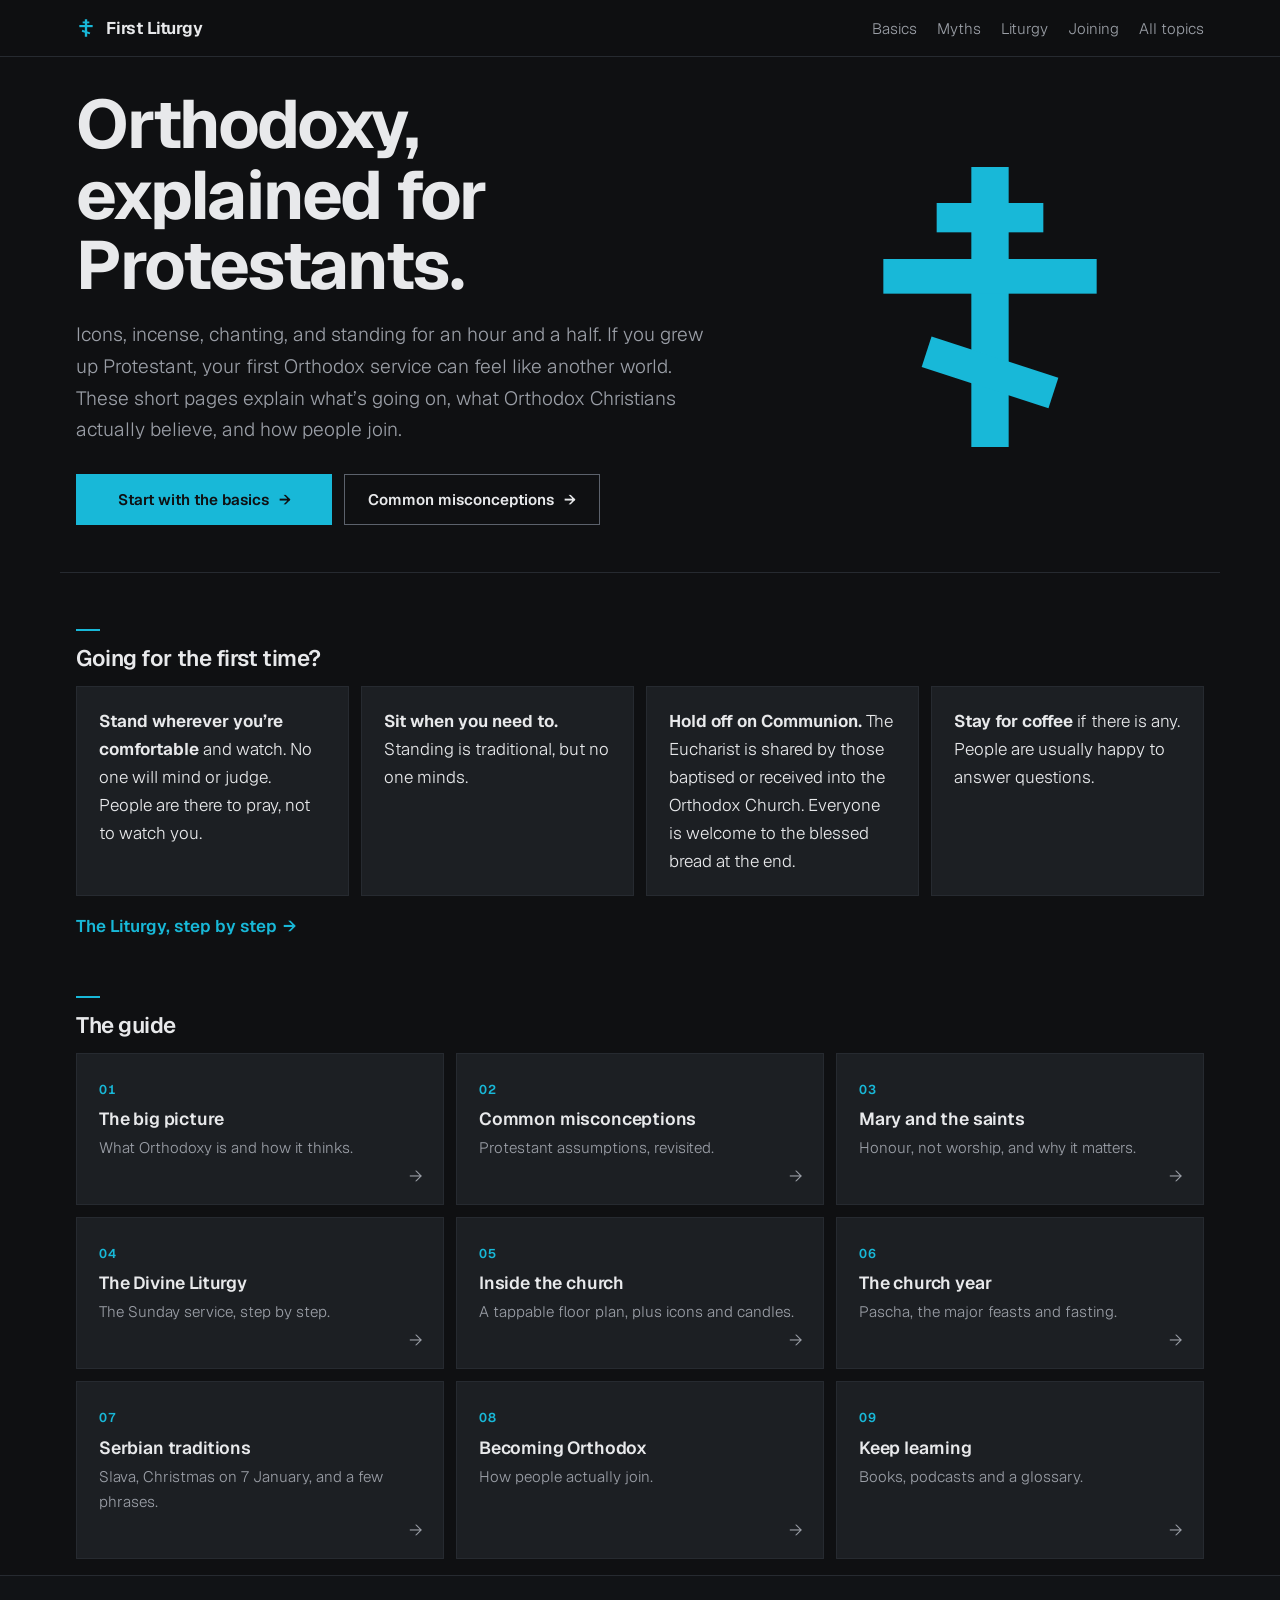
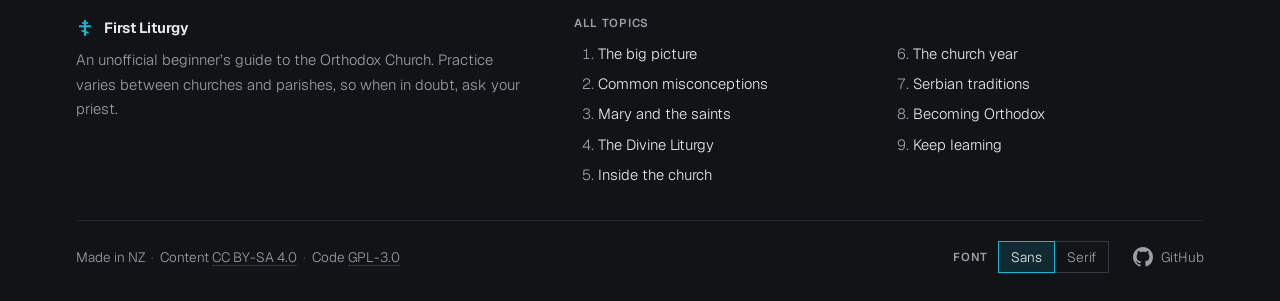
<file: public/index.html>
<!doctype html>
<html lang="en-NZ">
<head>
<meta charset="utf-8">
<meta name="viewport" content="width=device-width, initial-scale=1">
<title>First Liturgy</title>
<meta name="description" content="Orthodoxy, explained for Protestants. Short, plain-English pages on what Orthodox Christians believe, what happens at the Liturgy, and how people join.">
<meta name="color-scheme" content="dark">
<meta name="theme-color" content="#0f1012">
<meta property="og:title" content="First Liturgy">
<meta property="og:description" content="Orthodoxy, explained for Protestants. Short, plain-English pages on what Orthodox Christians believe, what happens at the Liturgy, and how people join.">
<meta property="og:type" content="website">
<link rel="canonical" href="https://firstliturgy.com/">
<meta property="og:url" content="https://firstliturgy.com/">
<link rel="icon" href="assets/img/favicon.svg" type="image/svg+xml">
<link rel="preload" href="assets/fonts/Geist-Variable.woff2" as="font" type="font/woff2" crossorigin>
<script src="assets/js/font-pref.js"></script>
<link rel="stylesheet" href="assets/css/site.css">
<script src="assets/js/site.js" defer></script>
</head>
<body>
<a class="skip" href="#main">Skip to content</a>
<header class="site-header">
  <div class="wrap-wide header-inner">
    <a class="brand" href="index.html"><svg class="brand-mark" viewBox="0 0 24 24" aria-hidden="true" focusable="false"><rect x="10.6" y="1.5" width="2.8" height="21"/><rect x="8" y="4.2" width="8" height="2.2"/><rect x="4" y="8.4" width="16" height="2.6"/><rect x="7" y="15.7" width="10" height="2.4" transform="rotate(18 12 16.9)"/></svg>First Liturgy</a>
    <nav aria-label="Main">
      <ul>
        <li><a href="basics.html">Basics</a></li>
        <li><a href="myths.html">Myths</a></li>
        <li><a href="liturgy.html">Liturgy</a></li>
        <li><a href="becoming.html">Joining</a></li>
        <li><a href="#topics">All topics</a></li>
      </ul>
    </nav>
  </div>
</header>
<main id="main" class="wrap-wide">
<section class="hero">
  <div>
    <h1>Orthodoxy, explained for Protestants.</h1>
    <p class="lede">Icons, incense, chanting, and standing for an hour and a half. If you grew up Protestant, your first Orthodox service can feel like another world. These short pages explain what’s going on, what Orthodox Christians actually believe, and how people join.</p>
    <div class="actions">
      <a class="btn btn-primary" href="basics.html">Start with the basics <span class="arrow" aria-hidden="true">→</span></a>
      <a class="btn" href="myths.html">Common misconceptions <span class="arrow" aria-hidden="true">→</span></a>
    </div>
  </div>
  <svg class="hero-cross" viewBox="0 0 24 24" aria-hidden="true" focusable="false"><rect x="10.6" y="1.5" width="2.8" height="21"/><rect x="8" y="4.2" width="8" height="2.2"/><rect x="4" y="8.4" width="16" height="2.6"/><rect x="7" y="15.7" width="10" height="2.4" transform="rotate(18 12 16.9)"/></svg>
</section>

<h2>Going for the first time?</h2>
<ul class="grid grid-4 stagger">
  <li class="card"><p><strong>Stand wherever you’re comfortable</strong> and watch. No one will mind or judge. People are there to pray, not to watch you.</p></li>
  <li class="card"><p><strong>Sit when you need to.</strong> Standing is traditional, but no one minds.</p></li>
  <li class="card"><p><strong>Hold off on Communion.</strong> The Eucharist is shared by those baptised or received into the Orthodox Church. Everyone is welcome to the blessed bread at the end.</p></li>
  <li class="card"><p><strong>Stay for coffee</strong> if there is any. People are usually happy to answer questions.</p></li>
</ul>
<p><a class="text-link" href="liturgy.html">The Liturgy, step by step <span class="arrow" aria-hidden="true">→</span></a></p>

<h2>The guide</h2>
<ol class="grid grid-3 stagger">
  <li><a class="card" href="basics.html"><span class="num">01</span><h3>The big picture</h3><p>What Orthodoxy is and how it thinks.</p></a></li>
  <li><a class="card" href="myths.html"><span class="num">02</span><h3>Common misconceptions</h3><p>Protestant assumptions, revisited.</p></a></li>
  <li><a class="card" href="mary.html"><span class="num">03</span><h3>Mary and the saints</h3><p>Honour, not worship, and why it matters.</p></a></li>
  <li><a class="card" href="liturgy.html"><span class="num">04</span><h3>The Divine Liturgy</h3><p>The Sunday service, step by step.</p></a></li>
  <li><a class="card" href="church.html"><span class="num">05</span><h3>Inside the church</h3><p>A tappable floor plan, plus icons and candles.</p></a></li>
  <li><a class="card" href="year.html"><span class="num">06</span><h3>The church year</h3><p>Pascha, the major feasts and fasting.</p></a></li>
  <li><a class="card" href="serbian.html"><span class="num">07</span><h3>Serbian traditions</h3><p>Slava, Christmas on 7 January, and a few phrases.</p></a></li>
  <li><a class="card" href="becoming.html"><span class="num">08</span><h3>Becoming Orthodox</h3><p>How people actually join.</p></a></li>
  <li><a class="card" href="resources.html"><span class="num">09</span><h3>Keep learning</h3><p>Books, podcasts and a glossary.</p></a></li>
</ol>
</main>
<footer class="site-footer" id="topics">
  <div class="wrap-wide">
    <div class="footer-top">
      <div>
        <p class="footer-brand"><svg class="brand-mark" viewBox="0 0 24 24" aria-hidden="true" focusable="false"><rect x="10.6" y="1.5" width="2.8" height="21"/><rect x="8" y="4.2" width="8" height="2.2"/><rect x="4" y="8.4" width="16" height="2.6"/><rect x="7" y="15.7" width="10" height="2.4" transform="rotate(18 12 16.9)"/></svg>First Liturgy</p>
        <p>An unofficial beginner’s guide to the Orthodox Church. Practice varies between churches and parishes, so when in doubt, ask your priest.</p>
      </div>
      <div>
        <h2>All topics</h2>
        <ol>
          <li><a href="basics.html">The big picture</a></li>
          <li><a href="myths.html">Common misconceptions</a></li>
          <li><a href="mary.html">Mary and the saints</a></li>
          <li><a href="liturgy.html">The Divine Liturgy</a></li>
          <li><a href="church.html">Inside the church</a></li>
          <li><a href="year.html">The church year</a></li>
          <li><a href="serbian.html">Serbian traditions</a></li>
          <li><a href="becoming.html">Becoming Orthodox</a></li>
          <li><a href="resources.html">Keep learning</a></li>
        </ol>
      </div>
    </div>
    <div class="footer-bottom">
      <p>Made in NZ<span class="sep">·</span>Content <a href="https://creativecommons.org/licenses/by-sa/4.0/" rel="noopener noreferrer license">CC BY-SA 4.0</a><span class="sep">·</span>Code <a href="https://www.gnu.org/licenses/gpl-3.0.html" rel="noopener noreferrer license">GPL-3.0</a></p>
      <div class="footer-tools">
        <div class="font-switch" role="radiogroup" aria-labelledby="font-switch-label" hidden>
          <span class="font-switch-label" id="font-switch-label">Font</span>
          <span class="font-switch-options">
            <button type="button" role="radio" data-font-choice="sans" aria-checked="true" tabindex="0">Sans</button>
            <button type="button" role="radio" data-font-choice="serif" aria-checked="false" tabindex="-1">Serif</button>
          </span>
        </div>
        <a class="gh-link" href="https://github.com/penguin97040/ortho-info" rel="noopener noreferrer" aria-label="Source on GitHub"><svg viewBox="0 0 16 16" aria-hidden="true" focusable="false"><path d="M8 0C3.58 0 0 3.58 0 8c0 3.54 2.29 6.53 5.47 7.59.4.07.55-.17.55-.38 0-.19-.01-.82-.01-1.49-2.01.37-2.53-.49-2.69-.94-.09-.23-.48-.94-.82-1.13-.28-.15-.68-.52-.01-.53.63-.01 1.08.58 1.23.82.72 1.21 1.87.87 2.33.66.07-.52.28-.87.51-1.07-1.78-.2-3.64-.89-3.64-3.95 0-.87.31-1.59.82-2.15-.08-.2-.36-1.02.08-2.12 0 0 .67-.21 2.2.82.64-.18 1.32-.27 2-.27.68 0 1.36.09 2 .27 1.53-1.04 2.2-.82 2.2-.82.44 1.1.16 1.92.08 2.12.51.56.82 1.27.82 2.15 0 3.07-1.87 3.75-3.65 3.95.29.25.54.73.54 1.48 0 1.07-.01 1.93-.01 2.2 0 .21.15.46.55.38A8.013 8.013 0 0016 8c0-4.42-3.58-8-8-8z"/></svg><span>GitHub</span></a>
      </div>
    </div>
  </div>
</footer>
</body>
</html>
</file>
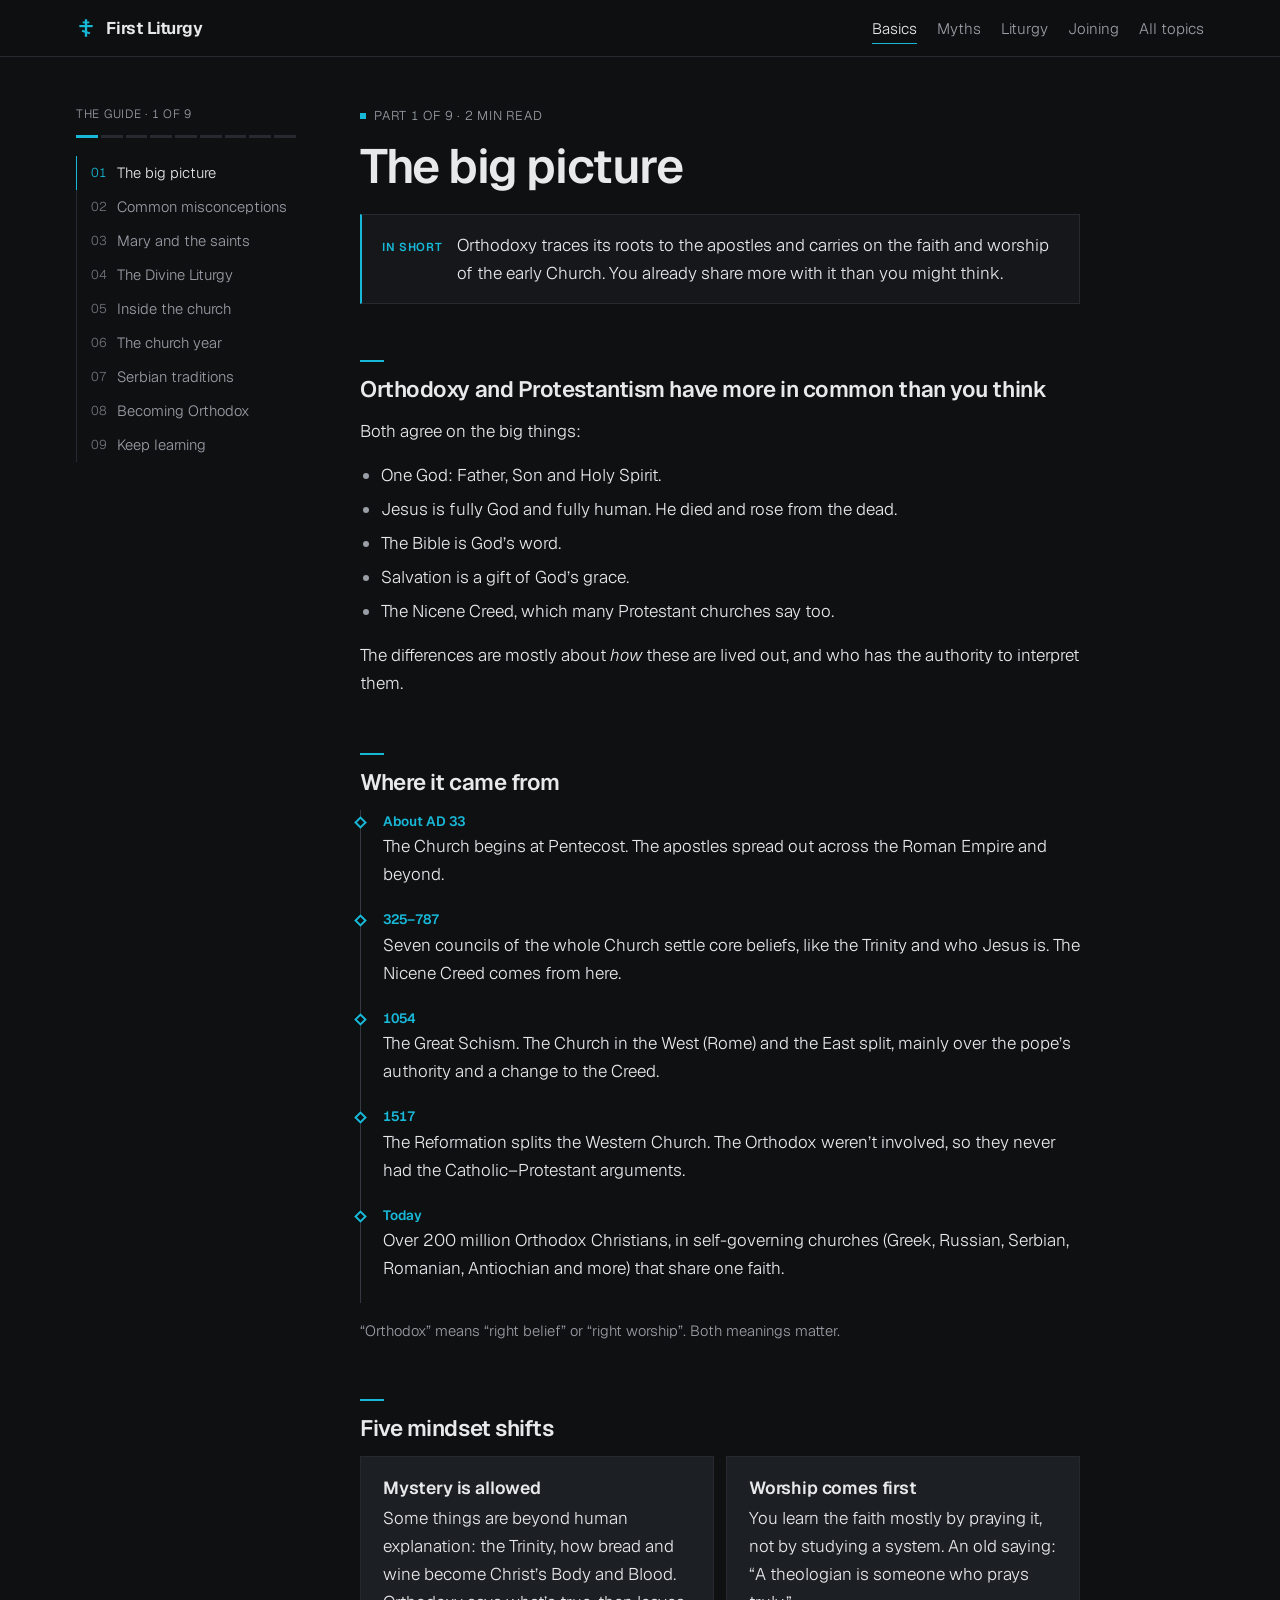
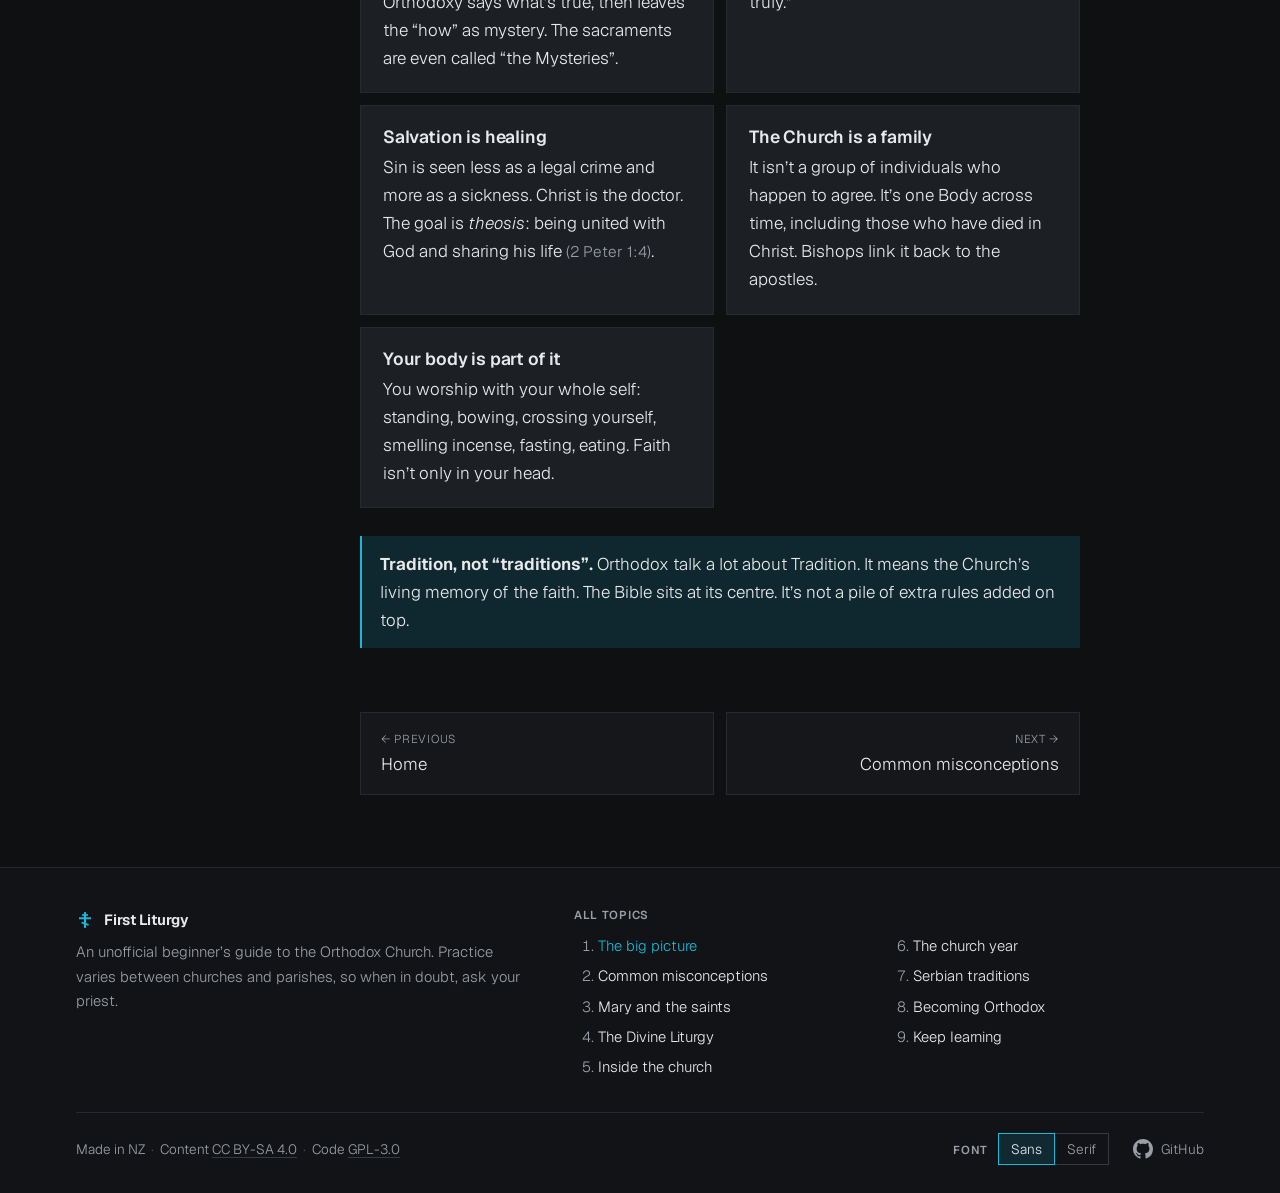
<file: public/basics.html>
<!doctype html>
<html lang="en-NZ">
<head>
<meta charset="utf-8">
<meta name="viewport" content="width=device-width, initial-scale=1">
<title>The big picture · First Liturgy</title>
<meta name="description" content="What Orthodoxy is, where it came from, and how it thinks differently.">
<meta name="color-scheme" content="dark">
<meta name="theme-color" content="#0f1012">
<meta property="og:title" content="The big picture · First Liturgy">
<meta property="og:description" content="What Orthodoxy is, where it came from, and how it thinks differently.">
<meta property="og:type" content="website">
<link rel="canonical" href="https://firstliturgy.com/basics">
<meta property="og:url" content="https://firstliturgy.com/basics">
<link rel="icon" href="assets/img/favicon.svg" type="image/svg+xml">
<link rel="preload" href="assets/fonts/Geist-Variable.woff2" as="font" type="font/woff2" crossorigin>
<script src="assets/js/font-pref.js"></script>
<link rel="stylesheet" href="assets/css/site.css">
<script src="assets/js/site.js" defer></script>
</head>
<body>
<a class="skip" href="#main">Skip to content</a>
<header class="site-header">
  <div class="wrap-wide header-inner">
    <a class="brand" href="index.html"><svg class="brand-mark" viewBox="0 0 24 24" aria-hidden="true" focusable="false"><rect x="10.6" y="1.5" width="2.8" height="21"/><rect x="8" y="4.2" width="8" height="2.2"/><rect x="4" y="8.4" width="16" height="2.6"/><rect x="7" y="15.7" width="10" height="2.4" transform="rotate(18 12 16.9)"/></svg>First Liturgy</a>
    <nav aria-label="Main">
      <ul>
        <li><a href="basics.html" aria-current="page">Basics</a></li>
        <li><a href="myths.html">Myths</a></li>
        <li><a href="liturgy.html">Liturgy</a></li>
        <li><a href="becoming.html">Joining</a></li>
        <li><a href="#topics">All topics</a></li>
      </ul>
    </nav>
  </div>
</header>
<div class="wrap-wide layout">
  <aside class="sidebar" aria-label="Guide contents">
    <p class="sidebar-label">The guide · 1 of 9</p>
    <div class="progress" aria-hidden="true"><span class="on"></span><span></span><span></span><span></span><span></span><span></span><span></span><span></span><span></span></div>
    <ol>
      <li><a href="basics.html" aria-current="page"><span>01</span>The big picture</a></li>
      <li><a href="myths.html"><span>02</span>Common misconceptions</a></li>
      <li><a href="mary.html"><span>03</span>Mary and the saints</a></li>
      <li><a href="liturgy.html"><span>04</span>The Divine Liturgy</a></li>
      <li><a href="church.html"><span>05</span>Inside the church</a></li>
      <li><a href="year.html"><span>06</span>The church year</a></li>
      <li><a href="serbian.html"><span>07</span>Serbian traditions</a></li>
      <li><a href="becoming.html"><span>08</span>Becoming Orthodox</a></li>
      <li><a href="resources.html"><span>09</span>Keep learning</a></li>
    </ol>
  </aside>
  <main id="main" class="content">
<p class="eyebrow">Part 1 of 9 · 2 min read</p>

<h1>The big picture</h1>

<p class="tldr"><span>In short</span> Orthodoxy traces its roots to the apostles and carries on the faith and worship of the early Church. You already share more with it than you might think.</p>

<h2>Orthodoxy and Protestantism have more in common than you think</h2>
<p>Both agree on the big things:</p>
<ul>
  <li>One God: Father, Son and Holy Spirit.</li>
  <li>Jesus is fully God and fully human. He died and rose from the dead.</li>
  <li>The Bible is God’s word.</li>
  <li>Salvation is a gift of God’s grace.</li>
  <li>The Nicene Creed, which many Protestant churches say too.</li>
</ul>
<p>The differences are mostly about <em>how</em> these are lived out, and who has the authority to interpret them.</p>

<h2>Where it came from</h2>
<ol class="timeline">
  <li><b>About AD 33</b>The Church begins at Pentecost. The apostles spread out across the Roman Empire and beyond.</li>
  <li><b>325–787</b>Seven councils of the whole Church settle core beliefs, like the Trinity and who Jesus is. The Nicene Creed comes from here.</li>
  <li><b>1054</b>The Great Schism. The Church in the West (Rome) and the East split, mainly over the pope’s authority and a change to the Creed.</li>
  <li><b>1517</b>The Reformation splits the Western Church. The Orthodox weren’t involved, so they never had the Catholic–Protestant arguments.</li>
  <li><b>Today</b>Over 200 million Orthodox Christians, in self-governing churches (Greek, Russian, Serbian, Romanian, Antiochian and more) that share one faith.</li>
</ol>
<p class="small muted">“Orthodox” means “right belief” or “right worship”. Both meanings matter.</p>

<h2>Five mindset shifts</h2>
<ul class="grid grid-2">
  <li class="card">
    <h3>Mystery is allowed</h3>
    <p>Some things are beyond human explanation: the Trinity, how bread and wine become Christ’s Body and Blood. Orthodoxy says what’s true, then leaves the “how” as mystery. The sacraments are even called “the Mysteries”.</p>
  </li>
  <li class="card">
    <h3>Worship comes first</h3>
    <p>You learn the faith mostly by praying it, not by studying a system. An old saying: “A theologian is someone who prays truly.”</p>
  </li>
  <li class="card">
    <h3>Salvation is healing</h3>
    <p>Sin is seen less as a legal crime and more as a sickness. Christ is the doctor. The goal is <em>theosis</em>: being united with God and sharing his life <span class="ref">(2 Peter 1:4)</span>.</p>
  </li>
  <li class="card">
    <h3>The Church is a family</h3>
    <p>It isn’t a group of individuals who happen to agree. It’s one Body across time, including those who have died in Christ. Bishops link it back to the apostles.</p>
  </li>
  <li class="card">
    <h3>Your body is part of it</h3>
    <p>You worship with your whole self: standing, bowing, crossing yourself, smelling incense, fasting, eating. Faith isn’t only in your head.</p>
  </li>
</ul>

<div class="note">
  <p><strong>Tradition, not “traditions”.</strong> Orthodox talk a lot about Tradition. It means the Church’s living memory of the faith. The Bible sits at its centre. It’s not a pile of extra rules added on top.</p>
</div>

<nav class="pager" aria-label="Previous and next">
  <a class="prev" href="index.html"><span>← Previous</span>Home</a>
  <a class="next" href="myths.html"><span>Next →</span>Common misconceptions</a>
</nav>
  </main>
</div>
<footer class="site-footer" id="topics">
  <div class="wrap-wide">
    <div class="footer-top">
      <div>
        <p class="footer-brand"><svg class="brand-mark" viewBox="0 0 24 24" aria-hidden="true" focusable="false"><rect x="10.6" y="1.5" width="2.8" height="21"/><rect x="8" y="4.2" width="8" height="2.2"/><rect x="4" y="8.4" width="16" height="2.6"/><rect x="7" y="15.7" width="10" height="2.4" transform="rotate(18 12 16.9)"/></svg>First Liturgy</p>
        <p>An unofficial beginner’s guide to the Orthodox Church. Practice varies between churches and parishes, so when in doubt, ask your priest.</p>
      </div>
      <div>
        <h2>All topics</h2>
        <ol>
          <li><a href="basics.html" aria-current="page">The big picture</a></li>
          <li><a href="myths.html">Common misconceptions</a></li>
          <li><a href="mary.html">Mary and the saints</a></li>
          <li><a href="liturgy.html">The Divine Liturgy</a></li>
          <li><a href="church.html">Inside the church</a></li>
          <li><a href="year.html">The church year</a></li>
          <li><a href="serbian.html">Serbian traditions</a></li>
          <li><a href="becoming.html">Becoming Orthodox</a></li>
          <li><a href="resources.html">Keep learning</a></li>
        </ol>
      </div>
    </div>
    <div class="footer-bottom">
      <p>Made in NZ<span class="sep">·</span>Content <a href="https://creativecommons.org/licenses/by-sa/4.0/" rel="noopener noreferrer license">CC BY-SA 4.0</a><span class="sep">·</span>Code <a href="https://www.gnu.org/licenses/gpl-3.0.html" rel="noopener noreferrer license">GPL-3.0</a></p>
      <div class="footer-tools">
        <div class="font-switch" role="radiogroup" aria-labelledby="font-switch-label" hidden>
          <span class="font-switch-label" id="font-switch-label">Font</span>
          <span class="font-switch-options">
            <button type="button" role="radio" data-font-choice="sans" aria-checked="true" tabindex="0">Sans</button>
            <button type="button" role="radio" data-font-choice="serif" aria-checked="false" tabindex="-1">Serif</button>
          </span>
        </div>
        <a class="gh-link" href="https://github.com/penguin97040/ortho-info" rel="noopener noreferrer" aria-label="Source on GitHub"><svg viewBox="0 0 16 16" aria-hidden="true" focusable="false"><path d="M8 0C3.58 0 0 3.58 0 8c0 3.54 2.29 6.53 5.47 7.59.4.07.55-.17.55-.38 0-.19-.01-.82-.01-1.49-2.01.37-2.53-.49-2.69-.94-.09-.23-.48-.94-.82-1.13-.28-.15-.68-.52-.01-.53.63-.01 1.08.58 1.23.82.72 1.21 1.87.87 2.33.66.07-.52.28-.87.51-1.07-1.78-.2-3.64-.89-3.64-3.95 0-.87.31-1.59.82-2.15-.08-.2-.36-1.02.08-2.12 0 0 .67-.21 2.2.82.64-.18 1.32-.27 2-.27.68 0 1.36.09 2 .27 1.53-1.04 2.2-.82 2.2-.82.44 1.1.16 1.92.08 2.12.51.56.82 1.27.82 2.15 0 3.07-1.87 3.75-3.65 3.95.29.25.54.73.54 1.48 0 1.07-.01 1.93-.01 2.2 0 .21.15.46.55.38A8.013 8.013 0 0016 8c0-4.42-3.58-8-8-8z"/></svg><span>GitHub</span></a>
      </div>
    </div>
  </div>
</footer>
</body>
</html>
</file>
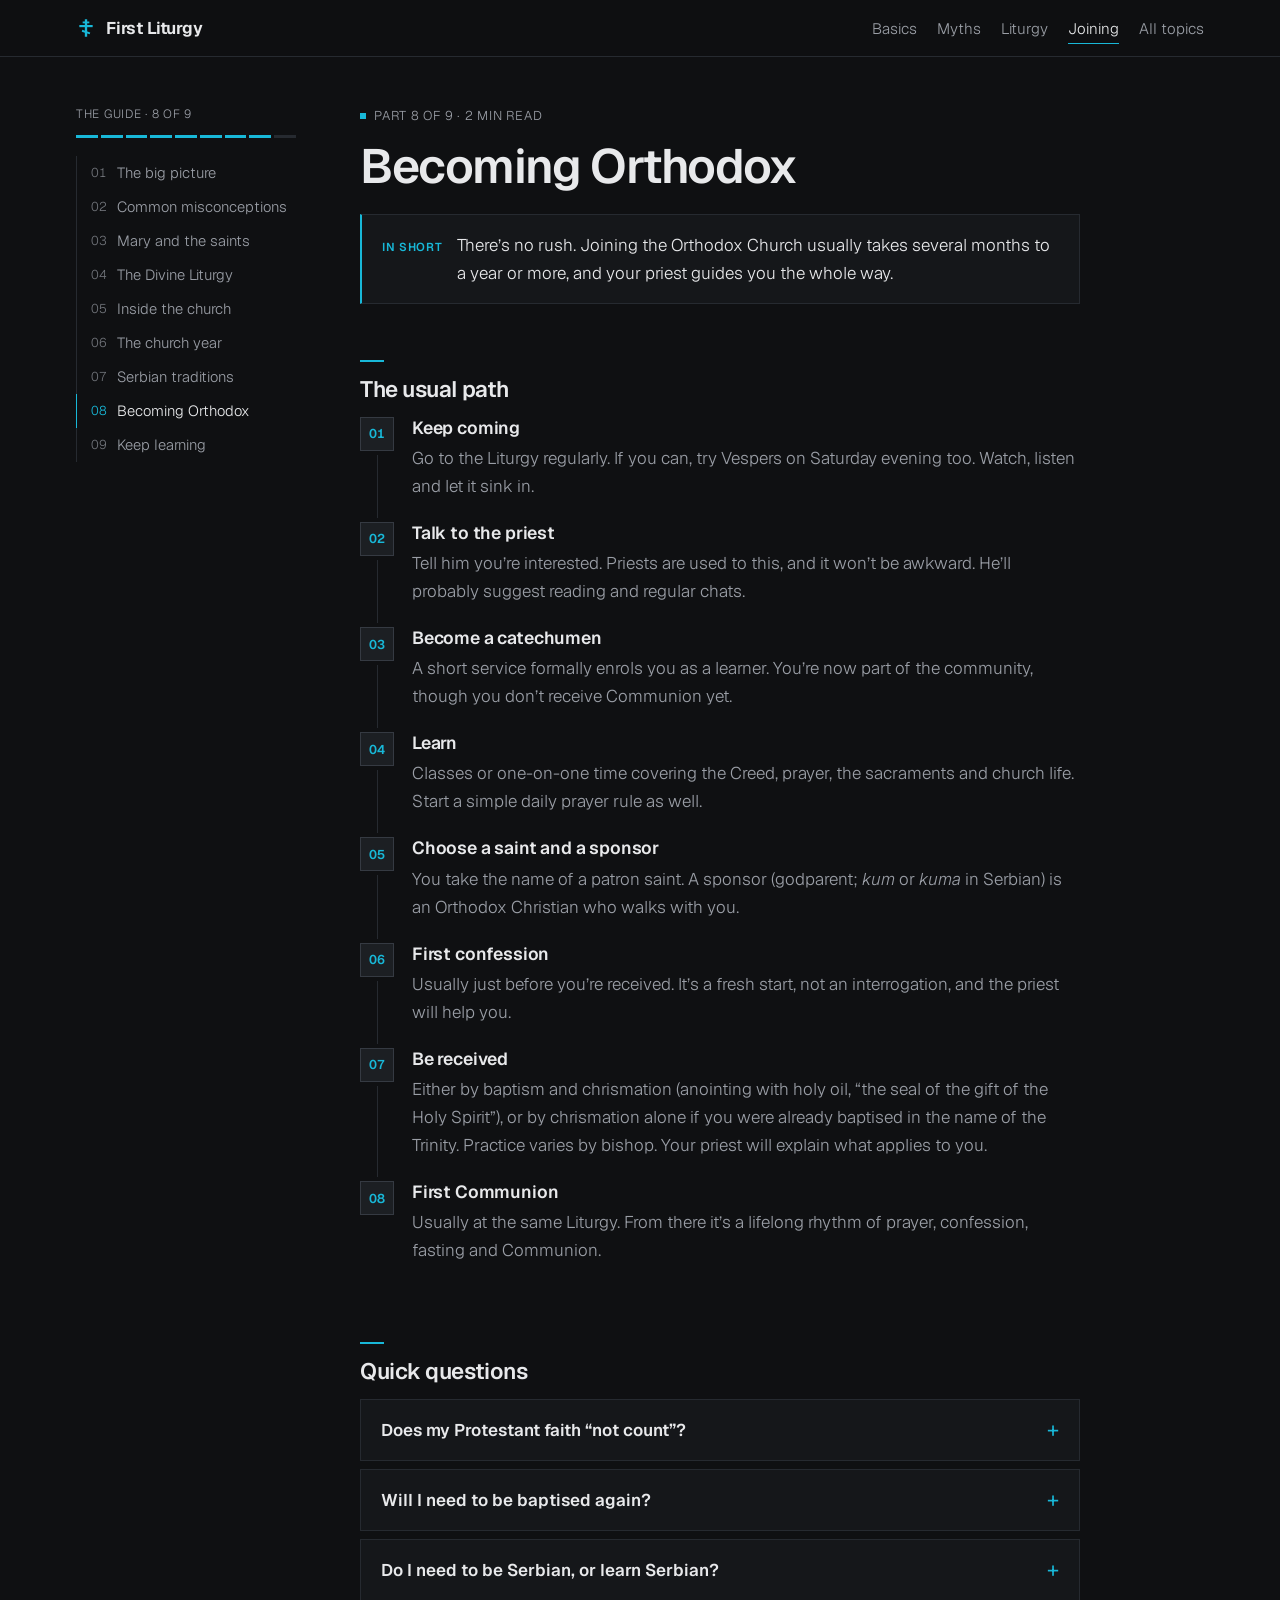
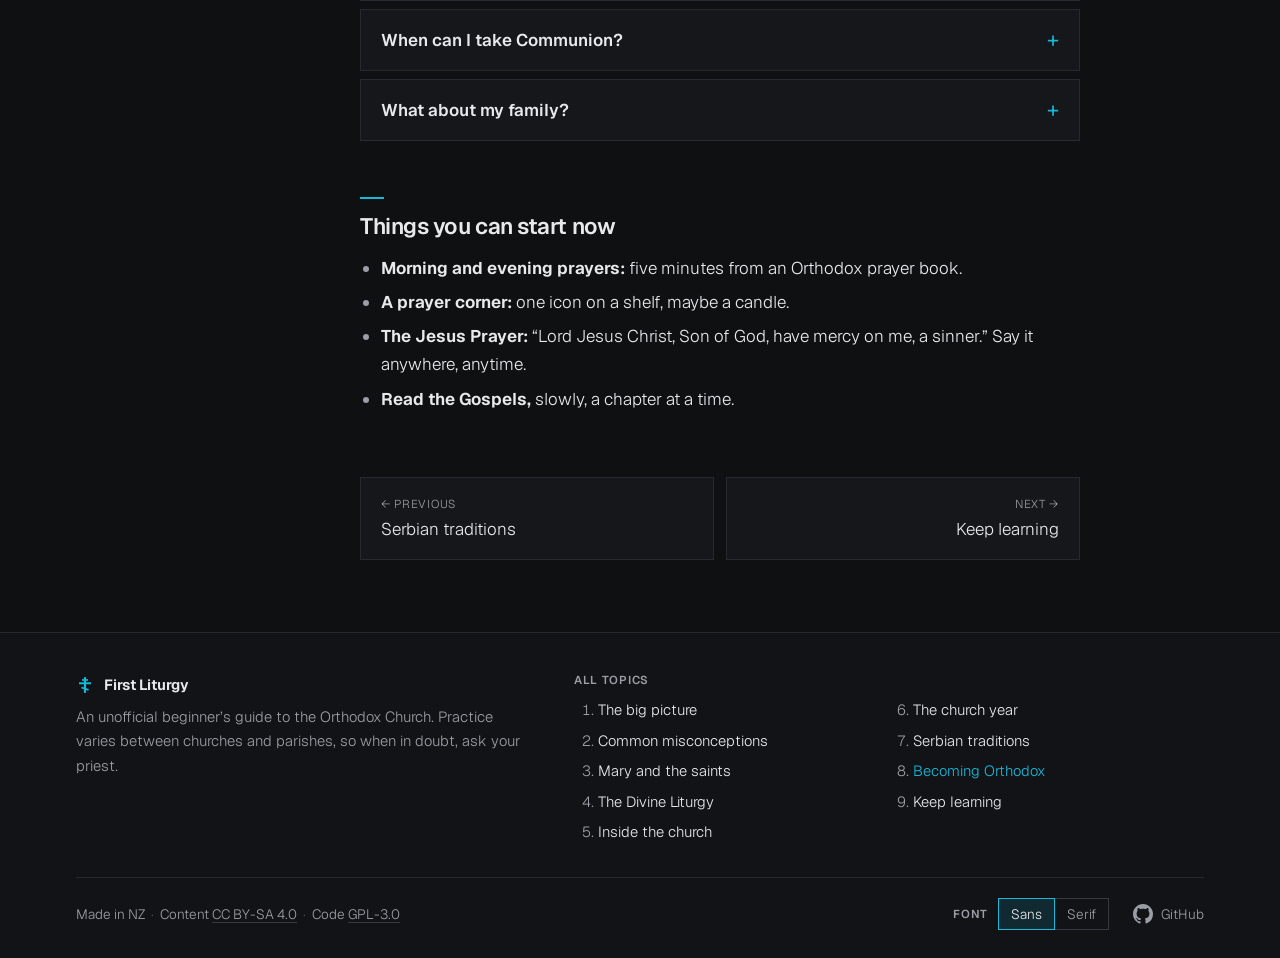
<file: public/becoming.html>
<!doctype html>
<html lang="en-NZ">
<head>
<meta charset="utf-8">
<meta name="viewport" content="width=device-width, initial-scale=1">
<title>Becoming Orthodox · First Liturgy</title>
<meta name="description" content="How people actually join the Orthodox Church, step by step.">
<meta name="color-scheme" content="dark">
<meta name="theme-color" content="#0f1012">
<meta property="og:title" content="Becoming Orthodox · First Liturgy">
<meta property="og:description" content="How people actually join the Orthodox Church, step by step.">
<meta property="og:type" content="website">
<link rel="canonical" href="https://firstliturgy.com/becoming">
<meta property="og:url" content="https://firstliturgy.com/becoming">
<link rel="icon" href="assets/img/favicon.svg" type="image/svg+xml">
<link rel="preload" href="assets/fonts/Geist-Variable.woff2" as="font" type="font/woff2" crossorigin>
<script src="assets/js/font-pref.js"></script>
<link rel="stylesheet" href="assets/css/site.css">
<script src="assets/js/site.js" defer></script>
</head>
<body>
<a class="skip" href="#main">Skip to content</a>
<header class="site-header">
  <div class="wrap-wide header-inner">
    <a class="brand" href="index.html"><svg class="brand-mark" viewBox="0 0 24 24" aria-hidden="true" focusable="false"><rect x="10.6" y="1.5" width="2.8" height="21"/><rect x="8" y="4.2" width="8" height="2.2"/><rect x="4" y="8.4" width="16" height="2.6"/><rect x="7" y="15.7" width="10" height="2.4" transform="rotate(18 12 16.9)"/></svg>First Liturgy</a>
    <nav aria-label="Main">
      <ul>
        <li><a href="basics.html">Basics</a></li>
        <li><a href="myths.html">Myths</a></li>
        <li><a href="liturgy.html">Liturgy</a></li>
        <li><a href="becoming.html" aria-current="page">Joining</a></li>
        <li><a href="#topics">All topics</a></li>
      </ul>
    </nav>
  </div>
</header>
<div class="wrap-wide layout">
  <aside class="sidebar" aria-label="Guide contents">
    <p class="sidebar-label">The guide · 8 of 9</p>
    <div class="progress" aria-hidden="true"><span class="on"></span><span class="on"></span><span class="on"></span><span class="on"></span><span class="on"></span><span class="on"></span><span class="on"></span><span class="on"></span><span></span></div>
    <ol>
      <li><a href="basics.html"><span>01</span>The big picture</a></li>
      <li><a href="myths.html"><span>02</span>Common misconceptions</a></li>
      <li><a href="mary.html"><span>03</span>Mary and the saints</a></li>
      <li><a href="liturgy.html"><span>04</span>The Divine Liturgy</a></li>
      <li><a href="church.html"><span>05</span>Inside the church</a></li>
      <li><a href="year.html"><span>06</span>The church year</a></li>
      <li><a href="serbian.html"><span>07</span>Serbian traditions</a></li>
      <li><a href="becoming.html" aria-current="page"><span>08</span>Becoming Orthodox</a></li>
      <li><a href="resources.html"><span>09</span>Keep learning</a></li>
    </ol>
  </aside>
  <main id="main" class="content">
<p class="eyebrow">Part 8 of 9 · 2 min read</p>

<h1>Becoming Orthodox</h1>

<p class="tldr"><span>In short</span> There’s no rush. Joining the Orthodox Church usually takes several months to a year or more, and your priest guides you the whole way.</p>

<h2>The usual path</h2>
<ol class="steps">
  <li>
    <h3>Keep coming</h3>
    <p>Go to the Liturgy regularly. If you can, try Vespers on Saturday evening too. Watch, listen and let it sink in.</p>
  </li>
  <li>
    <h3>Talk to the priest</h3>
    <p>Tell him you’re interested. Priests are used to this, and it won’t be awkward. He’ll probably suggest reading and regular chats.</p>
  </li>
  <li>
    <h3>Become a catechumen</h3>
    <p>A short service formally enrols you as a learner. You’re now part of the community, though you don’t receive Communion yet.</p>
  </li>
  <li>
    <h3>Learn</h3>
    <p>Classes or one-on-one time covering the Creed, prayer, the sacraments and church life. Start a simple daily prayer rule as well.</p>
  </li>
  <li>
    <h3>Choose a saint and a sponsor</h3>
    <p>You take the name of a patron saint. A sponsor (godparent; <em>kum</em> or <em>kuma</em> in Serbian) is an Orthodox Christian who walks with you.</p>
  </li>
  <li>
    <h3>First confession</h3>
    <p>Usually just before you’re received. It’s a fresh start, not an interrogation, and the priest will help you.</p>
  </li>
  <li>
    <h3>Be received</h3>
    <p>Either by baptism and chrismation (anointing with holy oil, “the seal of the gift of the Holy Spirit”), or by chrismation alone if you were already baptised in the name of the Trinity. Practice varies by bishop. Your priest will explain what applies to you.</p>
  </li>
  <li>
    <h3>First Communion</h3>
    <p>Usually at the same Liturgy. From there it’s a lifelong rhythm of prayer, confession, fasting and Communion.</p>
  </li>
</ol>

<h2>Quick questions</h2>
<details>
  <summary>Does my Protestant faith “not count”?</summary>
  <div class="details-body"><p>Your love for Christ and the Bible is real, and you bring it with you. Converts often say it felt like building on what they already had, not starting over.</p></div>
</details>
<details>
  <summary>Will I need to be baptised again?</summary>
  <div class="details-body"><p>It depends on the bishop and the parish. Some receive baptised Christians by chrismation, others baptise all converts. Your priest is the best person to ask.</p></div>
</details>
<details>
  <summary>Do I need to be Serbian, or learn Serbian?</summary>
  <div class="details-body"><p>Not at all. Picking up a few phrases is a nice gesture, but the faith is the same in any language.</p></div>
</details>
<details>
  <summary>When can I take Communion?</summary>
  <div class="details-body"><p>Once you’ve been received into the Church. Until then, you’re welcome to the blessed bread at the end of the Liturgy, and you can ask the priest for a blessing.</p></div>
</details>
<details>
  <summary>What about my family?</summary>
  <div class="details-body"><p>Many converts have Protestant or non-religious families. Go gently. You don’t need to win any arguments. Living it out is the best explanation.</p></div>
</details>

<h2>Things you can start now</h2>
<ul>
  <li><strong>Morning and evening prayers:</strong> five minutes from an Orthodox prayer book.</li>
  <li><strong>A prayer corner:</strong> one icon on a shelf, maybe a candle.</li>
  <li><strong>The Jesus Prayer:</strong> “Lord Jesus Christ, Son of God, have mercy on me, a sinner.” Say it anywhere, anytime.</li>
  <li><strong>Read the Gospels,</strong> slowly, a chapter at a time.</li>
</ul>

<nav class="pager" aria-label="Previous and next">
  <a class="prev" href="serbian.html"><span>← Previous</span>Serbian traditions</a>
  <a class="next" href="resources.html"><span>Next →</span>Keep learning</a>
</nav>
  </main>
</div>
<footer class="site-footer" id="topics">
  <div class="wrap-wide">
    <div class="footer-top">
      <div>
        <p class="footer-brand"><svg class="brand-mark" viewBox="0 0 24 24" aria-hidden="true" focusable="false"><rect x="10.6" y="1.5" width="2.8" height="21"/><rect x="8" y="4.2" width="8" height="2.2"/><rect x="4" y="8.4" width="16" height="2.6"/><rect x="7" y="15.7" width="10" height="2.4" transform="rotate(18 12 16.9)"/></svg>First Liturgy</p>
        <p>An unofficial beginner’s guide to the Orthodox Church. Practice varies between churches and parishes, so when in doubt, ask your priest.</p>
      </div>
      <div>
        <h2>All topics</h2>
        <ol>
          <li><a href="basics.html">The big picture</a></li>
          <li><a href="myths.html">Common misconceptions</a></li>
          <li><a href="mary.html">Mary and the saints</a></li>
          <li><a href="liturgy.html">The Divine Liturgy</a></li>
          <li><a href="church.html">Inside the church</a></li>
          <li><a href="year.html">The church year</a></li>
          <li><a href="serbian.html">Serbian traditions</a></li>
          <li><a href="becoming.html" aria-current="page">Becoming Orthodox</a></li>
          <li><a href="resources.html">Keep learning</a></li>
        </ol>
      </div>
    </div>
    <div class="footer-bottom">
      <p>Made in NZ<span class="sep">·</span>Content <a href="https://creativecommons.org/licenses/by-sa/4.0/" rel="noopener noreferrer license">CC BY-SA 4.0</a><span class="sep">·</span>Code <a href="https://www.gnu.org/licenses/gpl-3.0.html" rel="noopener noreferrer license">GPL-3.0</a></p>
      <div class="footer-tools">
        <div class="font-switch" role="radiogroup" aria-labelledby="font-switch-label" hidden>
          <span class="font-switch-label" id="font-switch-label">Font</span>
          <span class="font-switch-options">
            <button type="button" role="radio" data-font-choice="sans" aria-checked="true" tabindex="0">Sans</button>
            <button type="button" role="radio" data-font-choice="serif" aria-checked="false" tabindex="-1">Serif</button>
          </span>
        </div>
        <a class="gh-link" href="https://github.com/penguin97040/ortho-info" rel="noopener noreferrer" aria-label="Source on GitHub"><svg viewBox="0 0 16 16" aria-hidden="true" focusable="false"><path d="M8 0C3.58 0 0 3.58 0 8c0 3.54 2.29 6.53 5.47 7.59.4.07.55-.17.55-.38 0-.19-.01-.82-.01-1.49-2.01.37-2.53-.49-2.69-.94-.09-.23-.48-.94-.82-1.13-.28-.15-.68-.52-.01-.53.63-.01 1.08.58 1.23.82.72 1.21 1.87.87 2.33.66.07-.52.28-.87.51-1.07-1.78-.2-3.64-.89-3.64-3.95 0-.87.31-1.59.82-2.15-.08-.2-.36-1.02.08-2.12 0 0 .67-.21 2.2.82.64-.18 1.32-.27 2-.27.68 0 1.36.09 2 .27 1.53-1.04 2.2-.82 2.2-.82.44 1.1.16 1.92.08 2.12.51.56.82 1.27.82 2.15 0 3.07-1.87 3.75-3.65 3.95.29.25.54.73.54 1.48 0 1.07-.01 1.93-.01 2.2 0 .21.15.46.55.38A8.013 8.013 0 0016 8c0-4.42-3.58-8-8-8z"/></svg><span>GitHub</span></a>
      </div>
    </div>
  </div>
</footer>
</body>
</html>
</file>
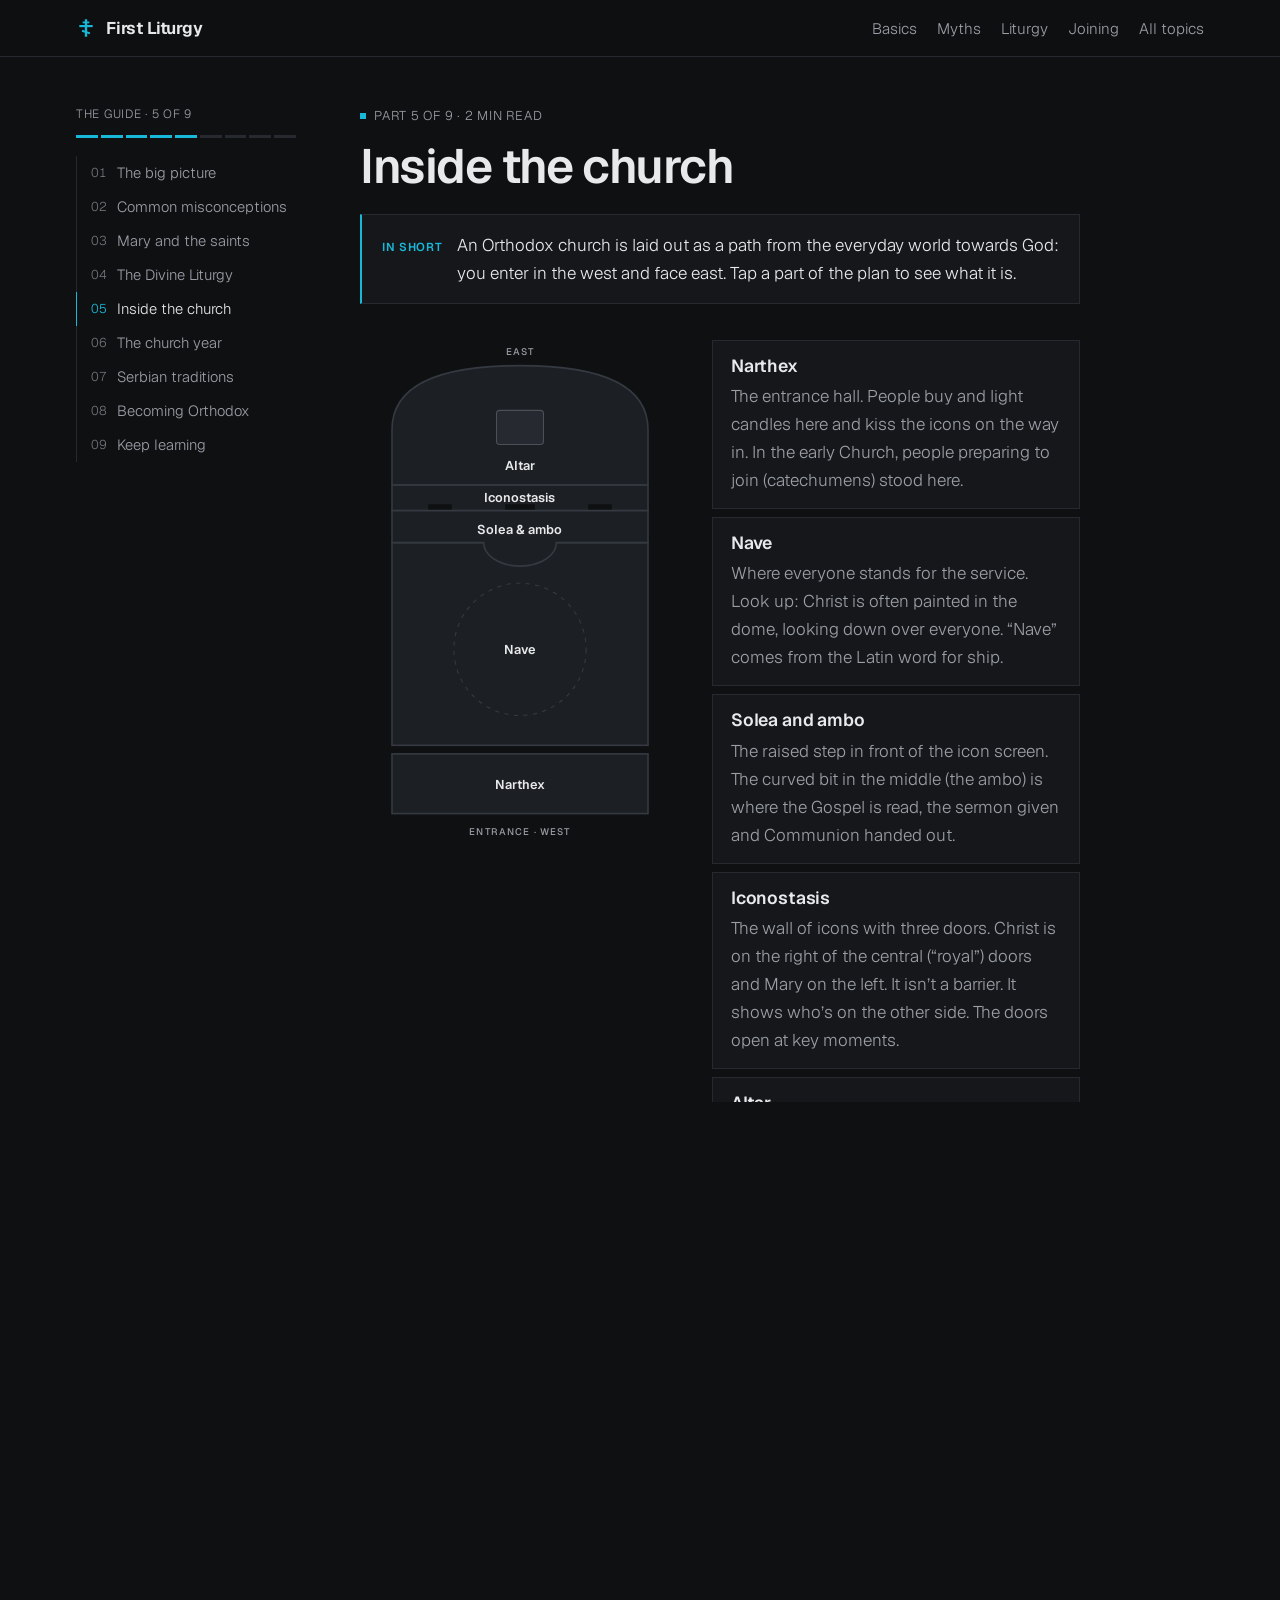
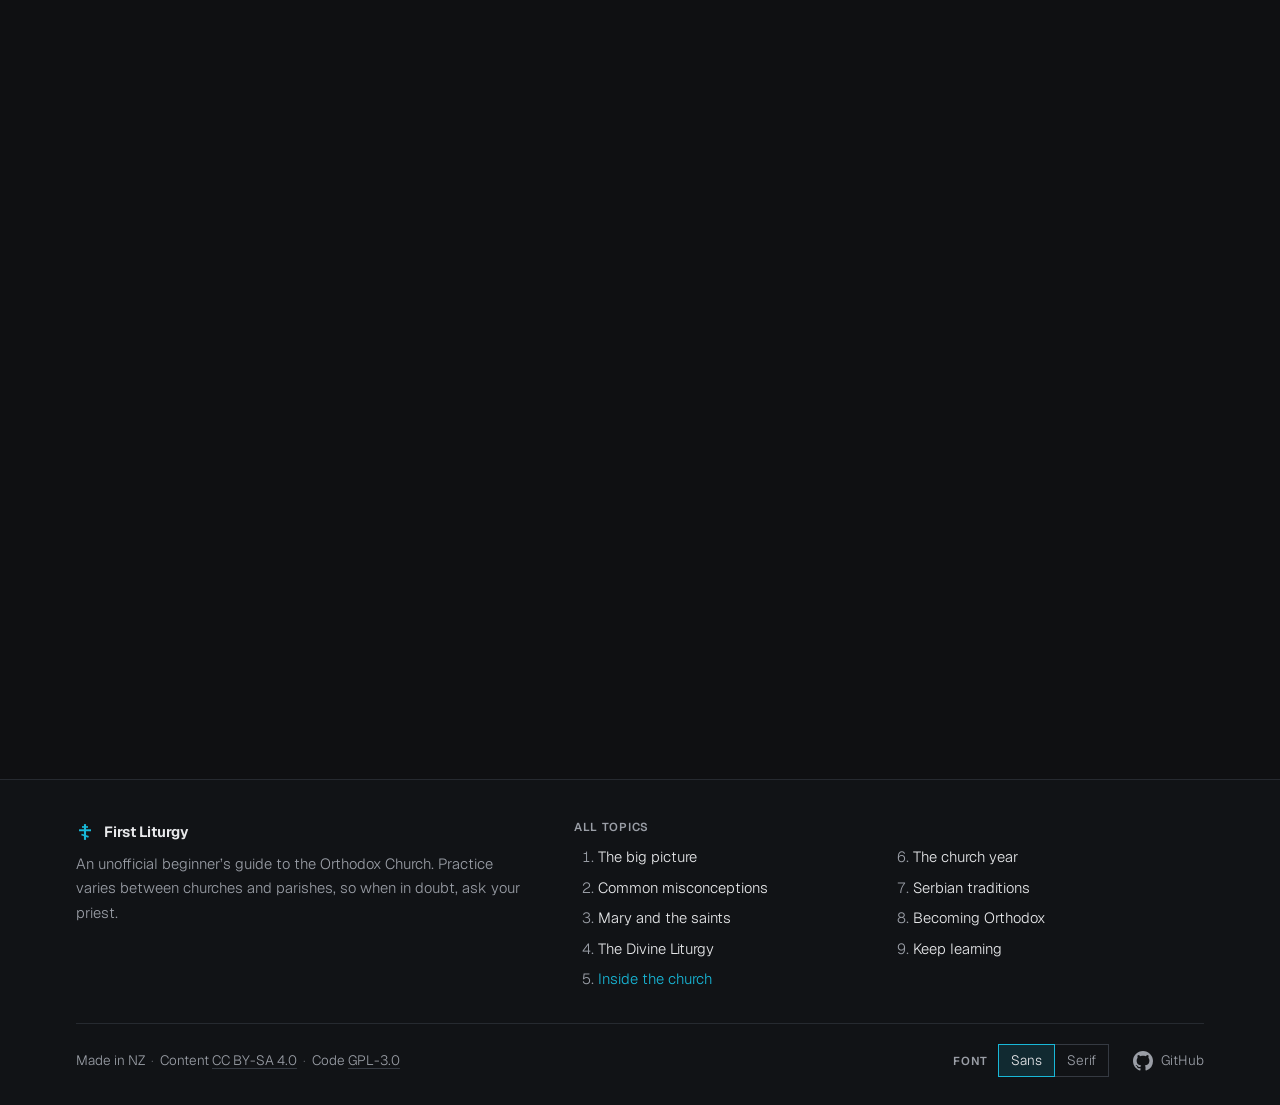
<file: public/church.html>
<!doctype html>
<html lang="en-NZ">
<head>
<meta charset="utf-8">
<meta name="viewport" content="width=device-width, initial-scale=1">
<title>Inside the church · First Liturgy</title>
<meta name="description" content="What each part of an Orthodox church is, plus icons, candles and gestures.">
<meta name="color-scheme" content="dark">
<meta name="theme-color" content="#0f1012">
<meta property="og:title" content="Inside the church · First Liturgy">
<meta property="og:description" content="What each part of an Orthodox church is, plus icons, candles and gestures.">
<meta property="og:type" content="website">
<link rel="canonical" href="https://firstliturgy.com/church">
<meta property="og:url" content="https://firstliturgy.com/church">
<link rel="icon" href="assets/img/favicon.svg" type="image/svg+xml">
<link rel="preload" href="assets/fonts/Geist-Variable.woff2" as="font" type="font/woff2" crossorigin>
<script src="assets/js/font-pref.js"></script>
<link rel="stylesheet" href="assets/css/site.css">
<script src="assets/js/site.js" defer></script>
</head>
<body>
<a class="skip" href="#main">Skip to content</a>
<header class="site-header">
  <div class="wrap-wide header-inner">
    <a class="brand" href="index.html"><svg class="brand-mark" viewBox="0 0 24 24" aria-hidden="true" focusable="false"><rect x="10.6" y="1.5" width="2.8" height="21"/><rect x="8" y="4.2" width="8" height="2.2"/><rect x="4" y="8.4" width="16" height="2.6"/><rect x="7" y="15.7" width="10" height="2.4" transform="rotate(18 12 16.9)"/></svg>First Liturgy</a>
    <nav aria-label="Main">
      <ul>
        <li><a href="basics.html">Basics</a></li>
        <li><a href="myths.html">Myths</a></li>
        <li><a href="liturgy.html">Liturgy</a></li>
        <li><a href="becoming.html">Joining</a></li>
        <li><a href="#topics">All topics</a></li>
      </ul>
    </nav>
  </div>
</header>
<div class="wrap-wide layout">
  <aside class="sidebar" aria-label="Guide contents">
    <p class="sidebar-label">The guide · 5 of 9</p>
    <div class="progress" aria-hidden="true"><span class="on"></span><span class="on"></span><span class="on"></span><span class="on"></span><span class="on"></span><span></span><span></span><span></span><span></span></div>
    <ol>
      <li><a href="basics.html"><span>01</span>The big picture</a></li>
      <li><a href="myths.html"><span>02</span>Common misconceptions</a></li>
      <li><a href="mary.html"><span>03</span>Mary and the saints</a></li>
      <li><a href="liturgy.html"><span>04</span>The Divine Liturgy</a></li>
      <li><a href="church.html" aria-current="page"><span>05</span>Inside the church</a></li>
      <li><a href="year.html"><span>06</span>The church year</a></li>
      <li><a href="serbian.html"><span>07</span>Serbian traditions</a></li>
      <li><a href="becoming.html"><span>08</span>Becoming Orthodox</a></li>
      <li><a href="resources.html"><span>09</span>Keep learning</a></li>
    </ol>
  </aside>
  <main id="main" class="content">
<p class="eyebrow">Part 5 of 9 · 2 min read</p>

<h1>Inside the church</h1>

<p class="tldr"><span>In short</span> An Orthodox church is laid out as a path from the everyday world towards God: you enter in the west and face east. Tap a part of the plan to see what it is.</p>

<div class="plan" data-plan>
  <svg viewBox="0 0 300 470" role="img" aria-labelledby="plan-title">
    <title id="plan-title">Floor plan of an Orthodox church, from the entrance in the west to the altar in the east</title>
    <text class="dim" x="150" y="14">EAST</text>
    <a href="#plan-altar" aria-label="Altar">
      <path class="region" d="M30 136 V84 Q30 24 150 24 Q270 24 270 84 V136 Z"/>
      <rect class="fixture" x="128" y="66" width="44" height="32" rx="3"/>
      <text x="150" y="122">Altar</text>
    </a>
    <a href="#plan-iconostasis" aria-label="Iconostasis">
      <rect class="region" x="30" y="136" width="240" height="24"/>
      <rect class="door" x="64" y="154" width="22" height="6"/>
      <rect class="door" x="136" y="154" width="28" height="6"/>
      <rect class="door" x="214" y="154" width="22" height="6"/>
      <text x="150" y="152">Iconostasis</text>
    </a>
    <a href="#plan-nave" aria-label="Nave">
      <rect class="region" x="30" y="190" width="240" height="190"/>
      <circle class="dome" cx="150" cy="290" r="62"/>
      <text x="150" y="294">Nave</text>
    </a>
    <a href="#plan-solea" aria-label="Solea and ambo">
      <path class="region" d="M30 160 H270 V190 H184 A34 22 0 0 1 116 190 H30 Z"/>
      <text x="150" y="182">Solea &amp; ambo</text>
    </a>
    <a href="#plan-narthex" aria-label="Narthex">
      <rect class="region" x="30" y="388" width="240" height="56"/>
      <text x="150" y="421">Narthex</text>
    </a>
    <text class="dim" x="150" y="464">ENTRANCE · WEST</text>
  </svg>

  <ol class="plan-list">
    <li id="plan-narthex">
      <h3>Narthex</h3>
      <p>The entrance hall. People buy and light candles here and kiss the icons on the way in. In the early Church, people preparing to join (catechumens) stood here.</p>
    </li>
    <li id="plan-nave">
      <h3>Nave</h3>
      <p>Where everyone stands for the service. Look up: Christ is often painted in the dome, looking down over everyone. “Nave” comes from the Latin word for ship.</p>
    </li>
    <li id="plan-solea">
      <h3>Solea and ambo</h3>
      <p>The raised step in front of the icon screen. The curved bit in the middle (the ambo) is where the Gospel is read, the sermon given and Communion handed out.</p>
    </li>
    <li id="plan-iconostasis">
      <h3>Iconostasis</h3>
      <p>The wall of icons with three doors. Christ is on the right of the central (“royal”) doors and Mary on the left. It isn’t a barrier. It shows who’s on the other side. The doors open at key moments.</p>
    </li>
    <li id="plan-altar">
      <h3>Altar</h3>
      <p>The sanctuary. The Holy Table in the middle holds the Gospel book and the bread and wine during the Liturgy. It’s set aside for the clergy and altar servers. It faces east, towards the sunrise, a symbol of Christ’s return.</p>
    </li>
  </ol>
</div>

<h2>Things you’ll see people do</h2>
<ul class="grid grid-3">
  <li class="card">
    <h3>Icons</h3>
    <p>Images of Christ, Mary and the saints, painted in a set style. They’re not meant to look realistic. They show people changed by God. Orthodox call them windows to heaven.</p>
  </li>
  <li class="card">
    <h3>Candles</h3>
    <p>A small offering that goes with a prayer: for someone sick, someone who has died, or yourself. The flame is a picture of your prayer rising to God. It doesn’t pray for you.</p>
  </li>
  <li class="card">
    <h3>Incense</h3>
    <p>“Let my prayer be set before you like incense” <span class="ref">(Psalm 141:2)</span>. When the priest censes you, bow slightly in return. He’s honouring the image of God in you.</p>
  </li>
  <li class="card">
    <h3>Bowing and crossing</h3>
    <p>People cross themselves at the name of the Trinity, when entering, and before kissing an icon. A bow where you touch the floor with your hand is called a <em>metania</em>.</p>
  </li>
  <li class="card">
    <h3>Kissing the priest’s hand</h3>
    <p>When greeting a priest, Orthodox often say “Father, bless”, cup their hands (right over left) and kiss his hand. You’re honouring Christ, whom he serves, not the man. A handshake is fine for visitors.</p>
  </li>
  <li class="card">
    <h3>Prayer ropes</h3>
    <p>Knotted woollen loops used to say the Jesus Prayer: “Lord Jesus Christ, Son of God, have mercy on me, a sinner.” One knot, one prayer. The rope is just a tool to stop your mind wandering. Orthodox teachers warn that a few prayers said with attention are worth more than many rushed ones.</p>
  </li>
</ul>

<nav class="pager" aria-label="Previous and next">
  <a class="prev" href="liturgy.html"><span>← Previous</span>The Divine Liturgy</a>
  <a class="next" href="year.html"><span>Next →</span>The church year</a>
</nav>
  </main>
</div>
<footer class="site-footer" id="topics">
  <div class="wrap-wide">
    <div class="footer-top">
      <div>
        <p class="footer-brand"><svg class="brand-mark" viewBox="0 0 24 24" aria-hidden="true" focusable="false"><rect x="10.6" y="1.5" width="2.8" height="21"/><rect x="8" y="4.2" width="8" height="2.2"/><rect x="4" y="8.4" width="16" height="2.6"/><rect x="7" y="15.7" width="10" height="2.4" transform="rotate(18 12 16.9)"/></svg>First Liturgy</p>
        <p>An unofficial beginner’s guide to the Orthodox Church. Practice varies between churches and parishes, so when in doubt, ask your priest.</p>
      </div>
      <div>
        <h2>All topics</h2>
        <ol>
          <li><a href="basics.html">The big picture</a></li>
          <li><a href="myths.html">Common misconceptions</a></li>
          <li><a href="mary.html">Mary and the saints</a></li>
          <li><a href="liturgy.html">The Divine Liturgy</a></li>
          <li><a href="church.html" aria-current="page">Inside the church</a></li>
          <li><a href="year.html">The church year</a></li>
          <li><a href="serbian.html">Serbian traditions</a></li>
          <li><a href="becoming.html">Becoming Orthodox</a></li>
          <li><a href="resources.html">Keep learning</a></li>
        </ol>
      </div>
    </div>
    <div class="footer-bottom">
      <p>Made in NZ<span class="sep">·</span>Content <a href="https://creativecommons.org/licenses/by-sa/4.0/" rel="noopener noreferrer license">CC BY-SA 4.0</a><span class="sep">·</span>Code <a href="https://www.gnu.org/licenses/gpl-3.0.html" rel="noopener noreferrer license">GPL-3.0</a></p>
      <div class="footer-tools">
        <div class="font-switch" role="radiogroup" aria-labelledby="font-switch-label" hidden>
          <span class="font-switch-label" id="font-switch-label">Font</span>
          <span class="font-switch-options">
            <button type="button" role="radio" data-font-choice="sans" aria-checked="true" tabindex="0">Sans</button>
            <button type="button" role="radio" data-font-choice="serif" aria-checked="false" tabindex="-1">Serif</button>
          </span>
        </div>
        <a class="gh-link" href="https://github.com/penguin97040/ortho-info" rel="noopener noreferrer" aria-label="Source on GitHub"><svg viewBox="0 0 16 16" aria-hidden="true" focusable="false"><path d="M8 0C3.58 0 0 3.58 0 8c0 3.54 2.29 6.53 5.47 7.59.4.07.55-.17.55-.38 0-.19-.01-.82-.01-1.49-2.01.37-2.53-.49-2.69-.94-.09-.23-.48-.94-.82-1.13-.28-.15-.68-.52-.01-.53.63-.01 1.08.58 1.23.82.72 1.21 1.87.87 2.33.66.07-.52.28-.87.51-1.07-1.78-.2-3.64-.89-3.64-3.95 0-.87.31-1.59.82-2.15-.08-.2-.36-1.02.08-2.12 0 0 .67-.21 2.2.82.64-.18 1.32-.27 2-.27.68 0 1.36.09 2 .27 1.53-1.04 2.2-.82 2.2-.82.44 1.1.16 1.92.08 2.12.51.56.82 1.27.82 2.15 0 3.07-1.87 3.75-3.65 3.95.29.25.54.73.54 1.48 0 1.07-.01 1.93-.01 2.2 0 .21.15.46.55.38A8.013 8.013 0 0016 8c0-4.42-3.58-8-8-8z"/></svg><span>GitHub</span></a>
      </div>
    </div>
  </div>
</footer>
</body>
</html>
</file>
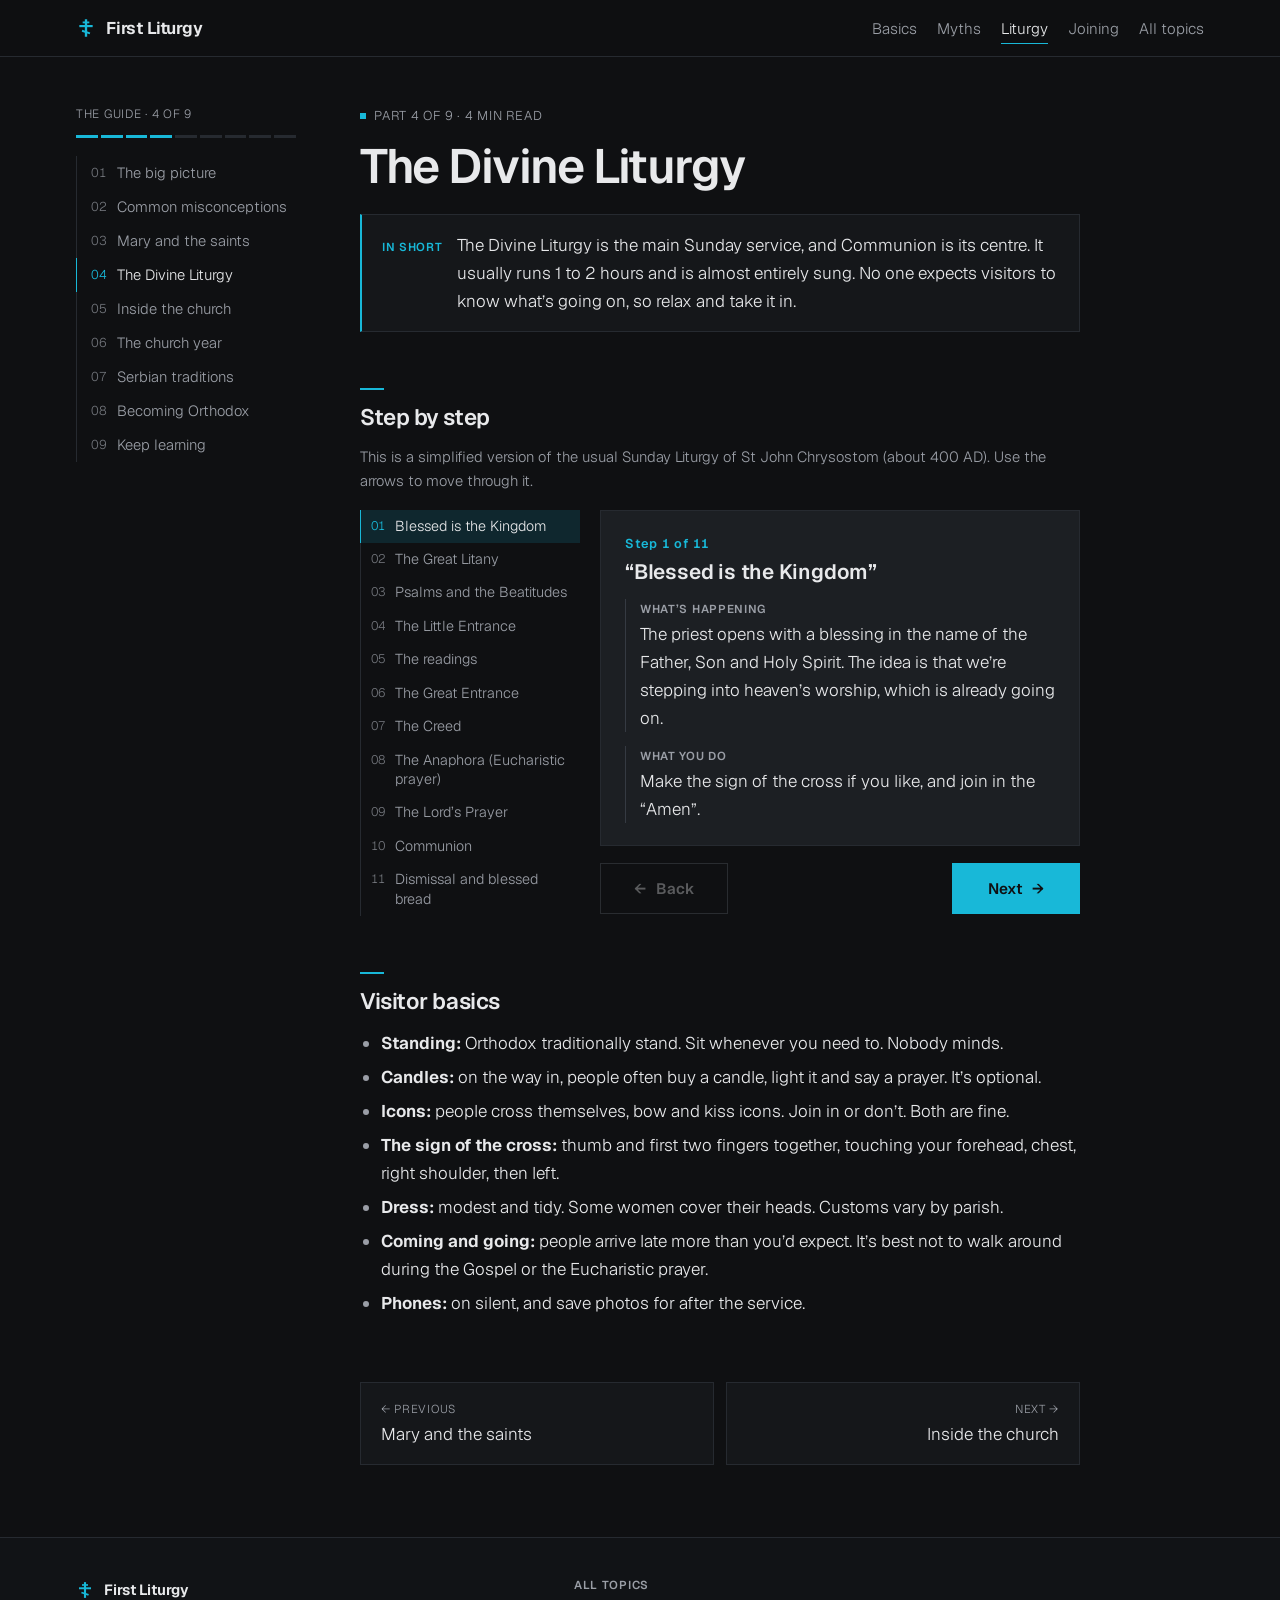
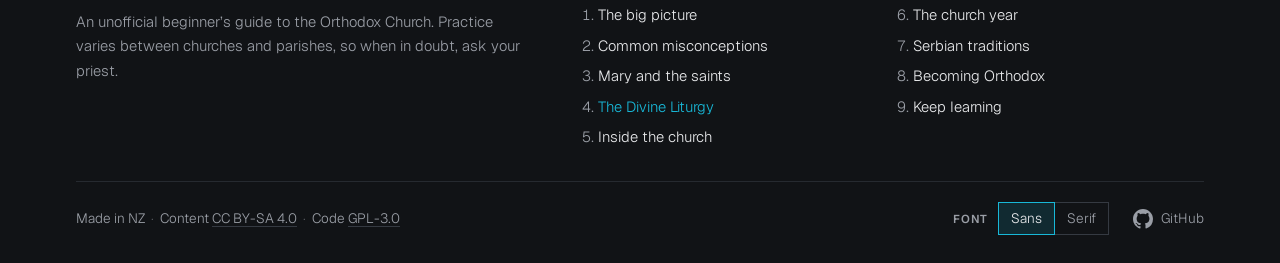
<file: public/liturgy.html>
<!doctype html>
<html lang="en-NZ">
<head>
<meta charset="utf-8">
<meta name="viewport" content="width=device-width, initial-scale=1">
<title>The Divine Liturgy · First Liturgy</title>
<meta name="description" content="The Sunday service, step by step, and what to do as a visitor.">
<meta name="color-scheme" content="dark">
<meta name="theme-color" content="#0f1012">
<meta property="og:title" content="The Divine Liturgy · First Liturgy">
<meta property="og:description" content="The Sunday service, step by step, and what to do as a visitor.">
<meta property="og:type" content="website">
<link rel="canonical" href="https://firstliturgy.com/liturgy">
<meta property="og:url" content="https://firstliturgy.com/liturgy">
<link rel="icon" href="assets/img/favicon.svg" type="image/svg+xml">
<link rel="preload" href="assets/fonts/Geist-Variable.woff2" as="font" type="font/woff2" crossorigin>
<script src="assets/js/font-pref.js"></script>
<link rel="stylesheet" href="assets/css/site.css">
<script src="assets/js/site.js" defer></script>
</head>
<body>
<a class="skip" href="#main">Skip to content</a>
<header class="site-header">
  <div class="wrap-wide header-inner">
    <a class="brand" href="index.html"><svg class="brand-mark" viewBox="0 0 24 24" aria-hidden="true" focusable="false"><rect x="10.6" y="1.5" width="2.8" height="21"/><rect x="8" y="4.2" width="8" height="2.2"/><rect x="4" y="8.4" width="16" height="2.6"/><rect x="7" y="15.7" width="10" height="2.4" transform="rotate(18 12 16.9)"/></svg>First Liturgy</a>
    <nav aria-label="Main">
      <ul>
        <li><a href="basics.html">Basics</a></li>
        <li><a href="myths.html">Myths</a></li>
        <li><a href="liturgy.html" aria-current="page">Liturgy</a></li>
        <li><a href="becoming.html">Joining</a></li>
        <li><a href="#topics">All topics</a></li>
      </ul>
    </nav>
  </div>
</header>
<div class="wrap-wide layout">
  <aside class="sidebar" aria-label="Guide contents">
    <p class="sidebar-label">The guide · 4 of 9</p>
    <div class="progress" aria-hidden="true"><span class="on"></span><span class="on"></span><span class="on"></span><span class="on"></span><span></span><span></span><span></span><span></span><span></span></div>
    <ol>
      <li><a href="basics.html"><span>01</span>The big picture</a></li>
      <li><a href="myths.html"><span>02</span>Common misconceptions</a></li>
      <li><a href="mary.html"><span>03</span>Mary and the saints</a></li>
      <li><a href="liturgy.html" aria-current="page"><span>04</span>The Divine Liturgy</a></li>
      <li><a href="church.html"><span>05</span>Inside the church</a></li>
      <li><a href="year.html"><span>06</span>The church year</a></li>
      <li><a href="serbian.html"><span>07</span>Serbian traditions</a></li>
      <li><a href="becoming.html"><span>08</span>Becoming Orthodox</a></li>
      <li><a href="resources.html"><span>09</span>Keep learning</a></li>
    </ol>
  </aside>
  <main id="main" class="content">
<p class="eyebrow">Part 4 of 9 · 4 min read</p>

<h1>The Divine Liturgy</h1>

<p class="tldr"><span>In short</span> The Divine Liturgy is the main Sunday service, and Communion is its centre. It usually runs 1 to 2 hours and is almost entirely sung. No one expects visitors to know what’s going on, so relax and take it in.</p>

<h2>Step by step</h2>
<p class="muted small">This is a simplified version of the usual Sunday Liturgy of St John Chrysostom (about 400 AD). Use the arrows to move through it.</p>

<div class="stepper" data-stepper>
<ol class="stepper-list">
  <li>
    <p class="count">Step 1</p>
    <h3>“Blessed is the Kingdom”</h3>
    <dl>
      <div><dt>What’s happening</dt><dd>The priest opens with a blessing in the name of the Father, Son and Holy Spirit. The idea is that we’re stepping into heaven’s worship, which is already going on.</dd></div>
      <div><dt>What you do</dt><dd>Make the sign of the cross if you like, and join in the “Amen”.</dd></div>
    </dl>
  </li>
  <li>
    <p class="count">Step 2</p>
    <h3>The Great Litany</h3>
    <dl>
      <div><dt>What’s happening</dt><dd>A list of prayers: for peace, the Church, the sick, travellers, the whole world. After each one, the choir sings “Lord, have mercy”.</dd></div>
      <div><dt>What you do</dt><dd>Pray along. You’ll hear “Lord, have mercy” a lot today. It’s not grovelling. It asks for God’s loving kindness.</dd></div>
    </dl>
  </li>
  <li>
    <p class="count">Step 3</p>
    <h3>Psalms and the Beatitudes</h3>
    <dl>
      <div><dt>What’s happening</dt><dd>Psalms and hymns are sung, often including the Beatitudes (“Blessed are the poor in spirit…”).</dd></div>
      <div><dt>What you do</dt><dd>Listen. This is a good time to settle in.</dd></div>
    </dl>
  </li>
  <li>
    <p class="count">Step 4</p>
    <h3>The Little Entrance</h3>
    <dl>
      <div><dt>What’s happening</dt><dd>The Gospel book is carried out in procession and back through the central doors. It shows Christ coming to teach. Then comes the hymn “Holy God, Holy Mighty, Holy Immortal, have mercy on us.”</dd></div>
      <div><dt>What you do</dt><dd>Many people cross themselves and bow slightly as the Gospel passes.</dd></div>
    </dl>
  </li>
  <li>
    <p class="count">Step 5</p>
    <h3>The readings</h3>
    <dl>
      <div><dt>What’s happening</dt><dd>A reading from the New Testament letters, then “Alleluia”, then the Gospel, read by the priest or deacon. A sermon often follows, though some parishes put it at the end.</dd></div>
      <div><dt>What you do</dt><dd>Stand and listen. The Gospel is the one part where everyone stands still and attentive.</dd></div>
    </dl>
  </li>
  <li>
    <p class="count">Step 6</p>
    <h3>The Great Entrance</h3>
    <dl>
      <div><dt>What’s happening</dt><dd>The choir sings the Cherubic Hymn (“let us lay aside all earthly cares”) while the bread and wine are carried in procession to the altar.</dd></div>
      <div><dt>What you do</dt><dd>Bow your head slightly as the gifts pass. It’s one of the quietest moments of the service.</dd></div>
    </dl>
  </li>
  <li>
    <p class="count">Step 7</p>
    <h3>The Creed</h3>
    <dl>
      <div><dt>What’s happening</dt><dd>Everyone says or sings the Nicene Creed together: “I believe in one God…”</dd></div>
      <div><dt>What you do</dt><dd>You probably know most of it already. Join in if you’re comfortable.</dd></div>
    </dl>
  </li>
  <li>
    <p class="count">Step 8</p>
    <h3>The Anaphora (Eucharistic prayer)</h3>
    <dl>
      <div><dt>What’s happening</dt><dd>The holiest part. “Let us lift up our hearts” <span class="ref">(Lamentations 3:41)</span>. Thanksgiving, “Holy, holy, holy” <span class="ref">(Isaiah 6:3)</span>, Jesus’ words at the Last Supper <span class="ref">(Matthew 26:26–28)</span>, and a prayer asking the Holy Spirit to make the bread and wine Christ’s Body and Blood. A hymn to Mary follows.</dd></div>
      <div><dt>What you do</dt><dd>Stand quietly and watch what others do. Many bow deeply here.</dd></div>
    </dl>
  </li>
  <li>
    <p class="count">Step 9</p>
    <h3>The Lord’s Prayer</h3>
    <dl>
      <div><dt>What’s happening</dt><dd>Everyone prays the Our Father together.</dd></div>
      <div><dt>What you do</dt><dd>Pray it with them. Orthodox usually stop at “deliver us from evil”, and the priest sings the ending.</dd></div>
    </dl>
  </li>
  <li>
    <p class="count">Step 10</p>
    <h3>Communion</h3>
    <dl>
      <div><dt>What’s happening</dt><dd>“With fear of God, faith and love, draw near.” Orthodox Christians who have prepared receive the bread and wine together from a spoon.</dd></div>
      <div><dt>What you do</dt><dd>Stay where you are and pray along quietly. The Eucharist is shared by those baptised or received into the Orthodox Church, as a sign of one shared faith. It’s not a judgement on you.</dd></div>
    </dl>
  </li>
  <li>
    <p class="count">Step 11</p>
    <h3>Dismissal and blessed bread</h3>
    <dl>
      <div><dt>What’s happening</dt><dd>A final blessing. People line up to kiss the cross the priest holds and receive a piece of blessed bread (<em>antidoron</em>; Serbs call it <em>nafora</em>).</dd></div>
      <div><dt>What you do</dt><dd>You can usually join the line too. The bread is blessed, but it isn’t Communion. If you’re unsure, watch first or ask.</dd></div>
    </dl>
  </li>
</ol>
</div>

<h2>Visitor basics</h2>
<ul>
  <li><strong>Standing:</strong> Orthodox traditionally stand. Sit whenever you need to. Nobody minds.</li>
  <li><strong>Candles:</strong> on the way in, people often buy a candle, light it and say a prayer. It’s optional.</li>
  <li><strong>Icons:</strong> people cross themselves, bow and kiss icons. Join in or don’t. Both are fine.</li>
  <li><strong>The sign of the cross:</strong> thumb and first two fingers together, touching your forehead, chest, right shoulder, then left.</li>
  <li><strong>Dress:</strong> modest and tidy. Some women cover their heads. Customs vary by parish.</li>
  <li><strong>Coming and going:</strong> people arrive late more than you’d expect. It’s best not to walk around during the Gospel or the Eucharistic prayer.</li>
  <li><strong>Phones:</strong> on silent, and save photos for after the service.</li>
</ul>

<nav class="pager" aria-label="Previous and next">
  <a class="prev" href="mary.html"><span>← Previous</span>Mary and the saints</a>
  <a class="next" href="church.html"><span>Next →</span>Inside the church</a>
</nav>
  </main>
</div>
<footer class="site-footer" id="topics">
  <div class="wrap-wide">
    <div class="footer-top">
      <div>
        <p class="footer-brand"><svg class="brand-mark" viewBox="0 0 24 24" aria-hidden="true" focusable="false"><rect x="10.6" y="1.5" width="2.8" height="21"/><rect x="8" y="4.2" width="8" height="2.2"/><rect x="4" y="8.4" width="16" height="2.6"/><rect x="7" y="15.7" width="10" height="2.4" transform="rotate(18 12 16.9)"/></svg>First Liturgy</p>
        <p>An unofficial beginner’s guide to the Orthodox Church. Practice varies between churches and parishes, so when in doubt, ask your priest.</p>
      </div>
      <div>
        <h2>All topics</h2>
        <ol>
          <li><a href="basics.html">The big picture</a></li>
          <li><a href="myths.html">Common misconceptions</a></li>
          <li><a href="mary.html">Mary and the saints</a></li>
          <li><a href="liturgy.html" aria-current="page">The Divine Liturgy</a></li>
          <li><a href="church.html">Inside the church</a></li>
          <li><a href="year.html">The church year</a></li>
          <li><a href="serbian.html">Serbian traditions</a></li>
          <li><a href="becoming.html">Becoming Orthodox</a></li>
          <li><a href="resources.html">Keep learning</a></li>
        </ol>
      </div>
    </div>
    <div class="footer-bottom">
      <p>Made in NZ<span class="sep">·</span>Content <a href="https://creativecommons.org/licenses/by-sa/4.0/" rel="noopener noreferrer license">CC BY-SA 4.0</a><span class="sep">·</span>Code <a href="https://www.gnu.org/licenses/gpl-3.0.html" rel="noopener noreferrer license">GPL-3.0</a></p>
      <div class="footer-tools">
        <div class="font-switch" role="radiogroup" aria-labelledby="font-switch-label" hidden>
          <span class="font-switch-label" id="font-switch-label">Font</span>
          <span class="font-switch-options">
            <button type="button" role="radio" data-font-choice="sans" aria-checked="true" tabindex="0">Sans</button>
            <button type="button" role="radio" data-font-choice="serif" aria-checked="false" tabindex="-1">Serif</button>
          </span>
        </div>
        <a class="gh-link" href="https://github.com/penguin97040/ortho-info" rel="noopener noreferrer" aria-label="Source on GitHub"><svg viewBox="0 0 16 16" aria-hidden="true" focusable="false"><path d="M8 0C3.58 0 0 3.58 0 8c0 3.54 2.29 6.53 5.47 7.59.4.07.55-.17.55-.38 0-.19-.01-.82-.01-1.49-2.01.37-2.53-.49-2.69-.94-.09-.23-.48-.94-.82-1.13-.28-.15-.68-.52-.01-.53.63-.01 1.08.58 1.23.82.72 1.21 1.87.87 2.33.66.07-.52.28-.87.51-1.07-1.78-.2-3.64-.89-3.64-3.95 0-.87.31-1.59.82-2.15-.08-.2-.36-1.02.08-2.12 0 0 .67-.21 2.2.82.64-.18 1.32-.27 2-.27.68 0 1.36.09 2 .27 1.53-1.04 2.2-.82 2.2-.82.44 1.1.16 1.92.08 2.12.51.56.82 1.27.82 2.15 0 3.07-1.87 3.75-3.65 3.95.29.25.54.73.54 1.48 0 1.07-.01 1.93-.01 2.2 0 .21.15.46.55.38A8.013 8.013 0 0016 8c0-4.42-3.58-8-8-8z"/></svg><span>GitHub</span></a>
      </div>
    </div>
  </div>
</footer>
</body>
</html>
</file>
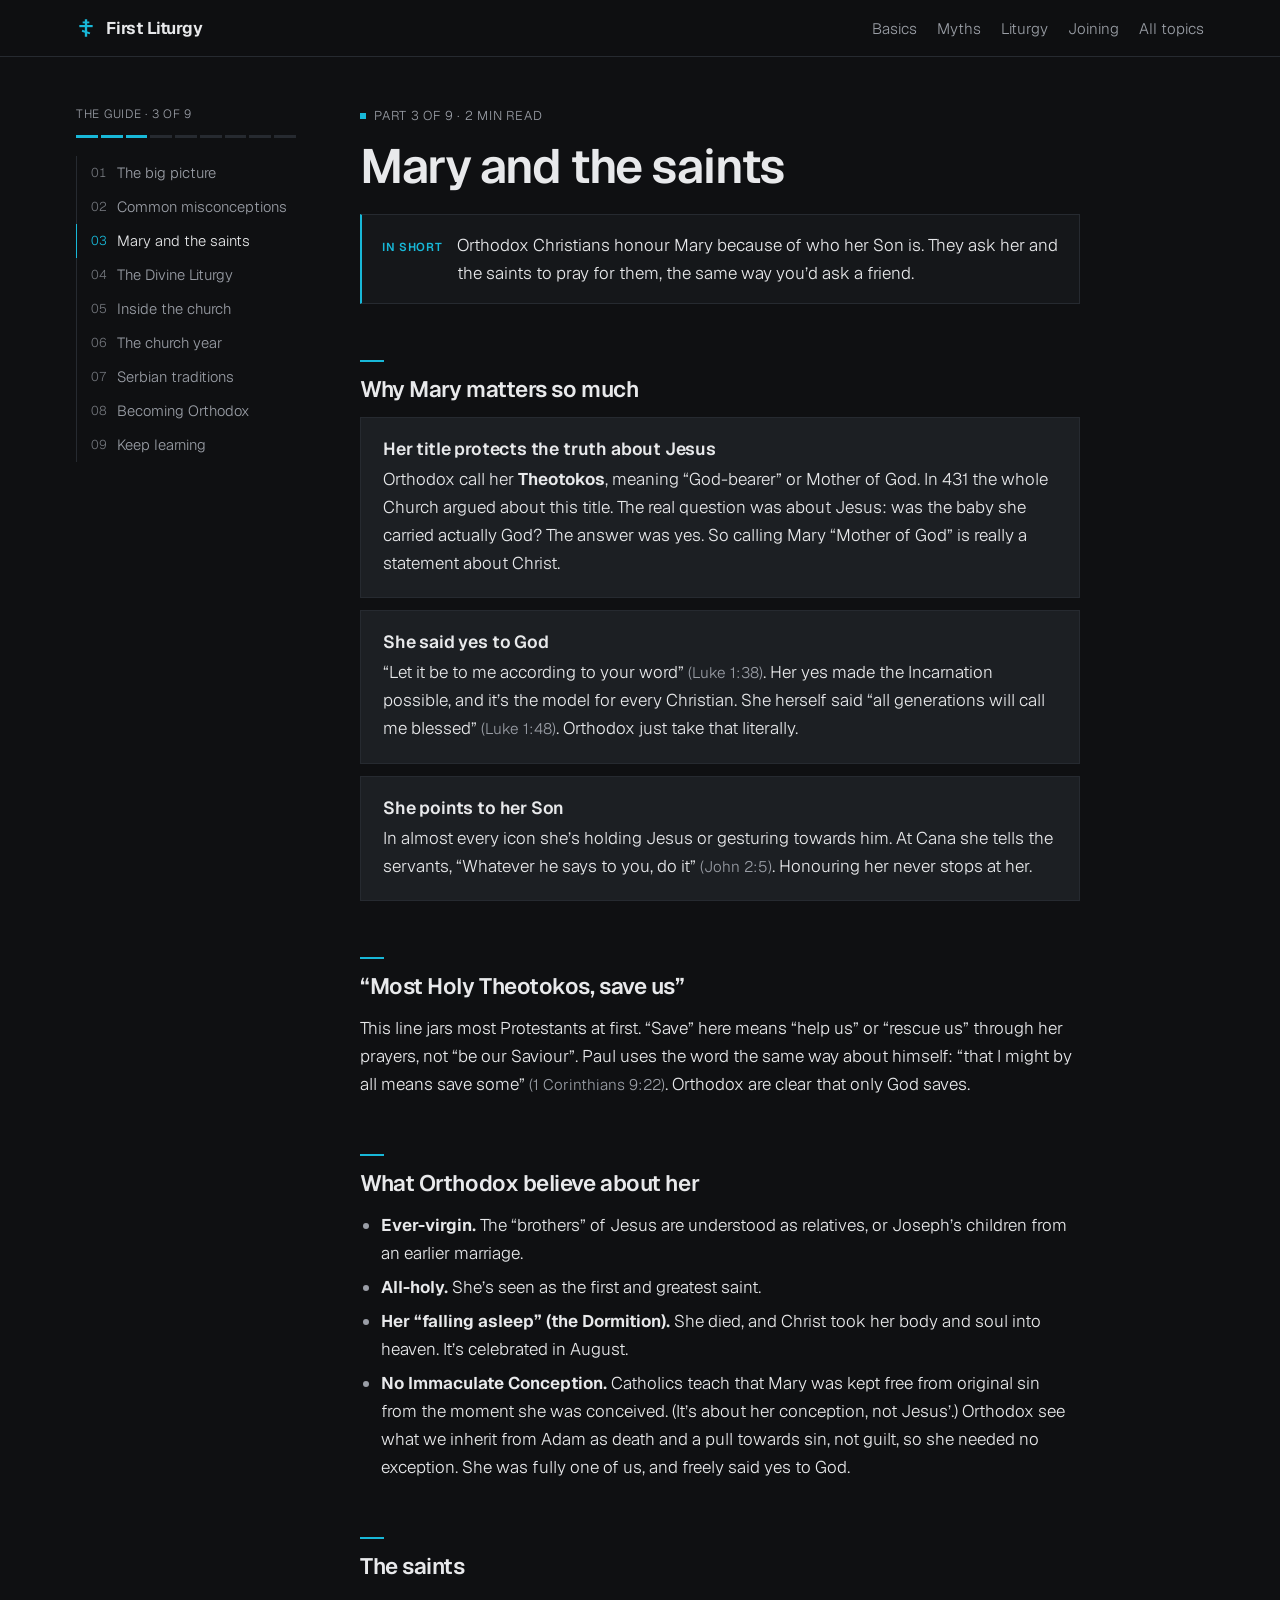
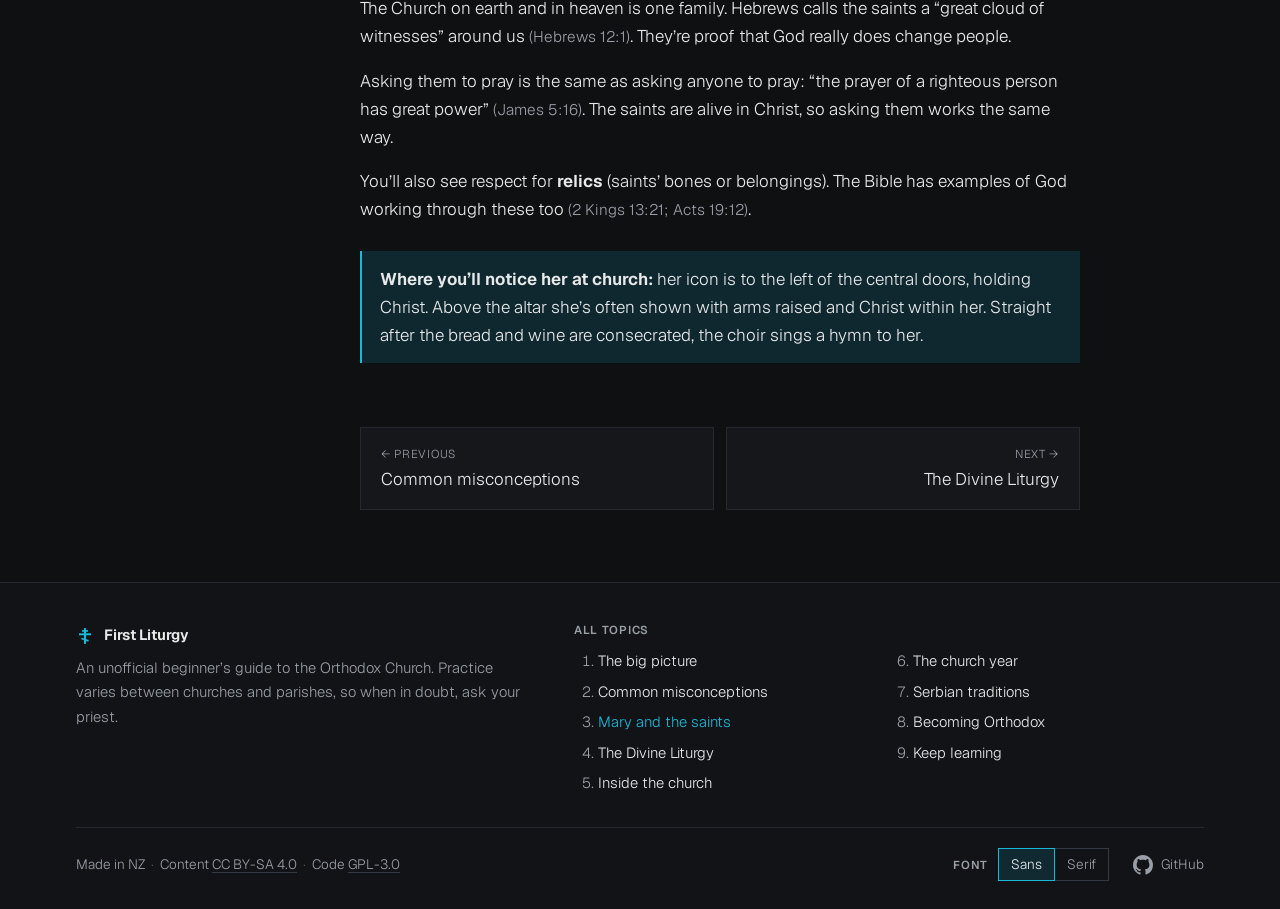
<file: public/mary.html>
<!doctype html>
<html lang="en-NZ">
<head>
<meta charset="utf-8">
<meta name="viewport" content="width=device-width, initial-scale=1">
<title>Mary and the saints · First Liturgy</title>
<meta name="description" content="Why Orthodox Christians honour Mary and ask the saints to pray.">
<meta name="color-scheme" content="dark">
<meta name="theme-color" content="#0f1012">
<meta property="og:title" content="Mary and the saints · First Liturgy">
<meta property="og:description" content="Why Orthodox Christians honour Mary and ask the saints to pray.">
<meta property="og:type" content="website">
<link rel="canonical" href="https://firstliturgy.com/mary">
<meta property="og:url" content="https://firstliturgy.com/mary">
<link rel="icon" href="assets/img/favicon.svg" type="image/svg+xml">
<link rel="preload" href="assets/fonts/Geist-Variable.woff2" as="font" type="font/woff2" crossorigin>
<script src="assets/js/font-pref.js"></script>
<link rel="stylesheet" href="assets/css/site.css">
<script src="assets/js/site.js" defer></script>
</head>
<body>
<a class="skip" href="#main">Skip to content</a>
<header class="site-header">
  <div class="wrap-wide header-inner">
    <a class="brand" href="index.html"><svg class="brand-mark" viewBox="0 0 24 24" aria-hidden="true" focusable="false"><rect x="10.6" y="1.5" width="2.8" height="21"/><rect x="8" y="4.2" width="8" height="2.2"/><rect x="4" y="8.4" width="16" height="2.6"/><rect x="7" y="15.7" width="10" height="2.4" transform="rotate(18 12 16.9)"/></svg>First Liturgy</a>
    <nav aria-label="Main">
      <ul>
        <li><a href="basics.html">Basics</a></li>
        <li><a href="myths.html">Myths</a></li>
        <li><a href="liturgy.html">Liturgy</a></li>
        <li><a href="becoming.html">Joining</a></li>
        <li><a href="#topics">All topics</a></li>
      </ul>
    </nav>
  </div>
</header>
<div class="wrap-wide layout">
  <aside class="sidebar" aria-label="Guide contents">
    <p class="sidebar-label">The guide · 3 of 9</p>
    <div class="progress" aria-hidden="true"><span class="on"></span><span class="on"></span><span class="on"></span><span></span><span></span><span></span><span></span><span></span><span></span></div>
    <ol>
      <li><a href="basics.html"><span>01</span>The big picture</a></li>
      <li><a href="myths.html"><span>02</span>Common misconceptions</a></li>
      <li><a href="mary.html" aria-current="page"><span>03</span>Mary and the saints</a></li>
      <li><a href="liturgy.html"><span>04</span>The Divine Liturgy</a></li>
      <li><a href="church.html"><span>05</span>Inside the church</a></li>
      <li><a href="year.html"><span>06</span>The church year</a></li>
      <li><a href="serbian.html"><span>07</span>Serbian traditions</a></li>
      <li><a href="becoming.html"><span>08</span>Becoming Orthodox</a></li>
      <li><a href="resources.html"><span>09</span>Keep learning</a></li>
    </ol>
  </aside>
  <main id="main" class="content">
<p class="eyebrow">Part 3 of 9 · 2 min read</p>

<h1>Mary and the saints</h1>

<p class="tldr"><span>In short</span> Orthodox Christians honour Mary because of who her Son is. They ask her and the saints to pray for them, the same way you’d ask a friend.</p>

<h2>Why Mary matters so much</h2>
<ul class="grid">
  <li class="card">
    <h3>Her title protects the truth about Jesus</h3>
    <p>Orthodox call her <strong>Theotokos</strong>, meaning “God-bearer” or Mother of God. In 431 the whole Church argued about this title. The real question was about Jesus: was the baby she carried actually God? The answer was yes. So calling Mary “Mother of God” is really a statement about Christ.</p>
  </li>
  <li class="card">
    <h3>She said yes to God</h3>
    <p>“Let it be to me according to your word” <span class="ref">(Luke 1:38)</span>. Her yes made the Incarnation possible, and it’s the model for every Christian. She herself said “all generations will call me blessed” <span class="ref">(Luke 1:48)</span>. Orthodox just take that literally.</p>
  </li>
  <li class="card">
    <h3>She points to her Son</h3>
    <p>In almost every icon she’s holding Jesus or gesturing towards him. At Cana she tells the servants, “Whatever he says to you, do it” <span class="ref">(John 2:5)</span>. Honouring her never stops at her.</p>
  </li>
</ul>

<h2>“Most Holy Theotokos, save us”</h2>
<p>This line jars most Protestants at first. “Save” here means “help us” or “rescue us” through her prayers, not “be our Saviour”. Paul uses the word the same way about himself: “that I might by all means save some” <span class="ref">(1 Corinthians 9:22)</span>. Orthodox are clear that only God saves.</p>

<h2>What Orthodox believe about her</h2>
<ul>
  <li><strong>Ever-virgin.</strong> The “brothers” of Jesus are understood as relatives, or Joseph’s children from an earlier marriage.</li>
  <li><strong>All-holy.</strong> She’s seen as the first and greatest saint.</li>
  <li><strong>Her “falling asleep” (the Dormition).</strong> She died, and Christ took her body and soul into heaven. It’s celebrated in August.</li>
  <li><strong>No Immaculate Conception.</strong> Catholics teach that Mary was kept free from original sin from the moment she was conceived. (It’s about her conception, not Jesus’.) Orthodox see what we inherit from Adam as death and a pull towards sin, not guilt, so she needed no exception. She was fully one of us, and freely said yes to God.</li>
</ul>

<h2>The saints</h2>
<p>The Church on earth and in heaven is one family. Hebrews calls the saints a “great cloud of witnesses” around us <span class="ref">(Hebrews 12:1)</span>. They’re proof that God really does change people.</p>
<p>Asking them to pray is the same as asking anyone to pray: “the prayer of a righteous person has great power” <span class="ref">(James 5:16)</span>. The saints are alive in Christ, so asking them works the same way.</p>
<p>You’ll also see respect for <strong>relics</strong> (saints’ bones or belongings). The Bible has examples of God working through these too <span class="ref">(2 Kings 13:21; Acts 19:12)</span>.</p>

<div class="note">
  <p><strong>Where you’ll notice her at church:</strong> her icon is to the left of the central doors, holding Christ. Above the altar she’s often shown with arms raised and Christ within her. Straight after the bread and wine are consecrated, the choir sings a hymn to her.</p>
</div>

<nav class="pager" aria-label="Previous and next">
  <a class="prev" href="myths.html"><span>← Previous</span>Common misconceptions</a>
  <a class="next" href="liturgy.html"><span>Next →</span>The Divine Liturgy</a>
</nav>
  </main>
</div>
<footer class="site-footer" id="topics">
  <div class="wrap-wide">
    <div class="footer-top">
      <div>
        <p class="footer-brand"><svg class="brand-mark" viewBox="0 0 24 24" aria-hidden="true" focusable="false"><rect x="10.6" y="1.5" width="2.8" height="21"/><rect x="8" y="4.2" width="8" height="2.2"/><rect x="4" y="8.4" width="16" height="2.6"/><rect x="7" y="15.7" width="10" height="2.4" transform="rotate(18 12 16.9)"/></svg>First Liturgy</p>
        <p>An unofficial beginner’s guide to the Orthodox Church. Practice varies between churches and parishes, so when in doubt, ask your priest.</p>
      </div>
      <div>
        <h2>All topics</h2>
        <ol>
          <li><a href="basics.html">The big picture</a></li>
          <li><a href="myths.html">Common misconceptions</a></li>
          <li><a href="mary.html" aria-current="page">Mary and the saints</a></li>
          <li><a href="liturgy.html">The Divine Liturgy</a></li>
          <li><a href="church.html">Inside the church</a></li>
          <li><a href="year.html">The church year</a></li>
          <li><a href="serbian.html">Serbian traditions</a></li>
          <li><a href="becoming.html">Becoming Orthodox</a></li>
          <li><a href="resources.html">Keep learning</a></li>
        </ol>
      </div>
    </div>
    <div class="footer-bottom">
      <p>Made in NZ<span class="sep">·</span>Content <a href="https://creativecommons.org/licenses/by-sa/4.0/" rel="noopener noreferrer license">CC BY-SA 4.0</a><span class="sep">·</span>Code <a href="https://www.gnu.org/licenses/gpl-3.0.html" rel="noopener noreferrer license">GPL-3.0</a></p>
      <div class="footer-tools">
        <div class="font-switch" role="radiogroup" aria-labelledby="font-switch-label" hidden>
          <span class="font-switch-label" id="font-switch-label">Font</span>
          <span class="font-switch-options">
            <button type="button" role="radio" data-font-choice="sans" aria-checked="true" tabindex="0">Sans</button>
            <button type="button" role="radio" data-font-choice="serif" aria-checked="false" tabindex="-1">Serif</button>
          </span>
        </div>
        <a class="gh-link" href="https://github.com/penguin97040/ortho-info" rel="noopener noreferrer" aria-label="Source on GitHub"><svg viewBox="0 0 16 16" aria-hidden="true" focusable="false"><path d="M8 0C3.58 0 0 3.58 0 8c0 3.54 2.29 6.53 5.47 7.59.4.07.55-.17.55-.38 0-.19-.01-.82-.01-1.49-2.01.37-2.53-.49-2.69-.94-.09-.23-.48-.94-.82-1.13-.28-.15-.68-.52-.01-.53.63-.01 1.08.58 1.23.82.72 1.21 1.87.87 2.33.66.07-.52.28-.87.51-1.07-1.78-.2-3.64-.89-3.64-3.95 0-.87.31-1.59.82-2.15-.08-.2-.36-1.02.08-2.12 0 0 .67-.21 2.2.82.64-.18 1.32-.27 2-.27.68 0 1.36.09 2 .27 1.53-1.04 2.2-.82 2.2-.82.44 1.1.16 1.92.08 2.12.51.56.82 1.27.82 2.15 0 3.07-1.87 3.75-3.65 3.95.29.25.54.73.54 1.48 0 1.07-.01 1.93-.01 2.2 0 .21.15.46.55.38A8.013 8.013 0 0016 8c0-4.42-3.58-8-8-8z"/></svg><span>GitHub</span></a>
      </div>
    </div>
  </div>
</footer>
</body>
</html>
</file>
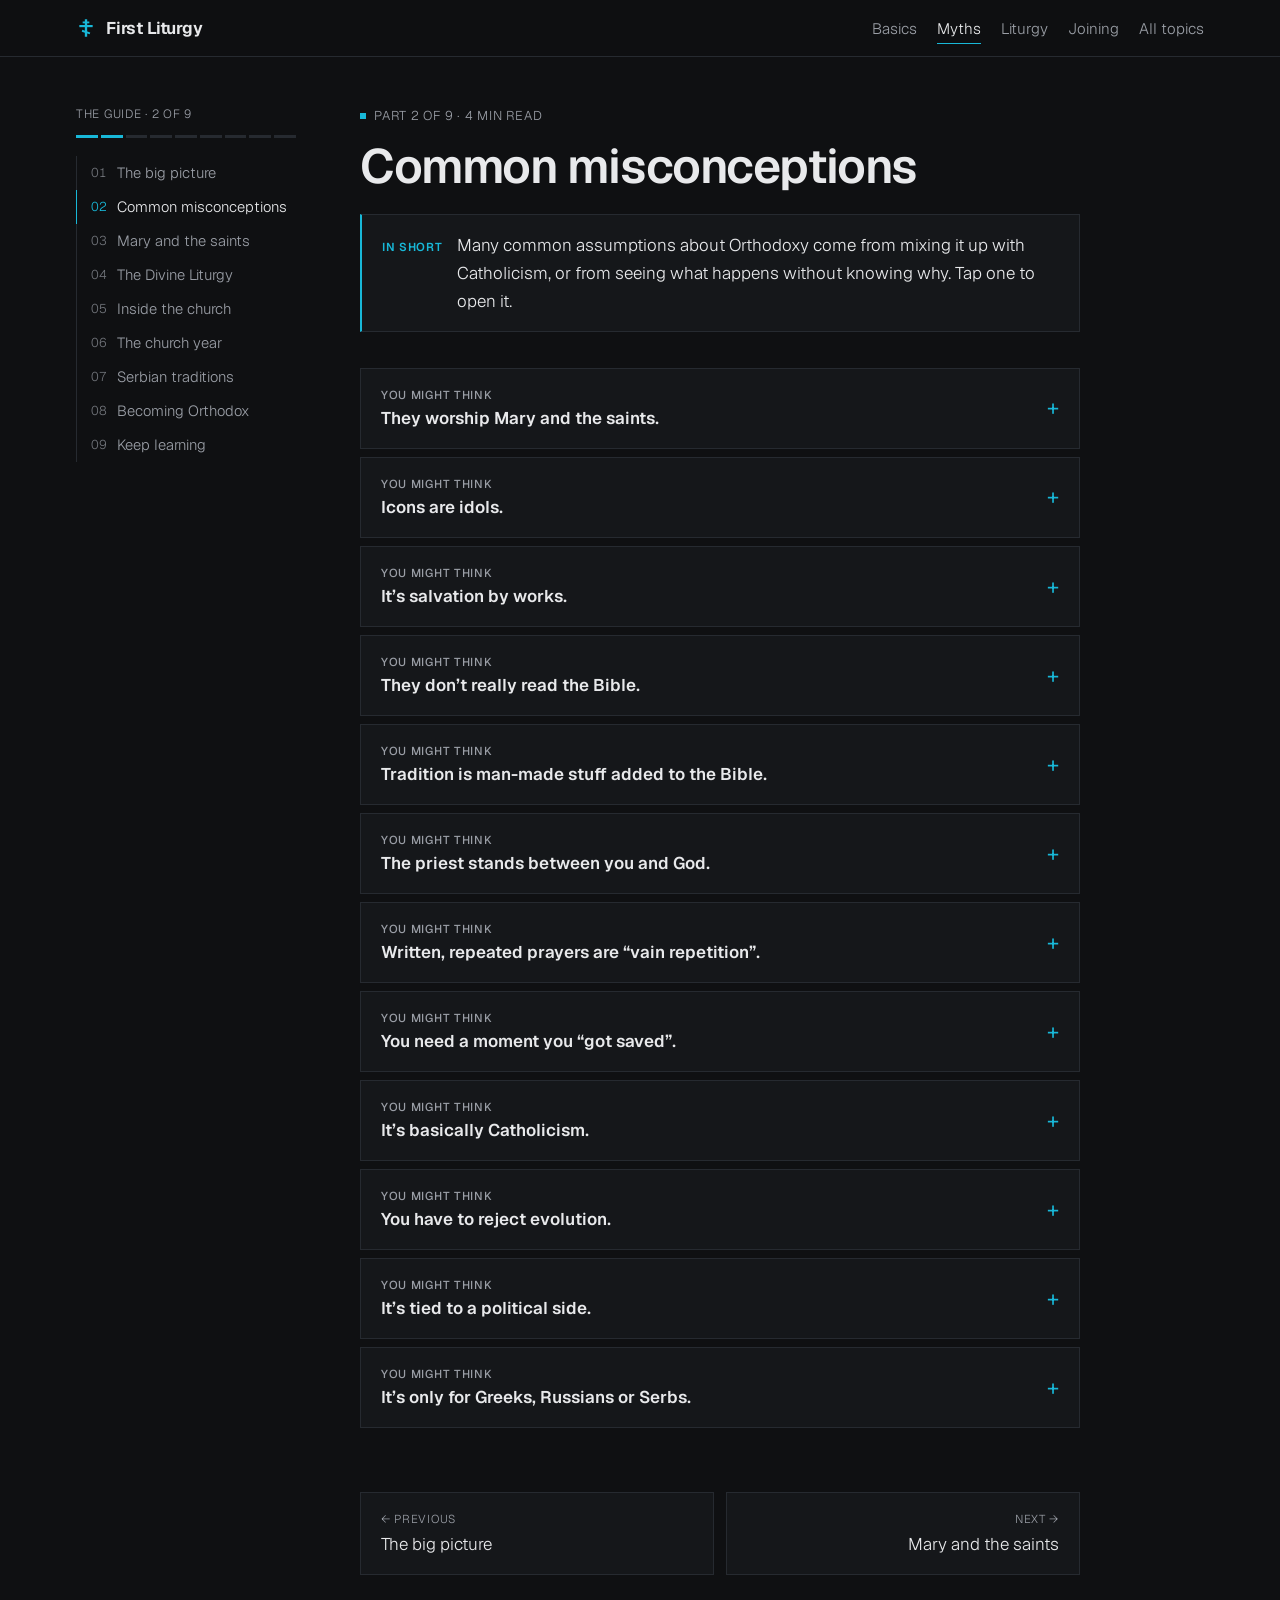
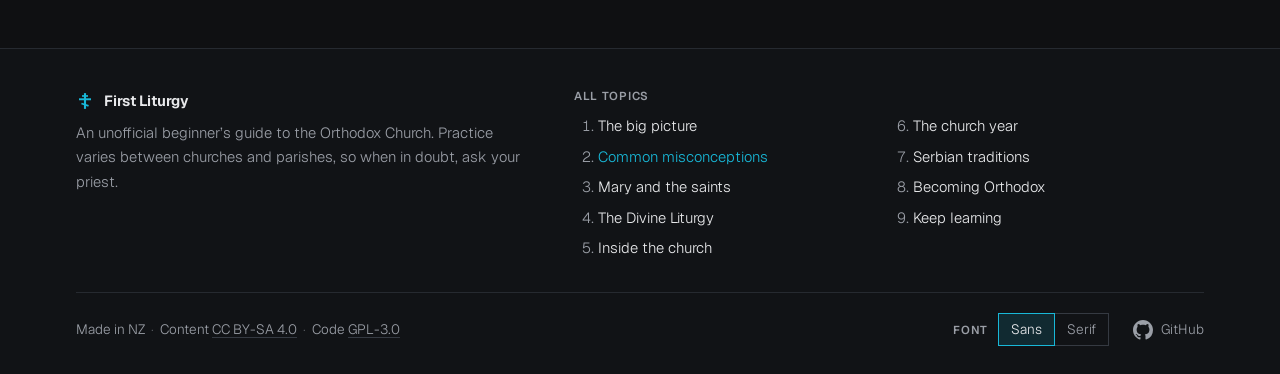
<file: public/myths.html>
<!doctype html>
<html lang="en-NZ">
<head>
<meta charset="utf-8">
<meta name="viewport" content="width=device-width, initial-scale=1">
<title>Common misconceptions · First Liturgy</title>
<meta name="description" content="Things Protestants often assume about Orthodoxy, and what’s actually true.">
<meta name="color-scheme" content="dark">
<meta name="theme-color" content="#0f1012">
<meta property="og:title" content="Common misconceptions · First Liturgy">
<meta property="og:description" content="Things Protestants often assume about Orthodoxy, and what’s actually true.">
<meta property="og:type" content="website">
<link rel="canonical" href="https://firstliturgy.com/myths">
<meta property="og:url" content="https://firstliturgy.com/myths">
<link rel="icon" href="assets/img/favicon.svg" type="image/svg+xml">
<link rel="preload" href="assets/fonts/Geist-Variable.woff2" as="font" type="font/woff2" crossorigin>
<script src="assets/js/font-pref.js"></script>
<link rel="stylesheet" href="assets/css/site.css">
<script src="assets/js/site.js" defer></script>
</head>
<body>
<a class="skip" href="#main">Skip to content</a>
<header class="site-header">
  <div class="wrap-wide header-inner">
    <a class="brand" href="index.html"><svg class="brand-mark" viewBox="0 0 24 24" aria-hidden="true" focusable="false"><rect x="10.6" y="1.5" width="2.8" height="21"/><rect x="8" y="4.2" width="8" height="2.2"/><rect x="4" y="8.4" width="16" height="2.6"/><rect x="7" y="15.7" width="10" height="2.4" transform="rotate(18 12 16.9)"/></svg>First Liturgy</a>
    <nav aria-label="Main">
      <ul>
        <li><a href="basics.html">Basics</a></li>
        <li><a href="myths.html" aria-current="page">Myths</a></li>
        <li><a href="liturgy.html">Liturgy</a></li>
        <li><a href="becoming.html">Joining</a></li>
        <li><a href="#topics">All topics</a></li>
      </ul>
    </nav>
  </div>
</header>
<div class="wrap-wide layout">
  <aside class="sidebar" aria-label="Guide contents">
    <p class="sidebar-label">The guide · 2 of 9</p>
    <div class="progress" aria-hidden="true"><span class="on"></span><span class="on"></span><span></span><span></span><span></span><span></span><span></span><span></span><span></span></div>
    <ol>
      <li><a href="basics.html"><span>01</span>The big picture</a></li>
      <li><a href="myths.html" aria-current="page"><span>02</span>Common misconceptions</a></li>
      <li><a href="mary.html"><span>03</span>Mary and the saints</a></li>
      <li><a href="liturgy.html"><span>04</span>The Divine Liturgy</a></li>
      <li><a href="church.html"><span>05</span>Inside the church</a></li>
      <li><a href="year.html"><span>06</span>The church year</a></li>
      <li><a href="serbian.html"><span>07</span>Serbian traditions</a></li>
      <li><a href="becoming.html"><span>08</span>Becoming Orthodox</a></li>
      <li><a href="resources.html"><span>09</span>Keep learning</a></li>
    </ol>
  </aside>
  <main id="main" class="content">
<p class="eyebrow">Part 2 of 9 · 4 min read</p>

<h1>Common misconceptions</h1>

<p class="tldr"><span>In short</span> Many common assumptions about Orthodoxy come from mixing it up with Catholicism, or from seeing what happens without knowing why. Tap one to open it.</p>

<details>
  <summary><span class="myth-label">You might think</span>They worship Mary and the saints.</summary>
  <div class="details-body">
    <p>Worship belongs to God alone. Saints are <em>honoured</em> (“venerated”), the way you’d honour a hero or keep photos of family who have died. Asking a saint to pray for you is like asking a friend at church. Death doesn’t remove anyone from the family. Long after Abraham, Isaac and Jacob died, God was still their God: “He is not God of the dead, but of the living, for all live to him” <span class="ref">(Luke 20:37–38)</span>.</p>
    <p><a href="mary.html">More on Mary and the saints →</a></p>
  </div>
</details>

<details>
  <summary><span class="myth-label">You might think</span>Icons are idols.</summary>
  <div class="details-body">
    <p>An idol is treated as a god. An icon is a window to a real person. The Church settled this in 787: honour given to an icon passes to the person shown. Kissing an icon is like kissing a photo of someone you love. You’re not kissing the paper. And because God became visible in Jesus, he can be pictured.</p>
  </div>
</details>

<details>
  <summary><span class="myth-label">You might think</span>It’s salvation by works.</summary>
  <div class="details-body">
    <p>Salvation is God’s gift from start to finish. But it isn’t a one-off transaction. It’s a lifelong healing that you take part in. Prayer, fasting and the sacraments don’t earn points. They’re more like physio: how you cooperate with the healing. Paul calls it “faith working through love” <span class="ref">(Galatians 5:6)</span>.</p>
  </div>
</details>

<details>
  <summary><span class="myth-label">You might think</span>They don’t really read the Bible.</summary>
  <div class="details-body">
    <p>The services are packed with Scripture: psalms, readings every day, and prayers built from Bible verses. Orthodox simply read the Bible <em>within</em> the Church that recognised it in the first place, rather than each person interpreting it alone.</p>
  </div>
</details>

<details>
  <summary><span class="myth-label">You might think</span>Tradition is man-made stuff added to the Bible.</summary>
  <div class="details-body">
    <p>Tradition is the faith handed down from the apostles, and Scripture is its heart. Paul told the church to “hold the traditions which you were taught, whether by word or our letter” <span class="ref">(2 Thessalonians 2:15)</span>. Not every local custom counts as capital-T Tradition, and customs are allowed to vary from place to place.</p>
  </div>
</details>

<details>
  <summary><span class="myth-label">You might think</span>The priest stands between you and God.</summary>
  <div class="details-body">
    <p>Everyone prays straight to God. The priest serves the community, like a father in a family. At confession, the prayer even says the priest is “only a witness”. You’re confessing to Christ, and the priest is there to guide you and pray the prayer of forgiveness.</p>
  </div>
</details>

<details>
  <summary><span class="myth-label">You might think</span>Written, repeated prayers are “vain repetition”.</summary>
  <div class="details-body">
    <p>Jesus warned against <em>empty</em> words, not repeated ones. He prayed the same words three times in Gethsemane <span class="ref">(Matthew 26:44)</span>, and heaven sings “Holy, holy, holy” without stopping <span class="ref">(Revelation 4:8)</span>. Set prayers give you good words on days you have none.</p>
  </div>
</details>

<details>
  <summary><span class="myth-label">You might think</span>You need a moment you “got saved”.</summary>
  <div class="details-body">
    <p>An Orthodox answer to “Are you saved?” is: “I have been saved, I am being saved, and I hope to be saved.” Salvation is a road, not a single moment. Confidence rests on trusting God, not on remembering a date.</p>
  </div>
</details>

<details>
  <summary><span class="myth-label">You might think</span>It’s basically Catholicism.</summary>
  <div class="details-body">
    <p>They share the first thousand years, so they look similar. But Orthodoxy has no pope. Its bishops are equals, and the Patriarch of Constantinople is “first among equals”. It also keeps the original wording of the Creed, uses leavened bread at Communion, and ordains married men as priests (bishops are monks). It doesn’t teach purgatory, or the Immaculate Conception (see <a href="mary.html">Mary and the saints</a>). Services are almost all sung, and people traditionally stand.</p>
  </div>
</details>

<details>
  <summary><span class="myth-label">You might think</span>You have to reject evolution.</summary>
  <div class="details-body">
    <p>The Orthodox Church has no official teaching on evolution or the age of the earth, and Orthodox Christians hold a range of views. Early Church writers often read Genesis on several levels. It tells us who God is and who we are. It’s not a science textbook. Your view on this isn’t a test of faith.</p>
  </div>
</details>

<details>
  <summary><span class="myth-label">You might think</span>It’s tied to a political side.</summary>
  <div class="details-body">
    <p>The Liturgy is about prayer, repentance and Communion, not elections, and you’re unlikely to hear politics from the front. To be honest, some national churches have messy histories with governments, and members have opinions like anyone else. But the faith itself isn’t a political movement.</p>
  </div>
</details>

<details>
  <summary><span class="myth-label">You might think</span>It’s only for Greeks, Russians or Serbs.</summary>
  <div class="details-body">
    <p>Orthodoxy is for everyone. Many parishes use English, alone or mixed with another language, and converts are common. The culture is a gift to enjoy, not a gate you have to get through.</p>
  </div>
</details>

<nav class="pager" aria-label="Previous and next">
  <a class="prev" href="basics.html"><span>← Previous</span>The big picture</a>
  <a class="next" href="mary.html"><span>Next →</span>Mary and the saints</a>
</nav>
  </main>
</div>
<footer class="site-footer" id="topics">
  <div class="wrap-wide">
    <div class="footer-top">
      <div>
        <p class="footer-brand"><svg class="brand-mark" viewBox="0 0 24 24" aria-hidden="true" focusable="false"><rect x="10.6" y="1.5" width="2.8" height="21"/><rect x="8" y="4.2" width="8" height="2.2"/><rect x="4" y="8.4" width="16" height="2.6"/><rect x="7" y="15.7" width="10" height="2.4" transform="rotate(18 12 16.9)"/></svg>First Liturgy</p>
        <p>An unofficial beginner’s guide to the Orthodox Church. Practice varies between churches and parishes, so when in doubt, ask your priest.</p>
      </div>
      <div>
        <h2>All topics</h2>
        <ol>
          <li><a href="basics.html">The big picture</a></li>
          <li><a href="myths.html" aria-current="page">Common misconceptions</a></li>
          <li><a href="mary.html">Mary and the saints</a></li>
          <li><a href="liturgy.html">The Divine Liturgy</a></li>
          <li><a href="church.html">Inside the church</a></li>
          <li><a href="year.html">The church year</a></li>
          <li><a href="serbian.html">Serbian traditions</a></li>
          <li><a href="becoming.html">Becoming Orthodox</a></li>
          <li><a href="resources.html">Keep learning</a></li>
        </ol>
      </div>
    </div>
    <div class="footer-bottom">
      <p>Made in NZ<span class="sep">·</span>Content <a href="https://creativecommons.org/licenses/by-sa/4.0/" rel="noopener noreferrer license">CC BY-SA 4.0</a><span class="sep">·</span>Code <a href="https://www.gnu.org/licenses/gpl-3.0.html" rel="noopener noreferrer license">GPL-3.0</a></p>
      <div class="footer-tools">
        <div class="font-switch" role="radiogroup" aria-labelledby="font-switch-label" hidden>
          <span class="font-switch-label" id="font-switch-label">Font</span>
          <span class="font-switch-options">
            <button type="button" role="radio" data-font-choice="sans" aria-checked="true" tabindex="0">Sans</button>
            <button type="button" role="radio" data-font-choice="serif" aria-checked="false" tabindex="-1">Serif</button>
          </span>
        </div>
        <a class="gh-link" href="https://github.com/penguin97040/ortho-info" rel="noopener noreferrer" aria-label="Source on GitHub"><svg viewBox="0 0 16 16" aria-hidden="true" focusable="false"><path d="M8 0C3.58 0 0 3.58 0 8c0 3.54 2.29 6.53 5.47 7.59.4.07.55-.17.55-.38 0-.19-.01-.82-.01-1.49-2.01.37-2.53-.49-2.69-.94-.09-.23-.48-.94-.82-1.13-.28-.15-.68-.52-.01-.53.63-.01 1.08.58 1.23.82.72 1.21 1.87.87 2.33.66.07-.52.28-.87.51-1.07-1.78-.2-3.64-.89-3.64-3.95 0-.87.31-1.59.82-2.15-.08-.2-.36-1.02.08-2.12 0 0 .67-.21 2.2.82.64-.18 1.32-.27 2-.27.68 0 1.36.09 2 .27 1.53-1.04 2.2-.82 2.2-.82.44 1.1.16 1.92.08 2.12.51.56.82 1.27.82 2.15 0 3.07-1.87 3.75-3.65 3.95.29.25.54.73.54 1.48 0 1.07-.01 1.93-.01 2.2 0 .21.15.46.55.38A8.013 8.013 0 0016 8c0-4.42-3.58-8-8-8z"/></svg><span>GitHub</span></a>
      </div>
    </div>
  </div>
</footer>
</body>
</html>
</file>
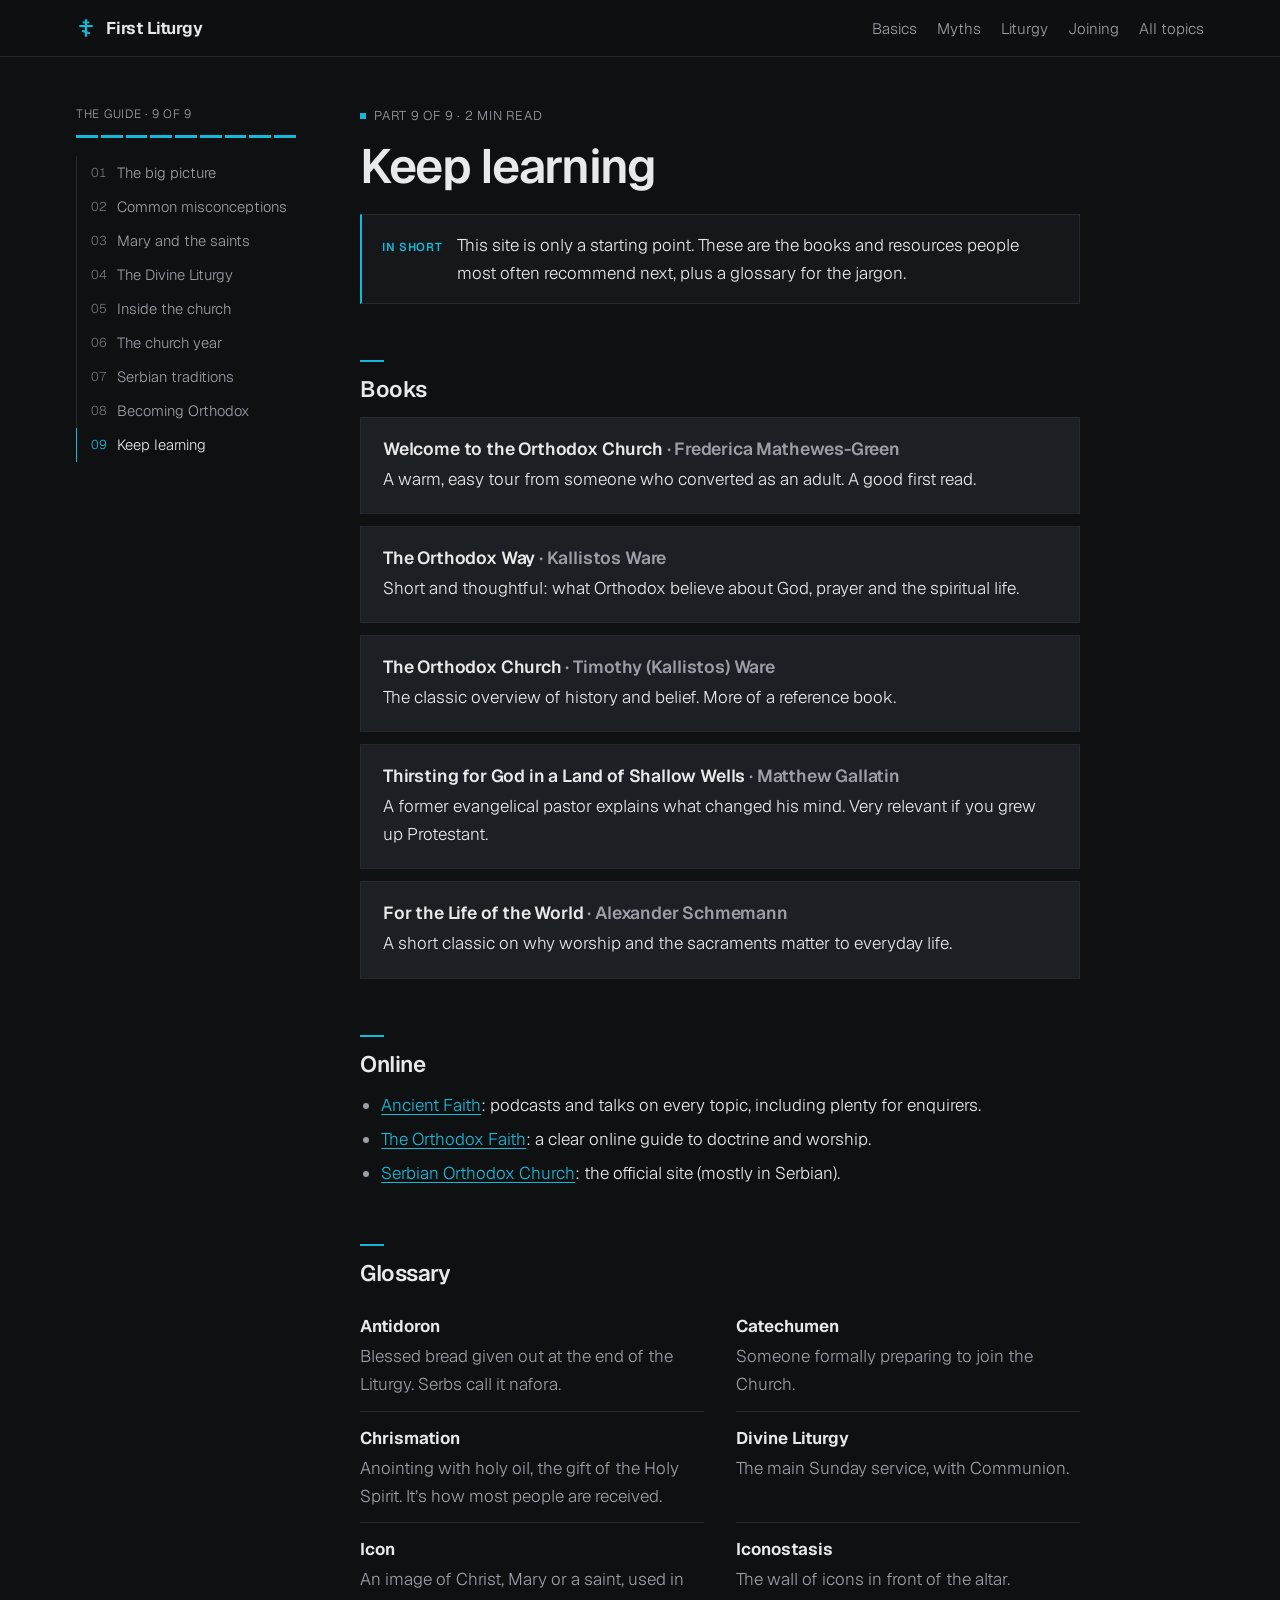
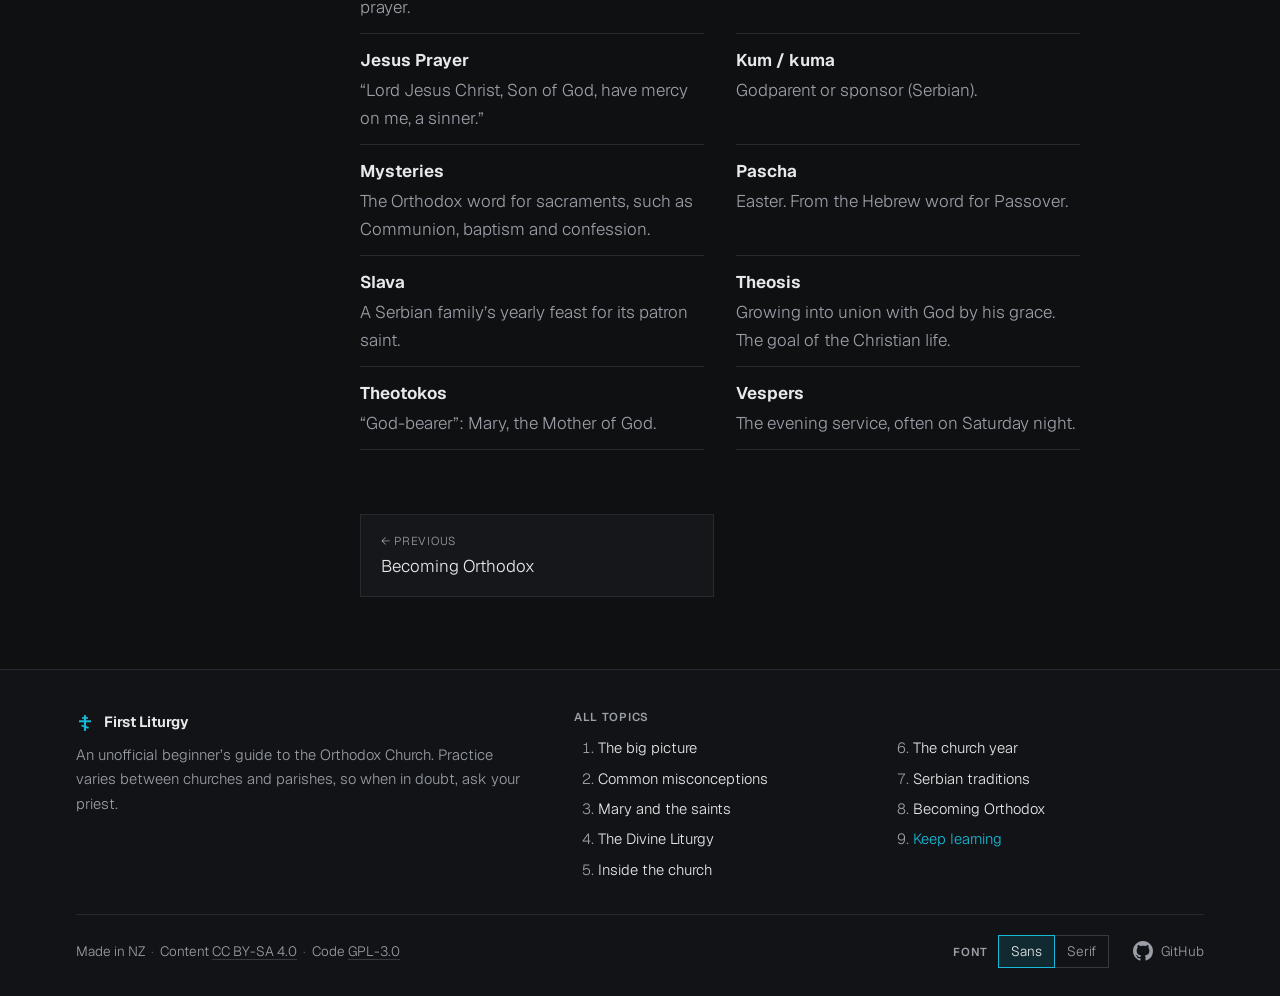
<file: public/resources.html>
<!doctype html>
<html lang="en-NZ">
<head>
<meta charset="utf-8">
<meta name="viewport" content="width=device-width, initial-scale=1">
<title>Keep learning · First Liturgy</title>
<meta name="description" content="Books, podcasts and a mini glossary.">
<meta name="color-scheme" content="dark">
<meta name="theme-color" content="#0f1012">
<meta property="og:title" content="Keep learning · First Liturgy">
<meta property="og:description" content="Books, podcasts and a mini glossary.">
<meta property="og:type" content="website">
<link rel="canonical" href="https://firstliturgy.com/resources">
<meta property="og:url" content="https://firstliturgy.com/resources">
<link rel="icon" href="assets/img/favicon.svg" type="image/svg+xml">
<link rel="preload" href="assets/fonts/Geist-Variable.woff2" as="font" type="font/woff2" crossorigin>
<script src="assets/js/font-pref.js"></script>
<link rel="stylesheet" href="assets/css/site.css">
<script src="assets/js/site.js" defer></script>
</head>
<body>
<a class="skip" href="#main">Skip to content</a>
<header class="site-header">
  <div class="wrap-wide header-inner">
    <a class="brand" href="index.html"><svg class="brand-mark" viewBox="0 0 24 24" aria-hidden="true" focusable="false"><rect x="10.6" y="1.5" width="2.8" height="21"/><rect x="8" y="4.2" width="8" height="2.2"/><rect x="4" y="8.4" width="16" height="2.6"/><rect x="7" y="15.7" width="10" height="2.4" transform="rotate(18 12 16.9)"/></svg>First Liturgy</a>
    <nav aria-label="Main">
      <ul>
        <li><a href="basics.html">Basics</a></li>
        <li><a href="myths.html">Myths</a></li>
        <li><a href="liturgy.html">Liturgy</a></li>
        <li><a href="becoming.html">Joining</a></li>
        <li><a href="#topics">All topics</a></li>
      </ul>
    </nav>
  </div>
</header>
<div class="wrap-wide layout">
  <aside class="sidebar" aria-label="Guide contents">
    <p class="sidebar-label">The guide · 9 of 9</p>
    <div class="progress" aria-hidden="true"><span class="on"></span><span class="on"></span><span class="on"></span><span class="on"></span><span class="on"></span><span class="on"></span><span class="on"></span><span class="on"></span><span class="on"></span></div>
    <ol>
      <li><a href="basics.html"><span>01</span>The big picture</a></li>
      <li><a href="myths.html"><span>02</span>Common misconceptions</a></li>
      <li><a href="mary.html"><span>03</span>Mary and the saints</a></li>
      <li><a href="liturgy.html"><span>04</span>The Divine Liturgy</a></li>
      <li><a href="church.html"><span>05</span>Inside the church</a></li>
      <li><a href="year.html"><span>06</span>The church year</a></li>
      <li><a href="serbian.html"><span>07</span>Serbian traditions</a></li>
      <li><a href="becoming.html"><span>08</span>Becoming Orthodox</a></li>
      <li><a href="resources.html" aria-current="page"><span>09</span>Keep learning</a></li>
    </ol>
  </aside>
  <main id="main" class="content">
<p class="eyebrow">Part 9 of 9 · 2 min read</p>

<h1>Keep learning</h1>

<p class="tldr"><span>In short</span> This site is only a starting point. These are the books and resources people most often recommend next, plus a glossary for the jargon.</p>

<h2>Books</h2>
<ul class="grid">
  <li class="card">
    <h3>Welcome to the Orthodox Church <span class="muted">· Frederica Mathewes-Green</span></h3>
    <p>A warm, easy tour from someone who converted as an adult. A good first read.</p>
  </li>
  <li class="card">
    <h3>The Orthodox Way <span class="muted">· Kallistos Ware</span></h3>
    <p>Short and thoughtful: what Orthodox believe about God, prayer and the spiritual life.</p>
  </li>
  <li class="card">
    <h3>The Orthodox Church <span class="muted">· Timothy (Kallistos) Ware</span></h3>
    <p>The classic overview of history and belief. More of a reference book.</p>
  </li>
  <li class="card">
    <h3>Thirsting for God in a Land of Shallow Wells <span class="muted">· Matthew Gallatin</span></h3>
    <p>A former evangelical pastor explains what changed his mind. Very relevant if you grew up Protestant.</p>
  </li>
  <li class="card">
    <h3>For the Life of the World <span class="muted">· Alexander Schmemann</span></h3>
    <p>A short classic on why worship and the sacraments matter to everyday life.</p>
  </li>
</ul>

<h2>Online</h2>
<ul>
  <li><a href="https://www.ancientfaith.com/" rel="noopener noreferrer">Ancient Faith</a>: podcasts and talks on every topic, including plenty for enquirers.</li>
  <li><a href="https://www.oca.org/orthodoxy/the-orthodox-faith" rel="noopener noreferrer">The Orthodox Faith</a>: a clear online guide to doctrine and worship.</li>
  <li><a href="https://www.spc.rs/" rel="noopener noreferrer">Serbian Orthodox Church</a>: the official site (mostly in Serbian).</li>
</ul>

<h2>Glossary</h2>
<dl class="glossary">
  <div><dt>Antidoron</dt><dd>Blessed bread given out at the end of the Liturgy. Serbs call it nafora.</dd></div>
  <div><dt>Catechumen</dt><dd>Someone formally preparing to join the Church.</dd></div>
  <div><dt>Chrismation</dt><dd>Anointing with holy oil, the gift of the Holy Spirit. It’s how most people are received.</dd></div>
  <div><dt>Divine Liturgy</dt><dd>The main Sunday service, with Communion.</dd></div>
  <div><dt>Icon</dt><dd>An image of Christ, Mary or a saint, used in prayer.</dd></div>
  <div><dt>Iconostasis</dt><dd>The wall of icons in front of the altar.</dd></div>
  <div><dt>Jesus Prayer</dt><dd>“Lord Jesus Christ, Son of God, have mercy on me, a sinner.”</dd></div>
  <div><dt>Kum / kuma</dt><dd>Godparent or sponsor (Serbian).</dd></div>
  <div><dt>Mysteries</dt><dd>The Orthodox word for sacraments, such as Communion, baptism and confession.</dd></div>
  <div><dt>Pascha</dt><dd>Easter. From the Hebrew word for Passover.</dd></div>
  <div><dt>Slava</dt><dd>A Serbian family’s yearly feast for its patron saint.</dd></div>
  <div><dt>Theosis</dt><dd>Growing into union with God by his grace. The goal of the Christian life.</dd></div>
  <div><dt>Theotokos</dt><dd>“God-bearer”: Mary, the Mother of God.</dd></div>
  <div><dt>Vespers</dt><dd>The evening service, often on Saturday night.</dd></div>
</dl>

<nav class="pager" aria-label="Previous and next">
  <a class="prev" href="becoming.html"><span>← Previous</span>Becoming Orthodox</a>
</nav>
  </main>
</div>
<footer class="site-footer" id="topics">
  <div class="wrap-wide">
    <div class="footer-top">
      <div>
        <p class="footer-brand"><svg class="brand-mark" viewBox="0 0 24 24" aria-hidden="true" focusable="false"><rect x="10.6" y="1.5" width="2.8" height="21"/><rect x="8" y="4.2" width="8" height="2.2"/><rect x="4" y="8.4" width="16" height="2.6"/><rect x="7" y="15.7" width="10" height="2.4" transform="rotate(18 12 16.9)"/></svg>First Liturgy</p>
        <p>An unofficial beginner’s guide to the Orthodox Church. Practice varies between churches and parishes, so when in doubt, ask your priest.</p>
      </div>
      <div>
        <h2>All topics</h2>
        <ol>
          <li><a href="basics.html">The big picture</a></li>
          <li><a href="myths.html">Common misconceptions</a></li>
          <li><a href="mary.html">Mary and the saints</a></li>
          <li><a href="liturgy.html">The Divine Liturgy</a></li>
          <li><a href="church.html">Inside the church</a></li>
          <li><a href="year.html">The church year</a></li>
          <li><a href="serbian.html">Serbian traditions</a></li>
          <li><a href="becoming.html">Becoming Orthodox</a></li>
          <li><a href="resources.html" aria-current="page">Keep learning</a></li>
        </ol>
      </div>
    </div>
    <div class="footer-bottom">
      <p>Made in NZ<span class="sep">·</span>Content <a href="https://creativecommons.org/licenses/by-sa/4.0/" rel="noopener noreferrer license">CC BY-SA 4.0</a><span class="sep">·</span>Code <a href="https://www.gnu.org/licenses/gpl-3.0.html" rel="noopener noreferrer license">GPL-3.0</a></p>
      <div class="footer-tools">
        <div class="font-switch" role="radiogroup" aria-labelledby="font-switch-label" hidden>
          <span class="font-switch-label" id="font-switch-label">Font</span>
          <span class="font-switch-options">
            <button type="button" role="radio" data-font-choice="sans" aria-checked="true" tabindex="0">Sans</button>
            <button type="button" role="radio" data-font-choice="serif" aria-checked="false" tabindex="-1">Serif</button>
          </span>
        </div>
        <a class="gh-link" href="https://github.com/penguin97040/ortho-info" rel="noopener noreferrer" aria-label="Source on GitHub"><svg viewBox="0 0 16 16" aria-hidden="true" focusable="false"><path d="M8 0C3.58 0 0 3.58 0 8c0 3.54 2.29 6.53 5.47 7.59.4.07.55-.17.55-.38 0-.19-.01-.82-.01-1.49-2.01.37-2.53-.49-2.69-.94-.09-.23-.48-.94-.82-1.13-.28-.15-.68-.52-.01-.53.63-.01 1.08.58 1.23.82.72 1.21 1.87.87 2.33.66.07-.52.28-.87.51-1.07-1.78-.2-3.64-.89-3.64-3.95 0-.87.31-1.59.82-2.15-.08-.2-.36-1.02.08-2.12 0 0 .67-.21 2.2.82.64-.18 1.32-.27 2-.27.68 0 1.36.09 2 .27 1.53-1.04 2.2-.82 2.2-.82.44 1.1.16 1.92.08 2.12.51.56.82 1.27.82 2.15 0 3.07-1.87 3.75-3.65 3.95.29.25.54.73.54 1.48 0 1.07-.01 1.93-.01 2.2 0 .21.15.46.55.38A8.013 8.013 0 0016 8c0-4.42-3.58-8-8-8z"/></svg><span>GitHub</span></a>
      </div>
    </div>
  </div>
</footer>
</body>
</html>
</file>
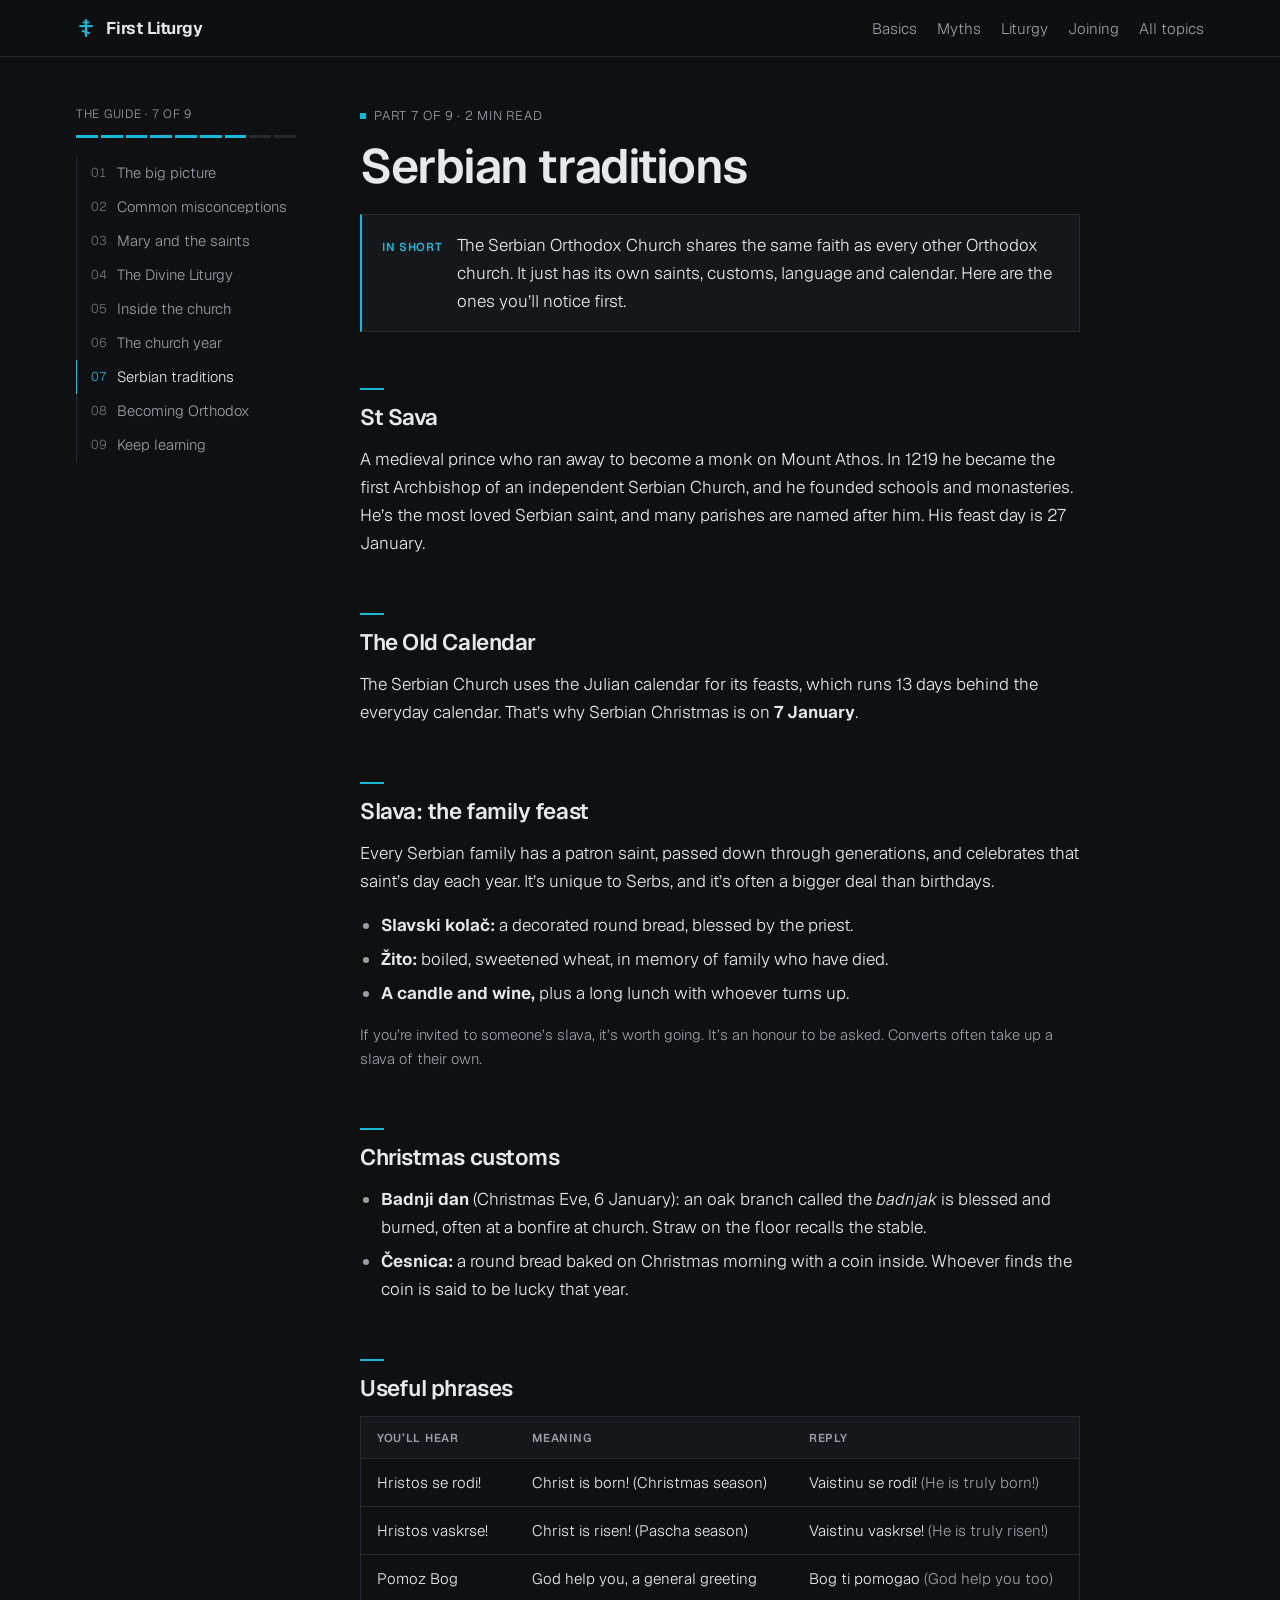
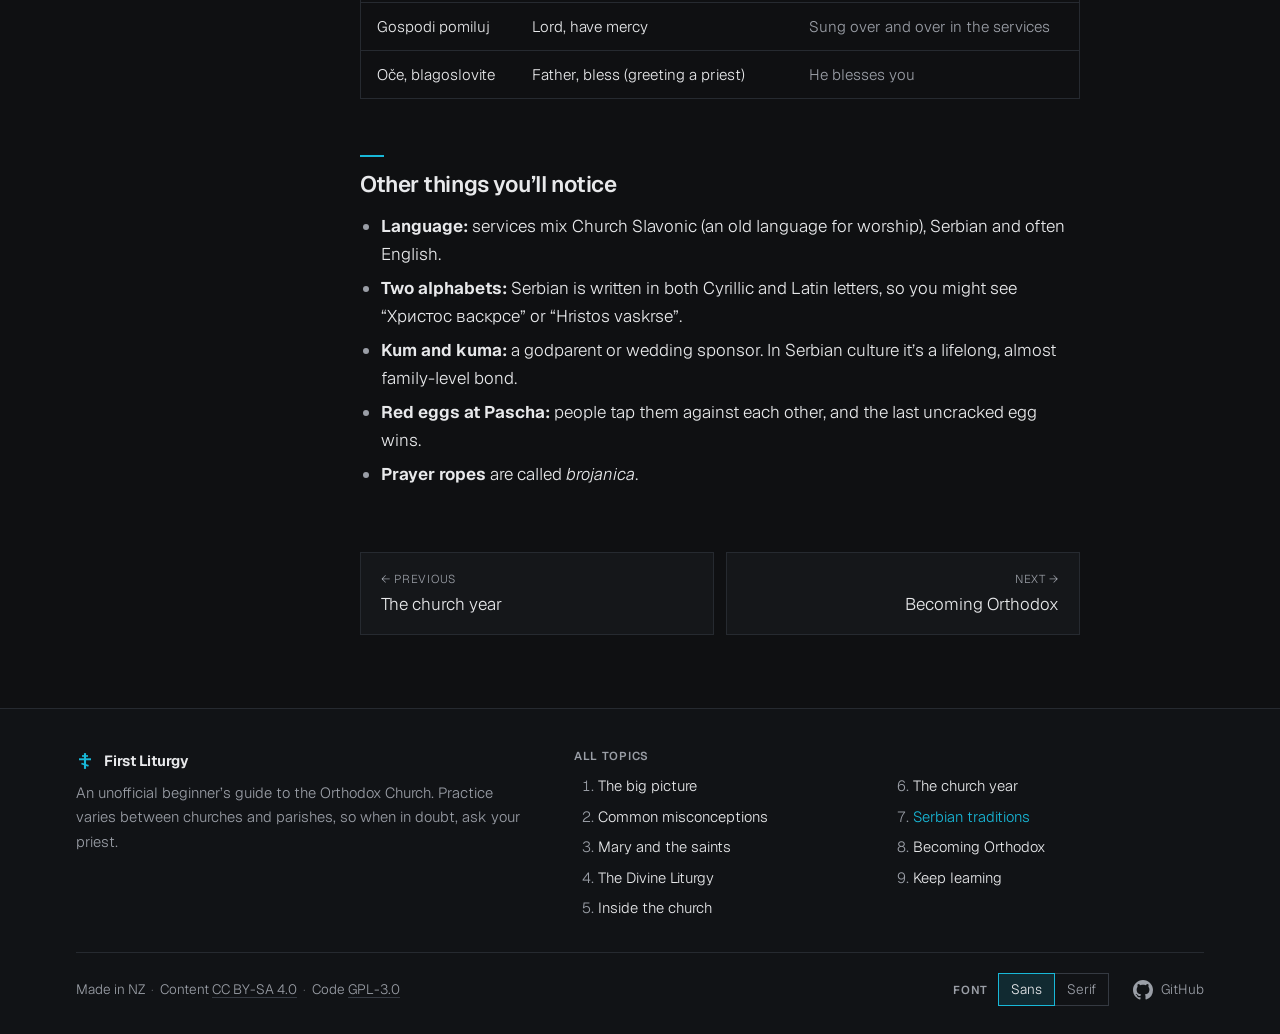
<file: public/serbian.html>
<!doctype html>
<html lang="en-NZ">
<head>
<meta charset="utf-8">
<meta name="viewport" content="width=device-width, initial-scale=1">
<title>Serbian traditions · First Liturgy</title>
<meta name="description" content="Slava, Christmas customs, the old calendar and a few phrases.">
<meta name="color-scheme" content="dark">
<meta name="theme-color" content="#0f1012">
<meta property="og:title" content="Serbian traditions · First Liturgy">
<meta property="og:description" content="Slava, Christmas customs, the old calendar and a few phrases.">
<meta property="og:type" content="website">
<link rel="canonical" href="https://firstliturgy.com/serbian">
<meta property="og:url" content="https://firstliturgy.com/serbian">
<link rel="icon" href="assets/img/favicon.svg" type="image/svg+xml">
<link rel="preload" href="assets/fonts/Geist-Variable.woff2" as="font" type="font/woff2" crossorigin>
<script src="assets/js/font-pref.js"></script>
<link rel="stylesheet" href="assets/css/site.css">
<script src="assets/js/site.js" defer></script>
</head>
<body>
<a class="skip" href="#main">Skip to content</a>
<header class="site-header">
  <div class="wrap-wide header-inner">
    <a class="brand" href="index.html"><svg class="brand-mark" viewBox="0 0 24 24" aria-hidden="true" focusable="false"><rect x="10.6" y="1.5" width="2.8" height="21"/><rect x="8" y="4.2" width="8" height="2.2"/><rect x="4" y="8.4" width="16" height="2.6"/><rect x="7" y="15.7" width="10" height="2.4" transform="rotate(18 12 16.9)"/></svg>First Liturgy</a>
    <nav aria-label="Main">
      <ul>
        <li><a href="basics.html">Basics</a></li>
        <li><a href="myths.html">Myths</a></li>
        <li><a href="liturgy.html">Liturgy</a></li>
        <li><a href="becoming.html">Joining</a></li>
        <li><a href="#topics">All topics</a></li>
      </ul>
    </nav>
  </div>
</header>
<div class="wrap-wide layout">
  <aside class="sidebar" aria-label="Guide contents">
    <p class="sidebar-label">The guide · 7 of 9</p>
    <div class="progress" aria-hidden="true"><span class="on"></span><span class="on"></span><span class="on"></span><span class="on"></span><span class="on"></span><span class="on"></span><span class="on"></span><span></span><span></span></div>
    <ol>
      <li><a href="basics.html"><span>01</span>The big picture</a></li>
      <li><a href="myths.html"><span>02</span>Common misconceptions</a></li>
      <li><a href="mary.html"><span>03</span>Mary and the saints</a></li>
      <li><a href="liturgy.html"><span>04</span>The Divine Liturgy</a></li>
      <li><a href="church.html"><span>05</span>Inside the church</a></li>
      <li><a href="year.html"><span>06</span>The church year</a></li>
      <li><a href="serbian.html" aria-current="page"><span>07</span>Serbian traditions</a></li>
      <li><a href="becoming.html"><span>08</span>Becoming Orthodox</a></li>
      <li><a href="resources.html"><span>09</span>Keep learning</a></li>
    </ol>
  </aside>
  <main id="main" class="content">
<p class="eyebrow">Part 7 of 9 · 2 min read</p>

<h1>Serbian traditions</h1>

<p class="tldr"><span>In short</span> The Serbian Orthodox Church shares the same faith as every other Orthodox church. It just has its own saints, customs, language and calendar. Here are the ones you’ll notice first.</p>

<h2>St Sava</h2>
<p>A medieval prince who ran away to become a monk on Mount Athos. In 1219 he became the first Archbishop of an independent Serbian Church, and he founded schools and monasteries. He’s the most loved Serbian saint, and many parishes are named after him. His feast day is 27 January.</p>

<h2>The Old Calendar</h2>
<p>The Serbian Church uses the Julian calendar for its feasts, which runs 13 days behind the everyday calendar. That’s why Serbian Christmas is on <strong>7 January</strong>.</p>

<h2>Slava: the family feast</h2>
<p>Every Serbian family has a patron saint, passed down through generations, and celebrates that saint’s day each year. It’s unique to Serbs, and it’s often a bigger deal than birthdays.</p>
<ul>
  <li><strong>Slavski kolač:</strong> a decorated round bread, blessed by the priest.</li>
  <li><strong>Žito:</strong> boiled, sweetened wheat, in memory of family who have died.</li>
  <li><strong>A candle and wine,</strong> plus a long lunch with whoever turns up.</li>
</ul>
<p class="small muted">If you’re invited to someone’s slava, it’s worth going. It’s an honour to be asked. Converts often take up a slava of their own.</p>

<h2>Christmas customs</h2>
<ul>
  <li><strong>Badnji dan</strong> (Christmas Eve, 6 January): an oak branch called the <em>badnjak</em> is blessed and burned, often at a bonfire at church. Straw on the floor recalls the stable.</li>
  <li><strong>Česnica:</strong> a round bread baked on Christmas morning with a coin inside. Whoever finds the coin is said to be lucky that year.</li>
</ul>

<h2>Useful phrases</h2>
<div class="table-wrap">
  <table>
    <thead><tr><th>You’ll hear</th><th>Meaning</th><th>Reply</th></tr></thead>
    <tbody>
      <tr><td>Hristos se rodi!</td><td>Christ is born! (Christmas season)</td><td>Vaistinu se rodi! <span class="muted">(He is truly born!)</span></td></tr>
      <tr><td>Hristos vaskrse!</td><td>Christ is risen! (Pascha season)</td><td>Vaistinu vaskrse! <span class="muted">(He is truly risen!)</span></td></tr>
      <tr><td>Pomoz Bog</td><td>God help you, a general greeting</td><td>Bog ti pomogao <span class="muted">(God help you too)</span></td></tr>
      <tr><td>Gospodi pomiluj</td><td>Lord, have mercy</td><td class="muted">Sung over and over in the services</td></tr>
      <tr><td>Oče, blagoslovite</td><td>Father, bless (greeting a priest)</td><td class="muted">He blesses you</td></tr>
    </tbody>
  </table>
</div>

<h2>Other things you’ll notice</h2>
<ul>
  <li><strong>Language:</strong> services mix Church Slavonic (an old language for worship), Serbian and often English.</li>
  <li><strong>Two alphabets:</strong> Serbian is written in both Cyrillic and Latin letters, so you might see “Христос васкрсе” or “Hristos vaskrse”.</li>
  <li><strong>Kum and kuma:</strong> a godparent or wedding sponsor. In Serbian culture it’s a lifelong, almost family-level bond.</li>
  <li><strong>Red eggs at Pascha:</strong> people tap them against each other, and the last uncracked egg wins.</li>
  <li><strong>Prayer ropes</strong> are called <em>brojanica</em>.</li>
</ul>

<nav class="pager" aria-label="Previous and next">
  <a class="prev" href="year.html"><span>← Previous</span>The church year</a>
  <a class="next" href="becoming.html"><span>Next →</span>Becoming Orthodox</a>
</nav>
  </main>
</div>
<footer class="site-footer" id="topics">
  <div class="wrap-wide">
    <div class="footer-top">
      <div>
        <p class="footer-brand"><svg class="brand-mark" viewBox="0 0 24 24" aria-hidden="true" focusable="false"><rect x="10.6" y="1.5" width="2.8" height="21"/><rect x="8" y="4.2" width="8" height="2.2"/><rect x="4" y="8.4" width="16" height="2.6"/><rect x="7" y="15.7" width="10" height="2.4" transform="rotate(18 12 16.9)"/></svg>First Liturgy</p>
        <p>An unofficial beginner’s guide to the Orthodox Church. Practice varies between churches and parishes, so when in doubt, ask your priest.</p>
      </div>
      <div>
        <h2>All topics</h2>
        <ol>
          <li><a href="basics.html">The big picture</a></li>
          <li><a href="myths.html">Common misconceptions</a></li>
          <li><a href="mary.html">Mary and the saints</a></li>
          <li><a href="liturgy.html">The Divine Liturgy</a></li>
          <li><a href="church.html">Inside the church</a></li>
          <li><a href="year.html">The church year</a></li>
          <li><a href="serbian.html" aria-current="page">Serbian traditions</a></li>
          <li><a href="becoming.html">Becoming Orthodox</a></li>
          <li><a href="resources.html">Keep learning</a></li>
        </ol>
      </div>
    </div>
    <div class="footer-bottom">
      <p>Made in NZ<span class="sep">·</span>Content <a href="https://creativecommons.org/licenses/by-sa/4.0/" rel="noopener noreferrer license">CC BY-SA 4.0</a><span class="sep">·</span>Code <a href="https://www.gnu.org/licenses/gpl-3.0.html" rel="noopener noreferrer license">GPL-3.0</a></p>
      <div class="footer-tools">
        <div class="font-switch" role="radiogroup" aria-labelledby="font-switch-label" hidden>
          <span class="font-switch-label" id="font-switch-label">Font</span>
          <span class="font-switch-options">
            <button type="button" role="radio" data-font-choice="sans" aria-checked="true" tabindex="0">Sans</button>
            <button type="button" role="radio" data-font-choice="serif" aria-checked="false" tabindex="-1">Serif</button>
          </span>
        </div>
        <a class="gh-link" href="https://github.com/penguin97040/ortho-info" rel="noopener noreferrer" aria-label="Source on GitHub"><svg viewBox="0 0 16 16" aria-hidden="true" focusable="false"><path d="M8 0C3.58 0 0 3.58 0 8c0 3.54 2.29 6.53 5.47 7.59.4.07.55-.17.55-.38 0-.19-.01-.82-.01-1.49-2.01.37-2.53-.49-2.69-.94-.09-.23-.48-.94-.82-1.13-.28-.15-.68-.52-.01-.53.63-.01 1.08.58 1.23.82.72 1.21 1.87.87 2.33.66.07-.52.28-.87.51-1.07-1.78-.2-3.64-.89-3.64-3.95 0-.87.31-1.59.82-2.15-.08-.2-.36-1.02.08-2.12 0 0 .67-.21 2.2.82.64-.18 1.32-.27 2-.27.68 0 1.36.09 2 .27 1.53-1.04 2.2-.82 2.2-.82.44 1.1.16 1.92.08 2.12.51.56.82 1.27.82 2.15 0 3.07-1.87 3.75-3.65 3.95.29.25.54.73.54 1.48 0 1.07-.01 1.93-.01 2.2 0 .21.15.46.55.38A8.013 8.013 0 0016 8c0-4.42-3.58-8-8-8z"/></svg><span>GitHub</span></a>
      </div>
    </div>
  </div>
</footer>
</body>
</html>
</file>
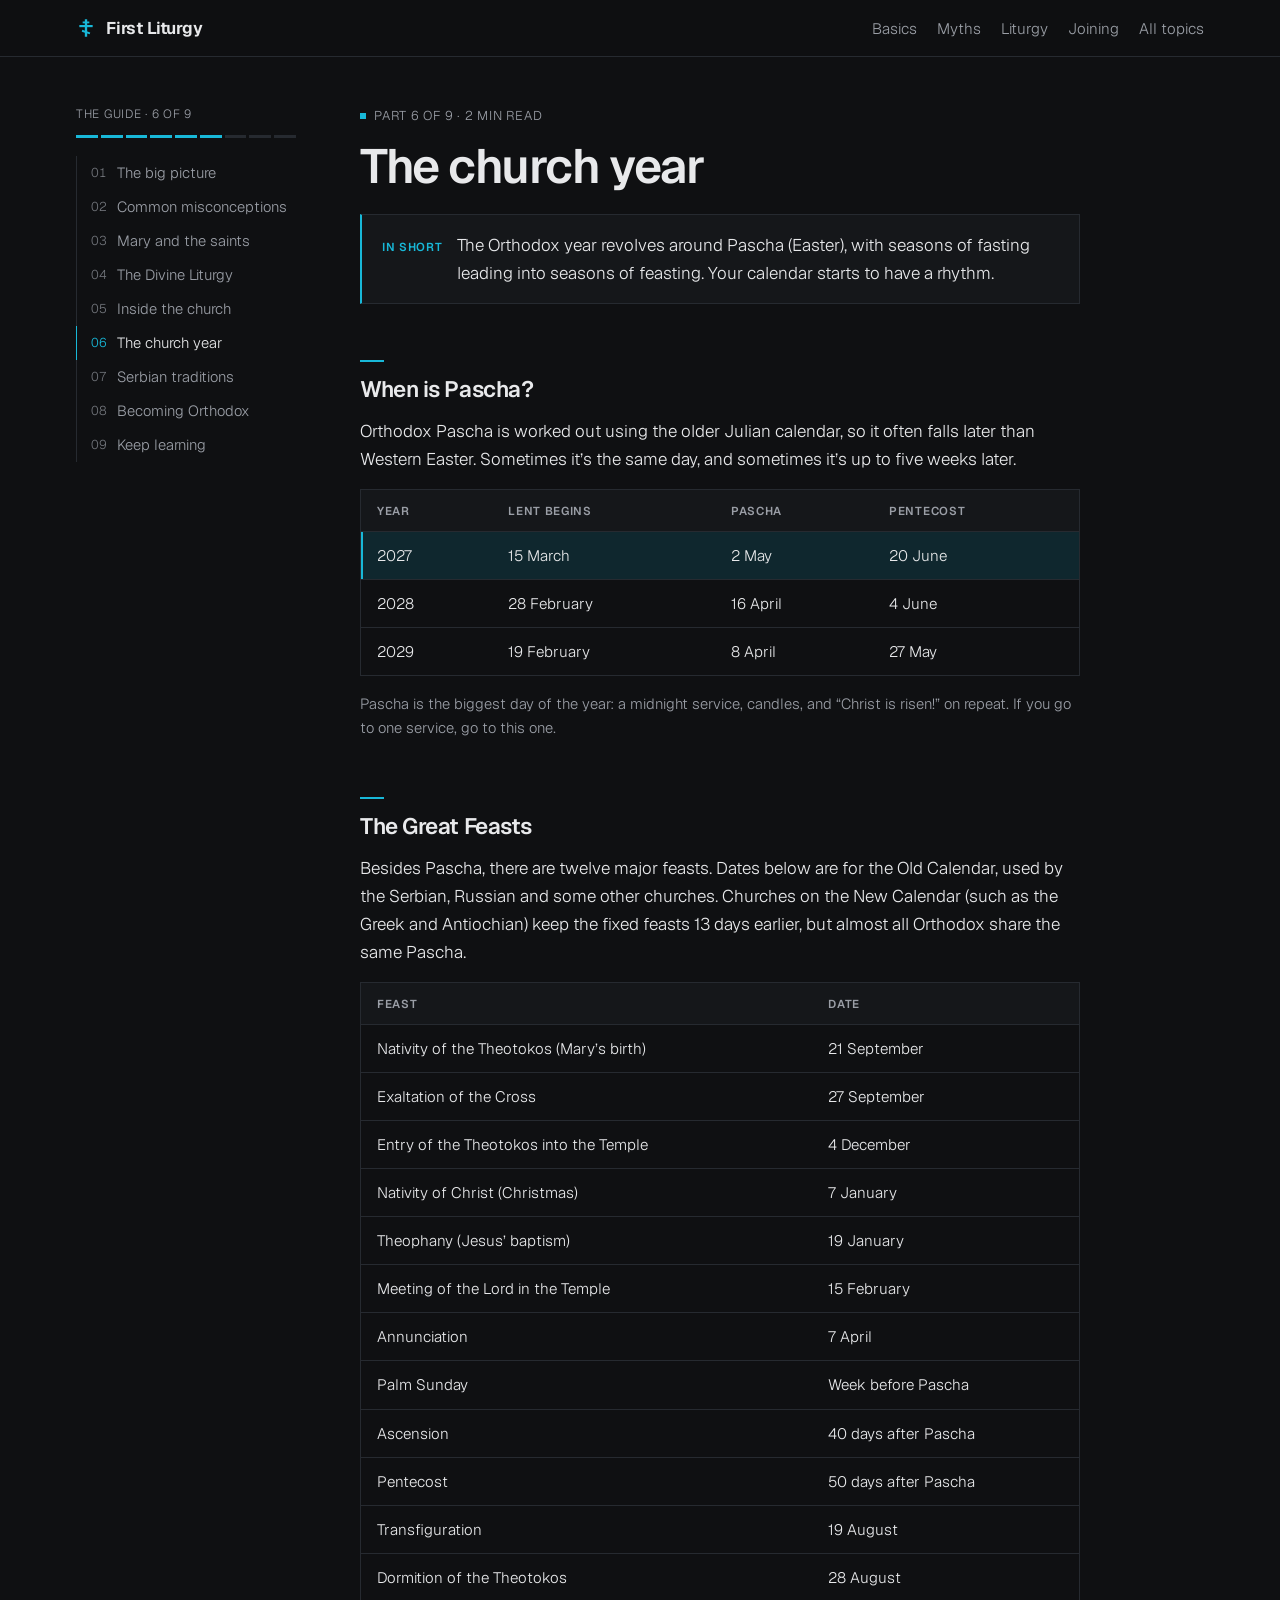
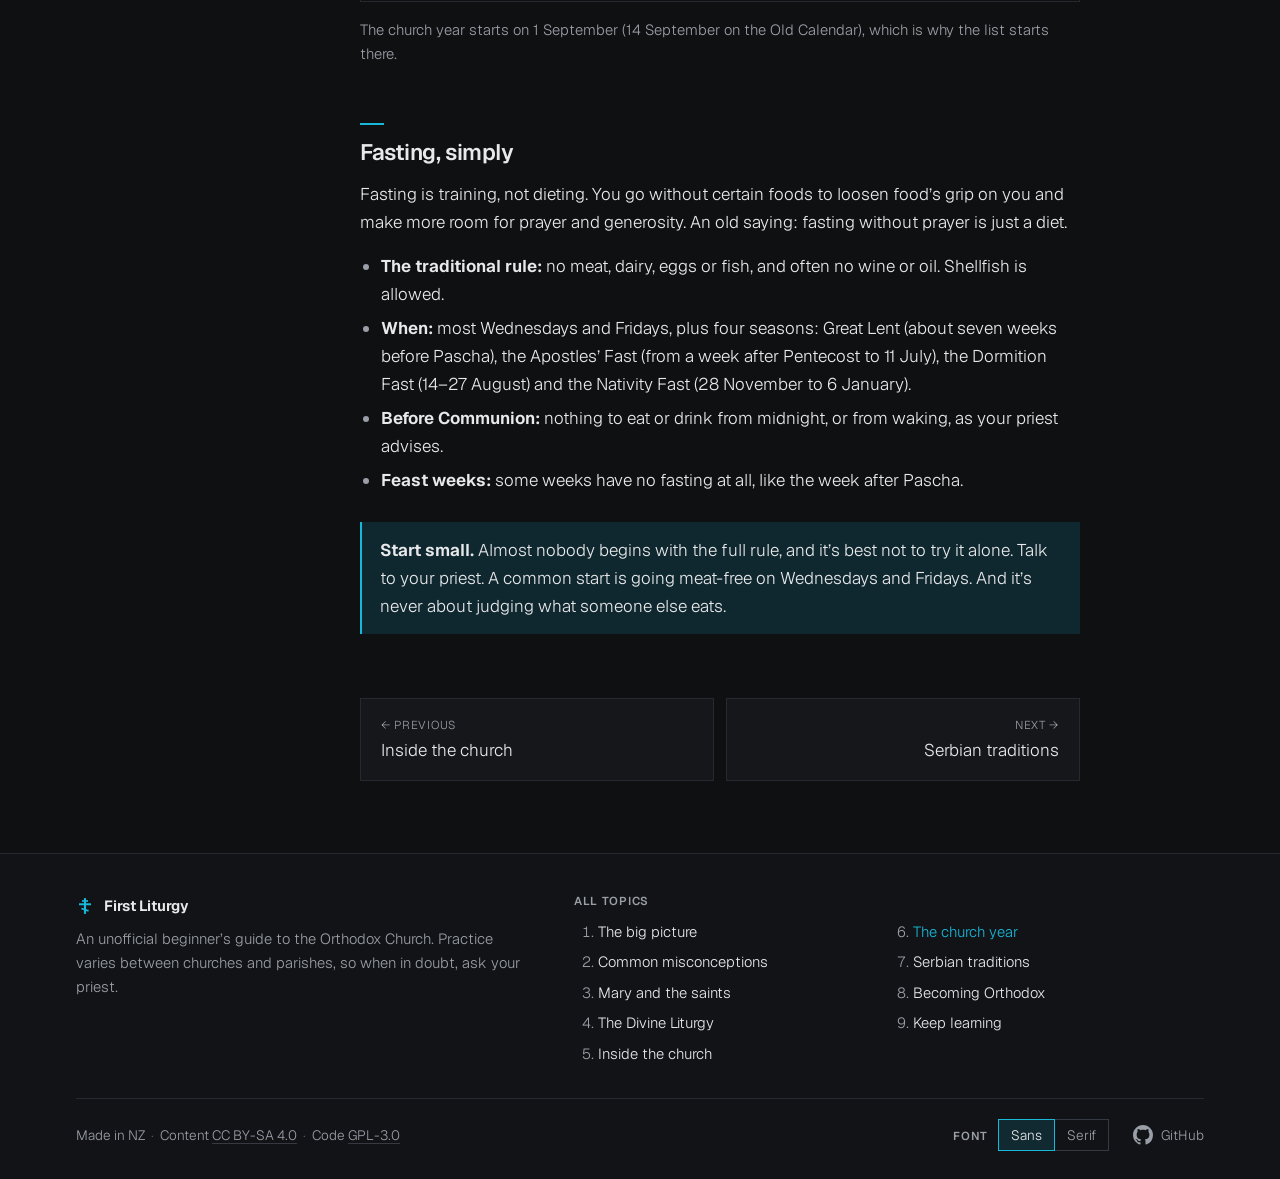
<file: public/year.html>
<!doctype html>
<html lang="en-NZ">
<head>
<meta charset="utf-8">
<meta name="viewport" content="width=device-width, initial-scale=1">
<title>The church year · First Liturgy</title>
<meta name="description" content="Pascha dates, the major feasts and how fasting works.">
<meta name="color-scheme" content="dark">
<meta name="theme-color" content="#0f1012">
<meta property="og:title" content="The church year · First Liturgy">
<meta property="og:description" content="Pascha dates, the major feasts and how fasting works.">
<meta property="og:type" content="website">
<link rel="canonical" href="https://firstliturgy.com/year">
<meta property="og:url" content="https://firstliturgy.com/year">
<link rel="icon" href="assets/img/favicon.svg" type="image/svg+xml">
<link rel="preload" href="assets/fonts/Geist-Variable.woff2" as="font" type="font/woff2" crossorigin>
<script src="assets/js/font-pref.js"></script>
<link rel="stylesheet" href="assets/css/site.css">
<script src="assets/js/site.js" defer></script>
</head>
<body>
<a class="skip" href="#main">Skip to content</a>
<header class="site-header">
  <div class="wrap-wide header-inner">
    <a class="brand" href="index.html"><svg class="brand-mark" viewBox="0 0 24 24" aria-hidden="true" focusable="false"><rect x="10.6" y="1.5" width="2.8" height="21"/><rect x="8" y="4.2" width="8" height="2.2"/><rect x="4" y="8.4" width="16" height="2.6"/><rect x="7" y="15.7" width="10" height="2.4" transform="rotate(18 12 16.9)"/></svg>First Liturgy</a>
    <nav aria-label="Main">
      <ul>
        <li><a href="basics.html">Basics</a></li>
        <li><a href="myths.html">Myths</a></li>
        <li><a href="liturgy.html">Liturgy</a></li>
        <li><a href="becoming.html">Joining</a></li>
        <li><a href="#topics">All topics</a></li>
      </ul>
    </nav>
  </div>
</header>
<div class="wrap-wide layout">
  <aside class="sidebar" aria-label="Guide contents">
    <p class="sidebar-label">The guide · 6 of 9</p>
    <div class="progress" aria-hidden="true"><span class="on"></span><span class="on"></span><span class="on"></span><span class="on"></span><span class="on"></span><span class="on"></span><span></span><span></span><span></span></div>
    <ol>
      <li><a href="basics.html"><span>01</span>The big picture</a></li>
      <li><a href="myths.html"><span>02</span>Common misconceptions</a></li>
      <li><a href="mary.html"><span>03</span>Mary and the saints</a></li>
      <li><a href="liturgy.html"><span>04</span>The Divine Liturgy</a></li>
      <li><a href="church.html"><span>05</span>Inside the church</a></li>
      <li><a href="year.html" aria-current="page"><span>06</span>The church year</a></li>
      <li><a href="serbian.html"><span>07</span>Serbian traditions</a></li>
      <li><a href="becoming.html"><span>08</span>Becoming Orthodox</a></li>
      <li><a href="resources.html"><span>09</span>Keep learning</a></li>
    </ol>
  </aside>
  <main id="main" class="content">
<p class="eyebrow">Part 6 of 9 · 2 min read</p>

<h1>The church year</h1>

<p class="tldr"><span>In short</span> The Orthodox year revolves around Pascha (Easter), with seasons of fasting leading into seasons of feasting. Your calendar starts to have a rhythm.</p>

<h2>When is Pascha?</h2>
<p>Orthodox Pascha is worked out using the older Julian calendar, so it often falls later than Western Easter. Sometimes it’s the same day, and sometimes it’s up to five weeks later.</p>
<div class="table-wrap">
  <table>
    <thead><tr><th>Year</th><th>Lent begins</th><th>Pascha</th><th>Pentecost</th></tr></thead>
    <tbody data-pascha>
      <tr><td class="nowrap">2027</td><td class="nowrap">15 March</td><td class="nowrap">2 May</td><td class="nowrap">20 June</td></tr>
      <tr><td class="nowrap">2028</td><td class="nowrap">28 February</td><td class="nowrap">16 April</td><td class="nowrap">4 June</td></tr>
      <tr><td class="nowrap">2029</td><td class="nowrap">19 February</td><td class="nowrap">8 April</td><td class="nowrap">27 May</td></tr>
    </tbody>
  </table>
</div>
<p class="small muted">Pascha is the biggest day of the year: a midnight service, candles, and “Christ is risen!” on repeat. If you go to one service, go to this one.</p>

<h2>The Great Feasts</h2>
<p>Besides Pascha, there are twelve major feasts. Dates below are for the Old Calendar, used by the Serbian, Russian and some other churches. Churches on the New Calendar (such as the Greek and Antiochian) keep the fixed feasts 13 days earlier, but almost all Orthodox share the same Pascha.</p>
<div class="table-wrap">
  <table>
    <thead><tr><th>Feast</th><th>Date</th></tr></thead>
    <tbody>
      <tr><td>Nativity of the Theotokos (Mary’s birth)</td><td class="nowrap">21 September</td></tr>
      <tr><td>Exaltation of the Cross</td><td class="nowrap">27 September</td></tr>
      <tr><td>Entry of the Theotokos into the Temple</td><td class="nowrap">4 December</td></tr>
      <tr><td>Nativity of Christ (Christmas)</td><td class="nowrap">7 January</td></tr>
      <tr><td>Theophany (Jesus’ baptism)</td><td class="nowrap">19 January</td></tr>
      <tr><td>Meeting of the Lord in the Temple</td><td class="nowrap">15 February</td></tr>
      <tr><td>Annunciation</td><td class="nowrap">7 April</td></tr>
      <tr><td>Palm Sunday</td><td class="nowrap">Week before Pascha</td></tr>
      <tr><td>Ascension</td><td class="nowrap">40 days after Pascha</td></tr>
      <tr><td>Pentecost</td><td class="nowrap">50 days after Pascha</td></tr>
      <tr><td>Transfiguration</td><td class="nowrap">19 August</td></tr>
      <tr><td>Dormition of the Theotokos</td><td class="nowrap">28 August</td></tr>
    </tbody>
  </table>
</div>
<p class="small muted">The church year starts on 1 September (14 September on the Old Calendar), which is why the list starts there.</p>

<h2>Fasting, simply</h2>
<p>Fasting is training, not dieting. You go without certain foods to loosen food’s grip on you and make more room for prayer and generosity. An old saying: fasting without prayer is just a diet.</p>
<ul>
  <li><strong>The traditional rule:</strong> no meat, dairy, eggs or fish, and often no wine or oil. Shellfish is allowed.</li>
  <li><strong>When:</strong> most Wednesdays and Fridays, plus four seasons: Great Lent (about seven weeks before Pascha), the Apostles’ Fast (from a week after Pentecost to 11 July), the Dormition Fast (14–27 August) and the Nativity Fast (28 November to 6 January).</li>
  <li><strong>Before Communion:</strong> nothing to eat or drink from midnight, or from waking, as your priest advises.</li>
  <li><strong>Feast weeks:</strong> some weeks have no fasting at all, like the week after Pascha.</li>
</ul>
<div class="note">
  <p><strong>Start small.</strong> Almost nobody begins with the full rule, and it’s best not to try it alone. Talk to your priest. A common start is going meat-free on Wednesdays and Fridays. And it’s never about judging what someone else eats.</p>
</div>

<nav class="pager" aria-label="Previous and next">
  <a class="prev" href="church.html"><span>← Previous</span>Inside the church</a>
  <a class="next" href="serbian.html"><span>Next →</span>Serbian traditions</a>
</nav>
  </main>
</div>
<footer class="site-footer" id="topics">
  <div class="wrap-wide">
    <div class="footer-top">
      <div>
        <p class="footer-brand"><svg class="brand-mark" viewBox="0 0 24 24" aria-hidden="true" focusable="false"><rect x="10.6" y="1.5" width="2.8" height="21"/><rect x="8" y="4.2" width="8" height="2.2"/><rect x="4" y="8.4" width="16" height="2.6"/><rect x="7" y="15.7" width="10" height="2.4" transform="rotate(18 12 16.9)"/></svg>First Liturgy</p>
        <p>An unofficial beginner’s guide to the Orthodox Church. Practice varies between churches and parishes, so when in doubt, ask your priest.</p>
      </div>
      <div>
        <h2>All topics</h2>
        <ol>
          <li><a href="basics.html">The big picture</a></li>
          <li><a href="myths.html">Common misconceptions</a></li>
          <li><a href="mary.html">Mary and the saints</a></li>
          <li><a href="liturgy.html">The Divine Liturgy</a></li>
          <li><a href="church.html">Inside the church</a></li>
          <li><a href="year.html" aria-current="page">The church year</a></li>
          <li><a href="serbian.html">Serbian traditions</a></li>
          <li><a href="becoming.html">Becoming Orthodox</a></li>
          <li><a href="resources.html">Keep learning</a></li>
        </ol>
      </div>
    </div>
    <div class="footer-bottom">
      <p>Made in NZ<span class="sep">·</span>Content <a href="https://creativecommons.org/licenses/by-sa/4.0/" rel="noopener noreferrer license">CC BY-SA 4.0</a><span class="sep">·</span>Code <a href="https://www.gnu.org/licenses/gpl-3.0.html" rel="noopener noreferrer license">GPL-3.0</a></p>
      <div class="footer-tools">
        <div class="font-switch" role="radiogroup" aria-labelledby="font-switch-label" hidden>
          <span class="font-switch-label" id="font-switch-label">Font</span>
          <span class="font-switch-options">
            <button type="button" role="radio" data-font-choice="sans" aria-checked="true" tabindex="0">Sans</button>
            <button type="button" role="radio" data-font-choice="serif" aria-checked="false" tabindex="-1">Serif</button>
          </span>
        </div>
        <a class="gh-link" href="https://github.com/penguin97040/ortho-info" rel="noopener noreferrer" aria-label="Source on GitHub"><svg viewBox="0 0 16 16" aria-hidden="true" focusable="false"><path d="M8 0C3.58 0 0 3.58 0 8c0 3.54 2.29 6.53 5.47 7.59.4.07.55-.17.55-.38 0-.19-.01-.82-.01-1.49-2.01.37-2.53-.49-2.69-.94-.09-.23-.48-.94-.82-1.13-.28-.15-.68-.52-.01-.53.63-.01 1.08.58 1.23.82.72 1.21 1.87.87 2.33.66.07-.52.28-.87.51-1.07-1.78-.2-3.64-.89-3.64-3.95 0-.87.31-1.59.82-2.15-.08-.2-.36-1.02.08-2.12 0 0 .67-.21 2.2.82.64-.18 1.32-.27 2-.27.68 0 1.36.09 2 .27 1.53-1.04 2.2-.82 2.2-.82.44 1.1.16 1.92.08 2.12.51.56.82 1.27.82 2.15 0 3.07-1.87 3.75-3.65 3.95.29.25.54.73.54 1.48 0 1.07-.01 1.93-.01 2.2 0 .21.15.46.55.38A8.013 8.013 0 0016 8c0-4.42-3.58-8-8-8z"/></svg><span>GitHub</span></a>
      </div>
    </div>
  </div>
</footer>
</body>
</html>
</file>
<file: public/assets/css/site.css>
/* First Liturgy — single stylesheet. Dark only, sharp corners. See the style guide before changing tokens. */

@font-face {
  font-family: "Geist";
  src: url("../fonts/Geist-Variable.woff2") format("woff2");
  font-weight: 100 900;
  font-style: normal;
  font-display: swap;
}

@font-face {
  font-family: "Geist";
  src: url("../fonts/Geist-Italic-Variable.woff2") format("woff2");
  font-weight: 100 900;
  font-style: italic;
  font-display: swap;
}

/* Only downloaded when serif mode is chosen. One weight, no italic: bold and italic are synthesised. */
@font-face {
  font-family: "Geist Serif";
  src: url("../fonts/GeistSerif-Variable.woff2") format("woff2");
  font-weight: 400;
  font-style: normal;
  font-display: swap;
}

:root {
  --bg: #0f1012;
  --surface: #15171a;
  --surface-2: #1c1f23;
  --surface-3: #20242a;
  --line: #262a30;
  --line-strong: #353a42;
  --btn-line: #5c626c;
  --text: #e8e9eb;
  --muted: #9a9ea6;
  --accent: #18b8d8;
  --accent-strong: #5fd0e8;
  --accent-soft: rgba(24, 184, 216, 0.14);
  --accent-line: rgba(24, 184, 216, 0.5);

  /* Typography. Sans is the default (and the no-JS style); serif overrides follow below. */
  --font-sans: "Geist", ui-sans-serif, system-ui, -apple-system, "Segoe UI", Roboto, "Helvetica Neue", Arial, sans-serif;
  --font-serif: "Geist Serif", "Geist", serif; /* Geist Serif has no Cyrillic, so Geist Sans fills those letters */
  --font-body: var(--font-sans);
  --font-head: var(--font-sans);
  --font-label: var(--font-sans);
  --font-features: "ss01", "ss03", "ss08"; /* no-tail a, alternative l, rounded dots */
  --w-body: 300;
  --w-head: 600;
  --w-hero: 700;
  --w-strong: 650;
  --ls-hero: -0.03em;
  --ls-h1: -0.03em;
  --ls-h2: -0.02em;
  --ls-h3: -0.01em;

  --radius: 0;
  --radius-sm: 2px;
  --wrap: 720px;
  --wrap-wide: 1160px;
  --content: 880px;

  --ease: cubic-bezier(0.2, 0.7, 0.2, 1);
  --dur-fast: 120ms;
  --dur: 200ms;
  --dur-slow: 320ms;

  color-scheme: dark;
  interpolate-size: allow-keywords;
}

/* Serif mode, chosen in the footer. Bold and italic are left to the browser to synthesise. */
:root[data-font="serif"] {
  --font-body: var(--font-serif);
  --font-head: var(--font-serif);
  --font-label: var(--font-serif);
  --font-features: normal;
  --w-body: 400;
  --w-head: 700;
  --w-hero: 700;
  --ls-hero: -0.01em;
  --ls-h1: -0.01em;
  --ls-h2: -0.01em;
  --ls-h3: -0.01em;
}

*,
*::before,
*::after { box-sizing: border-box; }

html { -webkit-text-size-adjust: 100%; scroll-padding-top: 16px; } /* the header only sticks from 680px */
@media (min-width: 680px) { html { scroll-padding-top: 88px; } }

body {
  margin: 0;
  background: var(--bg);
  color: var(--text);
  font-family: var(--font-body);
  font-size: 1.0625rem;
  font-weight: var(--w-body);
  line-height: 1.65;
  font-feature-settings: var(--font-features);
  -webkit-font-smoothing: antialiased;
}

img, svg { max-width: 100%; }

a {
  color: var(--accent);
  text-decoration-thickness: 1px;
  text-underline-offset: 3px;
  transition: color var(--dur-fast) var(--ease), text-decoration-color var(--dur-fast) var(--ease);
}
a:hover { color: var(--accent-strong); }

:focus-visible { outline: 2px solid var(--accent); outline-offset: 3px; border-radius: var(--radius-sm); }

.wrap { max-width: var(--wrap); margin: 0 auto; padding: 0 16px; }
.wrap-wide { max-width: var(--wrap-wide); margin: 0 auto; padding: 0 16px; }

.skip {
  position: absolute; left: 16px; top: -100px; z-index: 10;
  background: var(--accent); color: var(--bg); padding: 8px 12px; font-weight: 600;
}
.skip:focus { top: 12px; }

/* ---------- Header ---------- */

.site-header {
  position: relative; z-index: 5;
  background: rgba(15, 16, 18, 0.82);
  backdrop-filter: saturate(140%) blur(12px);
  -webkit-backdrop-filter: saturate(140%) blur(12px);
  border-bottom: 1px solid var(--line);
}
@media (min-width: 680px) { .site-header { position: sticky; top: 0; } }

.header-inner {
  display: flex; flex-wrap: wrap; align-items: center; justify-content: space-between;
  gap: 8px 24px; padding-top: 14px; padding-bottom: 14px;
}

.brand {
  display: inline-flex; align-items: center; gap: 10px;
  color: var(--text); text-decoration: none; font-weight: 650; letter-spacing: -0.01em;
}
.brand:hover { color: var(--text); }
.brand-mark { width: 20px; height: 20px; flex: none; fill: var(--accent); transition: transform var(--dur-slow) var(--ease); }
.brand:hover .brand-mark { transform: translateY(-1px) scale(1.06); }

.site-header nav ul { display: flex; flex-wrap: wrap; gap: 4px 20px; margin: 0; padding: 0; list-style: none; }
.site-header nav li { margin: 0; }
.site-header nav a { position: relative; color: var(--muted); text-decoration: none; font-size: 0.95rem; padding: 4px 0; }
.site-header nav a::after {
  content: ""; position: absolute; left: 0; right: 0; bottom: -2px; height: 1px; background: var(--accent);
  transform: scaleX(0); transform-origin: left; transition: transform var(--dur) var(--ease);
}
.site-header nav a:hover,
.site-header nav a[aria-current="page"] { color: var(--text); }
.site-header nav a:hover::after,
.site-header nav a[aria-current="page"]::after { transform: scaleX(1); }

/* ---------- Page layout ---------- */

main { padding-top: 48px; padding-bottom: 72px; container-type: inline-size; animation: rise var(--dur-slow) var(--ease) both; }

.layout { display: block; }
.sidebar { display: none; }

@media (min-width: 1024px) {
  .layout { display: grid; grid-template-columns: 220px minmax(0, var(--content)); gap: 64px; justify-content: center; }
  /* padding-top matches main's, so the first lines align; top is 88px less that padding, to sit below the sticky header. */
  .sidebar { display: block; position: sticky; top: 40px; align-self: start; padding-top: 48px; }
}

/* One shared width for everything in the guide column, so text, cards, tables and the pager line up. */
.content > * { max-width: var(--wrap); }

.sidebar-label, .eyebrow, .tldr span, .num, .count, th, .site-footer h2, .stepper-list dt, .myth-label {
  font-family: var(--font-label); letter-spacing: 0.06em; font-variant-numeric: tabular-nums;
}
.sidebar-label { margin: 0 0 10px; font-size: 0.75rem; text-transform: uppercase; color: var(--muted); }
.progress { display: grid; grid-template-columns: repeat(9, 1fr); gap: 3px; margin: 0 0 18px; }
.progress span { height: 3px; background: var(--line); }
.progress span.on { background: var(--accent); }
.sidebar ol { list-style: none; padding: 0; margin: 0; border-left: 1px solid var(--line); }
.sidebar li { margin: 0; }
.sidebar a {
  display: flex; gap: 10px; padding: 7px 0 7px 14px; margin-left: -1px; border-left: 1px solid transparent;
  color: var(--muted); text-decoration: none; font-size: 0.925rem; line-height: 1.35;
  transition: color var(--dur-fast) var(--ease), border-color var(--dur) var(--ease), transform var(--dur) var(--ease);
}
.sidebar a span { font-family: var(--font-label); font-variant-numeric: tabular-nums; font-size: 0.8rem; opacity: 0.7; padding-top: 1px; }
.sidebar a:hover { color: var(--text); transform: translateX(2px); }
.sidebar a[aria-current="page"] { color: var(--text); border-left-color: var(--accent); }
.sidebar a[aria-current="page"] span { color: var(--accent); opacity: 1; }

/* ---------- Type ---------- */

h1, h2, h3 { font-family: var(--font-head); line-height: 1.2; font-weight: var(--w-head); }
h1 { font-size: clamp(2.1rem, 7vw, 3rem); margin: 0 0 18px; letter-spacing: var(--ls-h1); }
h2 { font-size: 1.4rem; margin: 56px 0 14px; letter-spacing: var(--ls-h2); }
h2::before { content: ""; display: block; width: 24px; height: 2px; background: var(--accent); margin-bottom: 14px; }
h3 { font-size: 1.1rem; margin: 0 0 6px; letter-spacing: var(--ls-h3); }
p { margin: 0 0 16px; }
ul, ol { padding-left: 1.25em; margin: 0 0 16px; }
li { margin-bottom: 6px; }
li::marker { color: var(--muted); }
strong { font-weight: var(--w-strong); }

.eyebrow { display: flex; align-items: center; gap: 8px; color: var(--muted); font-size: 0.8rem; margin: 0 0 12px; text-transform: uppercase; }
.eyebrow::before { content: ""; width: 6px; height: 6px; background: var(--accent); }

.lede { font-size: 1.2rem; color: var(--muted); max-width: 640px; }
.muted { color: var(--muted); }
.small { font-size: 0.925rem; }
.ref { color: var(--muted); font-size: 0.9em; white-space: nowrap; }

.tldr {
  display: flex; gap: 14px; align-items: baseline;
  background: var(--surface); border: 1px solid var(--line); border-left: 2px solid var(--accent);
  padding: 16px 20px; margin-bottom: 36px;
}
.tldr span { flex: none; font-size: 0.72rem; font-weight: 600; text-transform: uppercase; color: var(--accent); }
@container (max-width: 480px) { .tldr { flex-direction: column; gap: 4px; } }

/* ---------- Home ---------- */

.hero-cross {
  display: none;
  filter: drop-shadow(0 0 10px rgb(95 208 232 / 0%)) drop-shadow(0 0 32px rgb(24 184 216 / 0%));
  transition: filter 600ms var(--ease);
}
@media (hover: hover) {
  .hero-cross:hover { filter: drop-shadow(0 0 10px rgb(95 208 232 / 55%)) drop-shadow(0 0 32px rgb(24 184 216 / 40%)); }
}
.hero { position: relative; isolation: isolate; padding: 32px 0 16px; display: grid; gap: 32px; align-items: end; }
.hero::before {
  content: ""; position: absolute; z-index: -1; inset: -48px -16px 0; pointer-events: none; border-bottom: 1px solid var(--line);
}
.hero h1 { font-size: clamp(2.5rem, 8vw, 4.25rem); line-height: 1.04; max-width: 15ch; font-weight: var(--w-hero); letter-spacing: var(--ls-hero); }
@container (min-width: 900px) {
  .hero { grid-template-columns: minmax(0, 1.5fr) minmax(0, 1fr); gap: 56px; padding-bottom: 48px; }
  .hero-cross { display: block; justify-self: center; align-self: center; height: clamp(220px, 28vw, 320px); width: auto; fill: var(--accent); }
}


/* Buttons in a group share one width, so a pair always matches. */
.actions { display: grid; grid-template-columns: 1fr; gap: 12px; margin-top: 28px; }
@container (min-width: 520px) { .actions { grid-template-columns: repeat(2, 16rem); } }

/* ---------- Buttons ---------- */

.btn {
  display: inline-flex; align-items: center; justify-content: center; gap: 10px;
  padding: 12px 20px; border-radius: var(--radius); border: 1px solid var(--btn-line);
  background: transparent; color: var(--text); font: inherit; font-size: 0.95rem; font-weight: 600;
  text-decoration: none; cursor: pointer; white-space: nowrap;
  transition: background var(--dur) var(--ease), border-color var(--dur) var(--ease), color var(--dur) var(--ease),
    transform var(--dur-fast) var(--ease), box-shadow var(--dur) var(--ease);
}
.btn:hover { border-color: var(--accent); color: var(--text); background: var(--accent-soft); }
.btn:active { transform: scale(0.98); }
.btn .arrow { display: inline-block; transition: transform var(--dur) var(--ease); }
.btn:hover .arrow { transform: translateX(3px); }
.btn:hover .arrow.back { transform: translateX(-3px); }
.btn:hover .arrow.down { transform: translateY(3px); }
.btn-primary { background: var(--accent); border-color: var(--accent); color: var(--bg); }
.btn-primary:hover { background: var(--accent-strong); border-color: var(--accent-strong); color: var(--bg); box-shadow: 0 8px 28px -10px rgb(24 184 216 / 65%); }
.btn[disabled] { opacity: 0.35; cursor: default; pointer-events: none; }

.text-link { display: inline-flex; gap: 6px; font-weight: 600; text-decoration: none; }
.text-link .arrow { transition: transform var(--dur) var(--ease); }
.text-link:hover .arrow { transform: translateX(3px); }

/* ---------- Cards and grids ---------- */

.grid { display: grid; gap: 12px; grid-template-columns: 1fr; margin: 0 0 16px; padding: 0; list-style: none; }
.grid > li { margin: 0; }
@container (min-width: 560px) { .grid-2, .grid-3, .grid-4 { grid-template-columns: 1fr 1fr; } }
@container (min-width: 820px) { .grid-3 { grid-template-columns: repeat(3, 1fr); } }
/* In the guide column the cards would be too narrow at 3-up, so they stay 2-up. */
@container (min-width: 820px) { .content .grid-3 { grid-template-columns: 1fr 1fr; } }
@container (min-width: 960px) { .grid-4 { grid-template-columns: repeat(4, 1fr); } }

.card {
  position: relative; height: 100%;
  background: var(--surface-2);
  border: 1px solid var(--line); border-radius: var(--radius);
  padding: 20px 22px; margin: 0;
}
.card p:last-child, .card ul:last-child { margin-bottom: 0; }
.card::before {
  content: ""; position: absolute; left: -1px; right: -1px; top: -1px; height: 2px; background: var(--accent);
  transform: scaleX(0); transform-origin: left; transition: transform var(--dur-slow) var(--ease);
}
.card:hover::before { transform: scaleX(1); }

a.card {
  display: block; color: var(--text); text-decoration: none; padding-bottom: 44px;
  transition: transform var(--dur) var(--ease), border-color var(--dur) var(--ease), background-color var(--dur) var(--ease), box-shadow var(--dur) var(--ease);
}
a.card:hover { transform: translateY(-2px); background: var(--surface-3); border-color: var(--line-strong); box-shadow: 0 14px 30px -18px rgba(0, 0, 0, 0.9); color: var(--text); }
a.card::after {
  content: "\2192"; position: absolute; right: 20px; bottom: 14px; color: var(--muted);
  transition: transform var(--dur) var(--ease), color var(--dur) var(--ease);
}
a.card:hover::after { transform: translateX(4px); color: var(--accent); }
a.card .num { color: var(--accent); font-size: 0.8rem; font-weight: 600; }
a.card h3 { margin-top: 6px; }

a.card p { color: var(--muted); font-size: 0.95rem; margin: 0; }
/* Narrow: link cards become compact rows, with the arrow inline on the right. */
@container (width < 560px) {
  a.card { padding: 12px 44px 12px 16px; }
  a.card::after { bottom: auto; top: 50%; right: 16px; translate: 0 -50%; }
  a.card h3 { margin: 2px 0 2px; font-size: 1rem; }
  a.card p { font-size: 0.9rem; line-height: 1.4; }
}

.note { border-left: 2px solid var(--accent); background: var(--accent-soft); padding: 14px 18px; margin: 28px 0; }
.note p:last-child, .note ul:last-child { margin-bottom: 0; }

/* Staggered entrance for card grids */
.stagger > li { animation: rise var(--dur-slow) var(--ease) both; }
.stagger > li:nth-child(2) { animation-delay: 40ms; }
.stagger > li:nth-child(3) { animation-delay: 80ms; }
.stagger > li:nth-child(4) { animation-delay: 120ms; }
.stagger > li:nth-child(5) { animation-delay: 160ms; }
.stagger > li:nth-child(6) { animation-delay: 200ms; }
.stagger > li:nth-child(7) { animation-delay: 240ms; }
.stagger > li:nth-child(8) { animation-delay: 280ms; }
.stagger > li:nth-child(9) { animation-delay: 320ms; }

/* ---------- Timeline ---------- */

.timeline { list-style: none; padding: 0; margin: 0 0 16px; border-left: 1px solid var(--line-strong); }
.timeline li { position: relative; padding: 0 0 20px 22px; margin: 0; }
.timeline li::before {
  content: ""; position: absolute; left: -5px; top: 8px; width: 9px; height: 9px;
  background: var(--bg); border: 2px solid var(--accent); transform: rotate(45deg);
}
.timeline b { display: block; color: var(--accent); font-family: var(--font-label); font-size: 0.85rem; font-weight: 600; font-variant-numeric: tabular-nums; }

/* ---------- Numbered steps ---------- */

.steps { list-style: none; counter-reset: step; padding: 0; }
.steps > li { counter-increment: step; position: relative; padding: 0 0 22px 52px; margin: 0; }
.steps > li::before {
  content: counter(step, decimal-leading-zero); position: absolute; left: 0; top: 0;
  width: 34px; height: 34px; display: grid; place-items: center;
  background: var(--surface-2); border: 1px solid var(--line-strong);
  color: var(--accent); font-family: var(--font-label); font-weight: 600; font-size: 0.8rem; font-variant-numeric: tabular-nums;
}
.steps > li:not(:last-child)::after { content: ""; position: absolute; left: 17px; top: 38px; bottom: 4px; width: 1px; background: var(--line); }
.steps > li p { margin: 0; color: var(--muted); }

/* ---------- Accordions ---------- */

details {
  background: var(--surface); border: 1px solid var(--line); border-radius: var(--radius);
  margin: 0 0 8px; transition: border-color var(--dur) var(--ease), background var(--dur) var(--ease);
}
details:hover { border-color: var(--line-strong); }
details[open] { border-color: var(--line-strong); background: var(--surface-2); }
details::details-content {
  block-size: 0; overflow: hidden;
  transition: block-size var(--dur-slow) var(--ease), content-visibility var(--dur-slow) allow-discrete;
}
details[open]::details-content { block-size: auto; }
summary { cursor: pointer; list-style: none; padding: 16px 52px 16px 20px; position: relative; font-weight: 600; }
summary::-webkit-details-marker { display: none; }
summary::after {
  content: "+"; position: absolute; right: 20px; top: 50%; margin-top: -0.6em; line-height: 1.2;
  color: var(--accent); font-size: 1.35rem; font-weight: 400; transition: transform var(--dur-slow) var(--ease);
}
details[open] > summary::after { transform: rotate(45deg); }
summary .myth-label { display: block; color: var(--muted); font-size: 0.72rem; font-weight: 500; text-transform: uppercase; }
.details-body { padding: 0 20px 18px; }
details[open] .details-body { animation: drop var(--dur-slow) var(--ease) both; }
.details-body p:last-child { margin-bottom: 0; }

/* ---------- Liturgy stepper ---------- */

.stepper { margin: 8px 0 24px; }
.stepper-list { list-style: none; padding: 0; margin: 0; }
.stepper-list > li {
  background: var(--surface-2);
  border: 1px solid var(--line); padding: 22px 24px; margin: 0 0 10px;
}
.stepper-list .count { color: var(--accent); font-size: 0.8rem; font-weight: 600; margin-bottom: 6px; }
.stepper-list h3 { font-size: 1.3rem; margin-bottom: 14px; }
.stepper-list h3:focus { outline: none; }
.stepper-list dl { margin: 0; display: grid; gap: 14px; }
.stepper-list dl > div { padding-left: 14px; border-left: 1px solid var(--line-strong); }
.stepper-list dt { font-size: 0.72rem; text-transform: uppercase; color: var(--muted); font-weight: 600; }
.stepper-list dd { margin: 2px 0 0; }

.stepper.is-live .stepper-list > li { margin: 0; min-height: 280px; }
.stepper-list > li.enter[data-dir="next"] { animation: from-right var(--dur-slow) var(--ease) both; }
.stepper-list > li.enter[data-dir="prev"] { animation: from-left var(--dur-slow) var(--ease) both; }

.stepper-controls {
  display: grid; grid-template-columns: auto 1fr auto; grid-template-areas: "prev dots next";
  align-items: center; gap: 12px; margin-top: 14px;
}
.stepper-controls .btn { min-width: 8rem; }
.stepper-controls .prev { grid-area: prev; }
.stepper-controls .next { grid-area: next; }
.stepper-dots { grid-area: dots; display: flex; flex-wrap: wrap; gap: 6px; justify-content: center; }
.stepper-dots button {
  width: 14px; height: 4px; padding: 0; border: 0; cursor: pointer; background: var(--line-strong);
  transition: background var(--dur) var(--ease), width var(--dur) var(--ease);
}
.stepper-dots button:hover { background: var(--muted); }
.stepper-dots button[aria-current="step"] { background: var(--accent); width: 24px; }
@container (max-width: 480px) {
  .stepper-controls { grid-template-columns: 1fr 1fr; grid-template-areas: "dots dots" "prev next"; }
}

.stepper-index { display: none; list-style: none; margin: 0; padding: 0; }
.stepper-index li { margin: 0; }
.stepper-index button {
  display: flex; gap: 10px; width: 100%; text-align: left; padding: 7px 10px; border: 0; border-left: 1px solid var(--line);
  background: transparent; color: var(--muted); font: inherit; font-size: 0.9rem; line-height: 1.35; cursor: pointer;
  transition: color var(--dur-fast) var(--ease), background var(--dur) var(--ease), border-color var(--dur) var(--ease);
}
.stepper-index button span { font-family: var(--font-label); font-variant-numeric: tabular-nums; font-size: 0.78rem; opacity: 0.7; padding-top: 1px; }
.stepper-index button:hover { color: var(--text); background: var(--surface); }
.stepper-index button[aria-current="step"] { color: var(--text); border-left-color: var(--accent); background: var(--accent-soft); }
.stepper-index button[aria-current="step"] span { color: var(--accent); opacity: 1; }

@container (min-width: 760px) {
  .stepper.is-live { display: grid; grid-template-columns: 220px minmax(0, 1fr); gap: 0 20px; align-items: start; }
  .stepper.is-live .stepper-index { display: block; grid-row: 1 / span 2; }
  .stepper.is-live .stepper-list,
  .stepper.is-live .stepper-controls { grid-column: 2; }
  .stepper.is-live .stepper-dots { visibility: hidden; }
}

/* ---------- Floor plan ---------- */

.plan { display: grid; gap: 24px; align-items: start; margin: 8px 0 24px; }
@container (min-width: 640px) {
  .plan { grid-template-columns: minmax(240px, 320px) 1fr; gap: 32px; }
  /* Keep the plan in view beside its list, but only under the sticky header and when the whole plan fits on screen. */
  @media (min-width: 680px) and (min-height: 640px) { .plan svg { position: sticky; top: 88px; } }
}
.plan svg { width: 100%; max-width: 320px; height: auto; display: block; margin: 0 auto; }
.plan .region { fill: var(--surface-2); stroke: var(--line-strong); stroke-width: 1.5; transition: fill var(--dur) var(--ease), stroke var(--dur) var(--ease); }
.plan .fixture { fill: var(--line); stroke: #4a4f58; stroke-width: 1; }
.plan .door { fill: var(--bg); }
.plan .dome { fill: none; stroke: var(--line-strong); stroke-dasharray: 4 5; }
.plan text { fill: var(--text); font-family: var(--font-body); font-size: 12px; font-weight: 600; text-anchor: middle; pointer-events: none; }
.plan text.dim { fill: var(--muted); font-family: var(--font-label); font-size: 9px; font-weight: 500; letter-spacing: 0.12em; }
.plan a { cursor: pointer; }
.plan a:hover .region,
.plan a:focus-visible .region,
.plan a.is-active .region { fill: var(--accent-soft); stroke: var(--accent); }
.plan a:focus { outline: none; }
.plan-list { list-style: none; padding: 0; margin: 0; }
.plan-list li {
  position: relative; border: 1px solid var(--line); background: var(--surface);
  padding: 14px 18px; margin: 0 0 8px; cursor: pointer;
  transition: border-color var(--dur) var(--ease), background var(--dur) var(--ease);
}
.plan-list li::before {
  content: ""; position: absolute; left: -1px; top: -1px; bottom: -1px; width: 2px; background: var(--accent);
  transform: scaleY(0); transform-origin: top; transition: transform var(--dur-slow) var(--ease);
}
.plan-list li:hover { border-color: var(--line-strong); }
.plan-list li.is-active { border-color: var(--line-strong); background: var(--surface-2); }
.plan-list li.is-active::before { transform: scaleY(1); }
.plan-list p { margin: 0; color: var(--muted); }

/* ---------- Tables ---------- */

.table-wrap { overflow-x: auto; margin: 0 0 16px; border: 1px solid var(--line); }
table { width: 100%; border-collapse: collapse; font-size: 0.95rem; }
th, td { text-align: left; padding: 11px 16px; border-bottom: 1px solid var(--line); vertical-align: top; }
tbody tr { transition: background var(--dur-fast) var(--ease); }
tbody tr:hover { background: var(--surface); }
tr:last-child td { border-bottom: 0; }
th { color: var(--muted); font-weight: 600; font-size: 0.72rem; text-transform: uppercase; background: var(--surface); }
td.nowrap { white-space: nowrap; }
tr.is-current td { background: var(--accent-soft); }
tr.is-current td:first-child { box-shadow: inset 2px 0 0 var(--accent); }

/* ---------- Glossary ---------- */

dl.glossary { margin: 0; display: grid; gap: 0 32px; }
@container (min-width: 700px) { dl.glossary { grid-template-columns: 1fr 1fr; } }
dl.glossary > div { padding: 12px 0; border-bottom: 1px solid var(--line); }
dl.glossary dt { font-weight: 650; }
dl.glossary dd { margin: 2px 0 0; color: var(--muted); }

/* ---------- Pager ---------- */

.pager { display: grid; gap: 12px; grid-template-columns: 1fr 1fr; margin-top: 64px; max-width: var(--wrap); }
.pager a {
  display: block; padding: 16px 20px; border: 1px solid var(--line); text-decoration: none; color: var(--text);
  background: var(--surface);
  transition: border-color var(--dur) var(--ease), transform var(--dur) var(--ease), background var(--dur) var(--ease);
}
.pager a:hover { border-color: var(--accent); background: var(--surface-2); color: var(--text); }
.pager .prev:hover { transform: translateX(-2px); }
.pager .next:hover { transform: translateX(2px); }
.pager span { display: block; font-family: var(--font-label); font-size: 0.72rem; text-transform: uppercase; letter-spacing: 0.06em; color: var(--muted); margin-bottom: 2px; }
.pager .next { text-align: right; grid-column: 2; }

/* ---------- Footer ---------- */

.site-footer { border-top: 1px solid var(--line); padding: 40px 0 28px; color: var(--muted); font-size: 0.925rem; background: rgba(21, 23, 26, 0.5); }
.footer-top { display: grid; gap: 28px; }
@media (min-width: 760px) { .footer-top { grid-template-columns: minmax(0, 1fr) minmax(0, 1.4fr); gap: 48px; } }
.footer-brand { display: inline-flex; align-items: center; gap: 10px; color: var(--text); font-weight: 650; margin-bottom: 8px; }
.footer-brand .brand-mark { width: 18px; height: 18px; }
.site-footer h2 { font-size: 0.72rem; text-transform: uppercase; margin: 0 0 12px; color: var(--muted); font-weight: 600; }
.site-footer h2::before { display: none; }
.site-footer ol { columns: 2; column-gap: 24px; padding-left: 1.6em; margin: 0; }
.site-footer a { color: var(--text); text-decoration: none; }
.site-footer a:hover { color: var(--accent); }
.site-footer a[aria-current="page"] { color: var(--accent); }
.footer-bottom {
  display: flex; flex-wrap: wrap; align-items: center; justify-content: space-between; gap: 12px;
  margin-top: 32px; padding-top: 20px; border-top: 1px solid var(--line); font-size: 0.85rem;
}
.footer-bottom p { margin: 0; }
.footer-bottom .sep { opacity: 0.5; padding: 0 6px; }
.footer-bottom a { color: var(--muted); text-decoration: underline; text-decoration-color: var(--line-strong); }
.footer-bottom a:hover { color: var(--text); }
.gh-link { display: inline-flex; align-items: center; gap: 8px; text-decoration: none !important; }
.gh-link svg { width: 20px; height: 20px; fill: currentColor; transition: transform var(--dur) var(--ease); }
.gh-link:hover svg { transform: rotate(-8deg) scale(1.1); }
.footer-tools { display: flex; flex-wrap: wrap; align-items: center; gap: 12px 24px; }

/* Font switch: shown only once site.js has wired it up. */
.font-switch { display: inline-flex; align-items: center; gap: 10px; }
.font-switch[hidden] { display: none; }
.font-switch-label { font-family: var(--font-label); font-size: 0.72rem; font-weight: 600; letter-spacing: 0.06em; text-transform: uppercase; }
.font-switch-options { display: inline-flex; }
.font-switch button {
  position: relative; padding: 4px 12px; min-height: 30px; border: 1px solid var(--line-strong); border-radius: var(--radius);
  background: transparent; color: var(--muted); font: inherit; font-size: 0.85rem; cursor: pointer;
  transition: color var(--dur-fast) var(--ease), background var(--dur) var(--ease), border-color var(--dur) var(--ease);
}
.font-switch button + button { margin-left: -1px; }
.font-switch button:hover { color: var(--text); border-color: var(--btn-line); z-index: 1; }
.font-switch button[aria-checked="true"] { color: var(--text); border-color: var(--accent); background: var(--accent-soft); z-index: 2; }
.font-switch button:focus-visible { z-index: 3; }

/* ---------- Motion ---------- */

@keyframes rise { from { opacity: 0; transform: translateY(8px); } to { opacity: 1; transform: none; } }
@keyframes drop { from { opacity: 0; transform: translateY(-6px); } to { opacity: 1; transform: none; } }
@keyframes from-right { from { opacity: 0; transform: translateX(18px); } to { opacity: 1; transform: none; } }
@keyframes from-left { from { opacity: 0; transform: translateX(-18px); } to { opacity: 1; transform: none; } }

@media (prefers-reduced-motion: reduce) {
  *, *::before, *::after {
    animation: none !important;
    transition: none !important;
    scroll-behavior: auto !important;
  }
}
</file>
